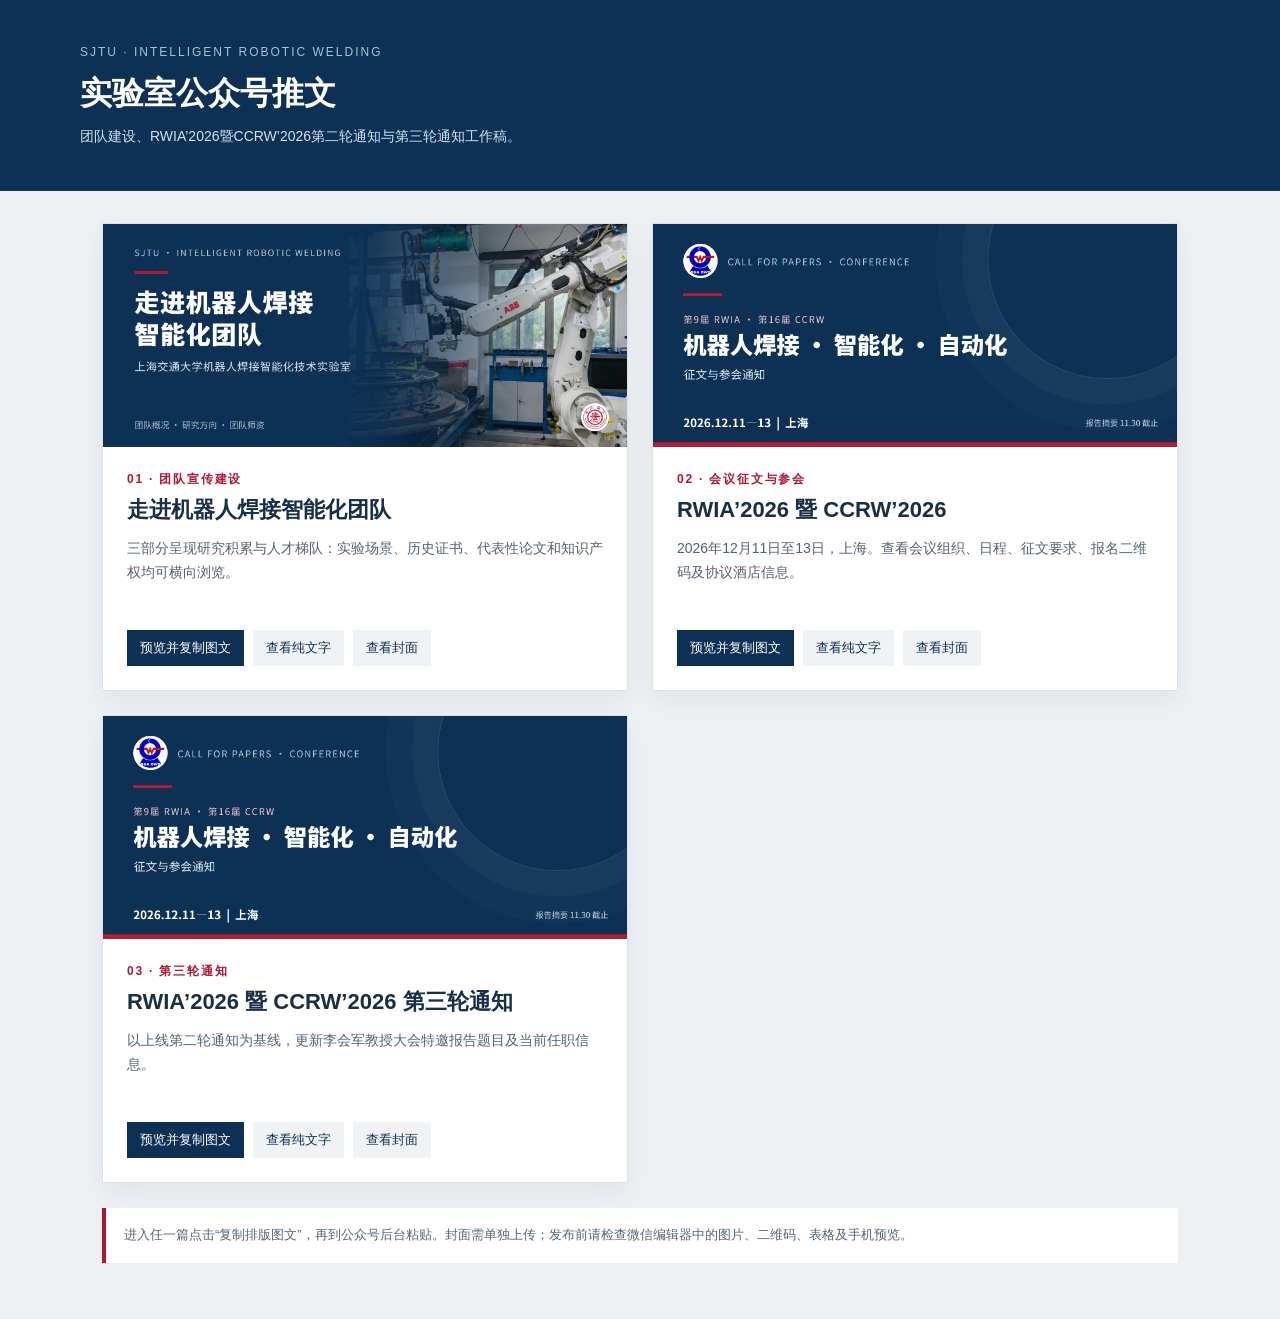
<file: index.html>
<!doctype html>
<html lang="zh-CN"><head><meta charset="utf-8"><meta name="viewport" content="width=device-width,initial-scale=1"><title>实验室公众号推文预览</title><style>
*{box-sizing:border-box}body{margin:0;background:#edf1f4;color:#182f47;font-family:'PingFang SC','Microsoft YaHei',Arial,sans-serif}header{padding:42px max(24px,calc((100vw - 1120px)/2));background:#0d3155;color:#fff}header .eyebrow{margin:0 0 11px;color:#a9c1d6;font-size:12px;letter-spacing:2px}h1{margin:0;font-size:32px;line-height:1.25}header p{margin:12px 0 0;color:#d3e1ed;font-size:14px;line-height:1.7}main{max-width:1120px;margin:32px auto 56px;padding:0 22px}.grid{display:grid;grid-template-columns:repeat(2,minmax(0,1fr));gap:24px}.card{background:#fff;border:1px solid #dbe3e9;box-shadow:0 10px 25px rgba(11,42,67,.06);overflow:hidden}.card img{display:block;width:100%;aspect-ratio:900/383;object-fit:cover}.inner{padding:24px}.tag{margin:0;color:#ad1933;font-size:12px;font-weight:700;letter-spacing:1.8px}h2{margin:7px 0 10px;font-size:22px;line-height:1.4}.desc{min-height:76px;margin:0;color:#506375;font-size:14px;line-height:1.75}.actions{display:flex;flex-wrap:wrap;gap:9px;margin-top:18px}.actions a{padding:9px 13px;background:#0d3155;color:white;text-decoration:none;font-size:13px}.actions a.alt{background:#eff3f6;color:#0d3155}.note{margin:25px 0 0;padding:16px 18px;background:#fff;border-left:4px solid #ad1933;color:#526678;font-size:13px;line-height:1.75}@media(max-width:720px){header{padding:34px 20px}h1{font-size:27px}main{margin-top:20px;padding:0 14px}.grid{grid-template-columns:1fr;gap:16px}.inner{padding:19px}.desc{min-height:0}}
</style></head><body><header><p class="eyebrow">SJTU · INTELLIGENT ROBOTIC WELDING</p><h1>实验室公众号推文</h1><p>团队建设、RWIA’2026暨CCRW’2026第二轮通知与第三轮通知工作稿。</p></header><main><div class="grid">
<section class="card"><img src="01_实验室团队/配图/团队封面.png" alt="实验室团队推文封面"><div class="inner"><p class="tag">01 · 团队宣传建设</p><h2>走进机器人焊接智能化团队</h2><p class="desc">三部分呈现研究积累与人才梯队：实验场景、历史证书、代表性论文和知识产权均可横向浏览。</p><div class="actions"><a href="01_实验室团队/公众号正文.html">预览并复制图文</a><a class="alt" href="01_实验室团队/正文可编辑.txt">查看纯文字</a><a class="alt" href="01_实验室团队/配图/团队封面.png">查看封面</a></div></div></section>
<section class="card"><img src="02_RWIA会议通知/配图/meeting-cover.png" alt="RWIA 2026会议推文封面"><div class="inner"><p class="tag">02 · 会议征文与参会</p><h2>RWIA’2026 暨 CCRW’2026</h2><p class="desc">2026年12月11日至13日，上海。查看会议组织、日程、征文要求、报名二维码及协议酒店信息。</p><div class="actions"><a href="02_RWIA会议通知/公众号正文.html">预览并复制图文</a><a class="alt" href="02_RWIA会议通知/正文可编辑.txt">查看纯文字</a><a class="alt" href="02_RWIA会议通知/配图/meeting-cover.png">查看封面</a></div></div></section>
<section class="card"><img src="03_RWIA会议通知_第三轮/配图/meeting-cover.png" alt="RWIA 2026第三轮通知封面"><div class="inner"><p class="tag">03 · 第三轮通知</p><h2>RWIA’2026 暨 CCRW’2026 第三轮通知</h2><p class="desc">以上线第二轮通知为基线，更新李会军教授大会特邀报告题目及当前任职信息。</p><div class="actions"><a href="03_RWIA会议通知_第三轮/公众号正文.html">预览并复制图文</a><a class="alt" href="03_RWIA会议通知_第三轮/正文可编辑.txt">查看纯文字</a><a class="alt" href="03_RWIA会议通知_第三轮/配图/meeting-cover.png">查看封面</a></div></div></section>
</div><p class="note">进入任一篇点击“复制排版图文”，再到公众号后台粘贴。封面需单独上传；发布前请检查微信编辑器中的图片、二维码、表格及手机预览。</p></main></body></html>
</file>
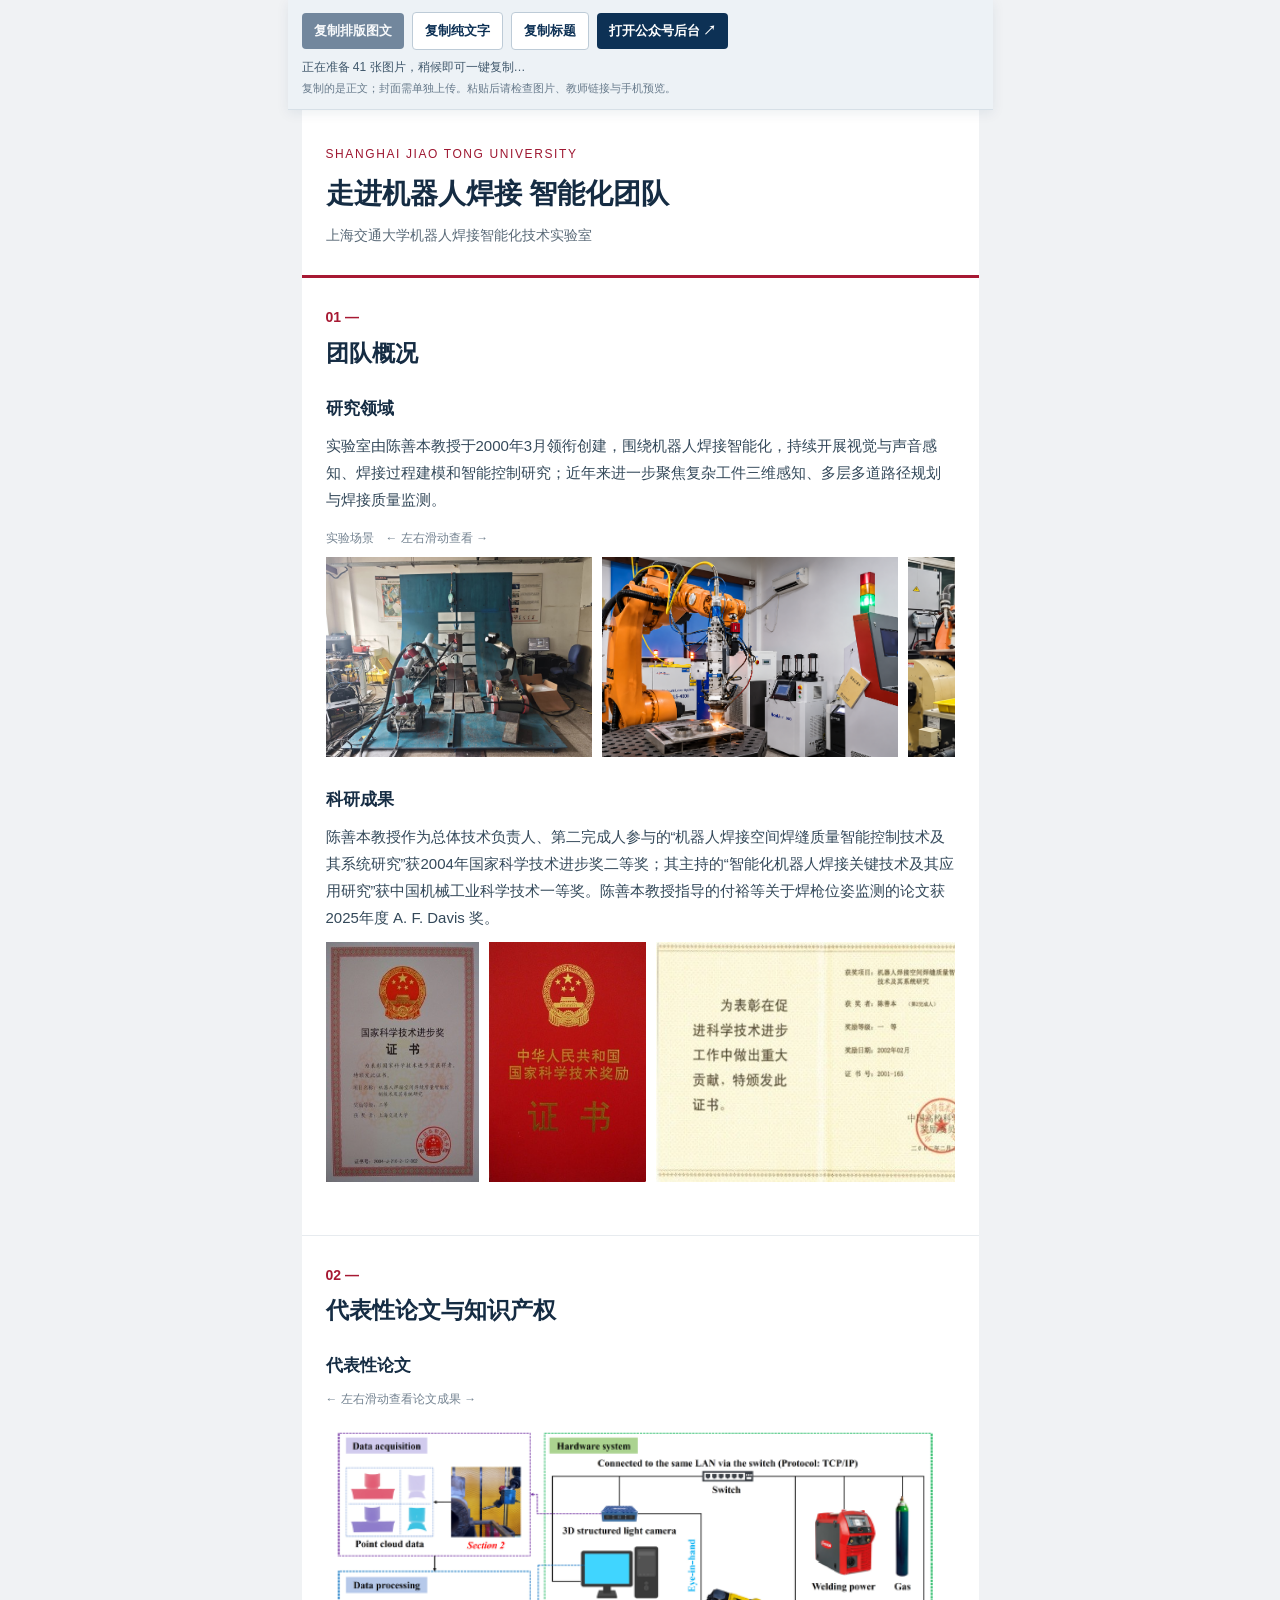
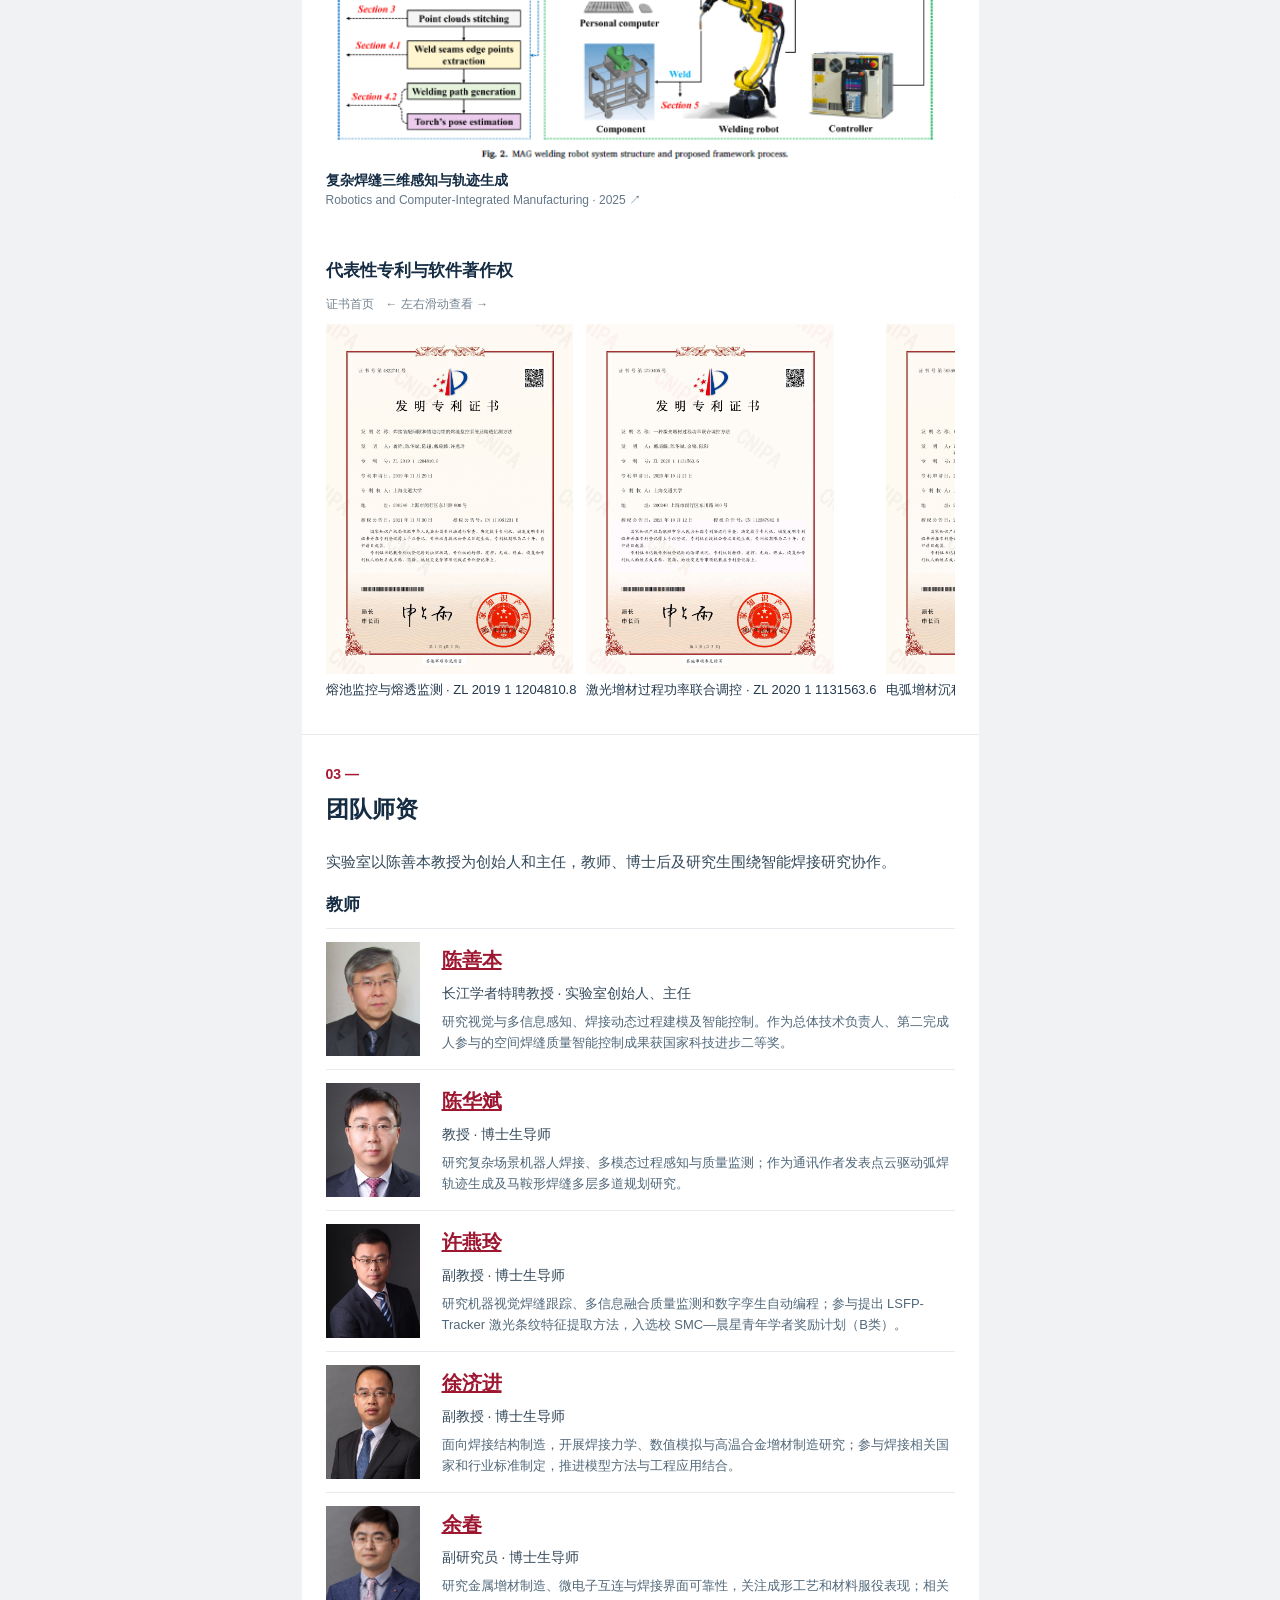
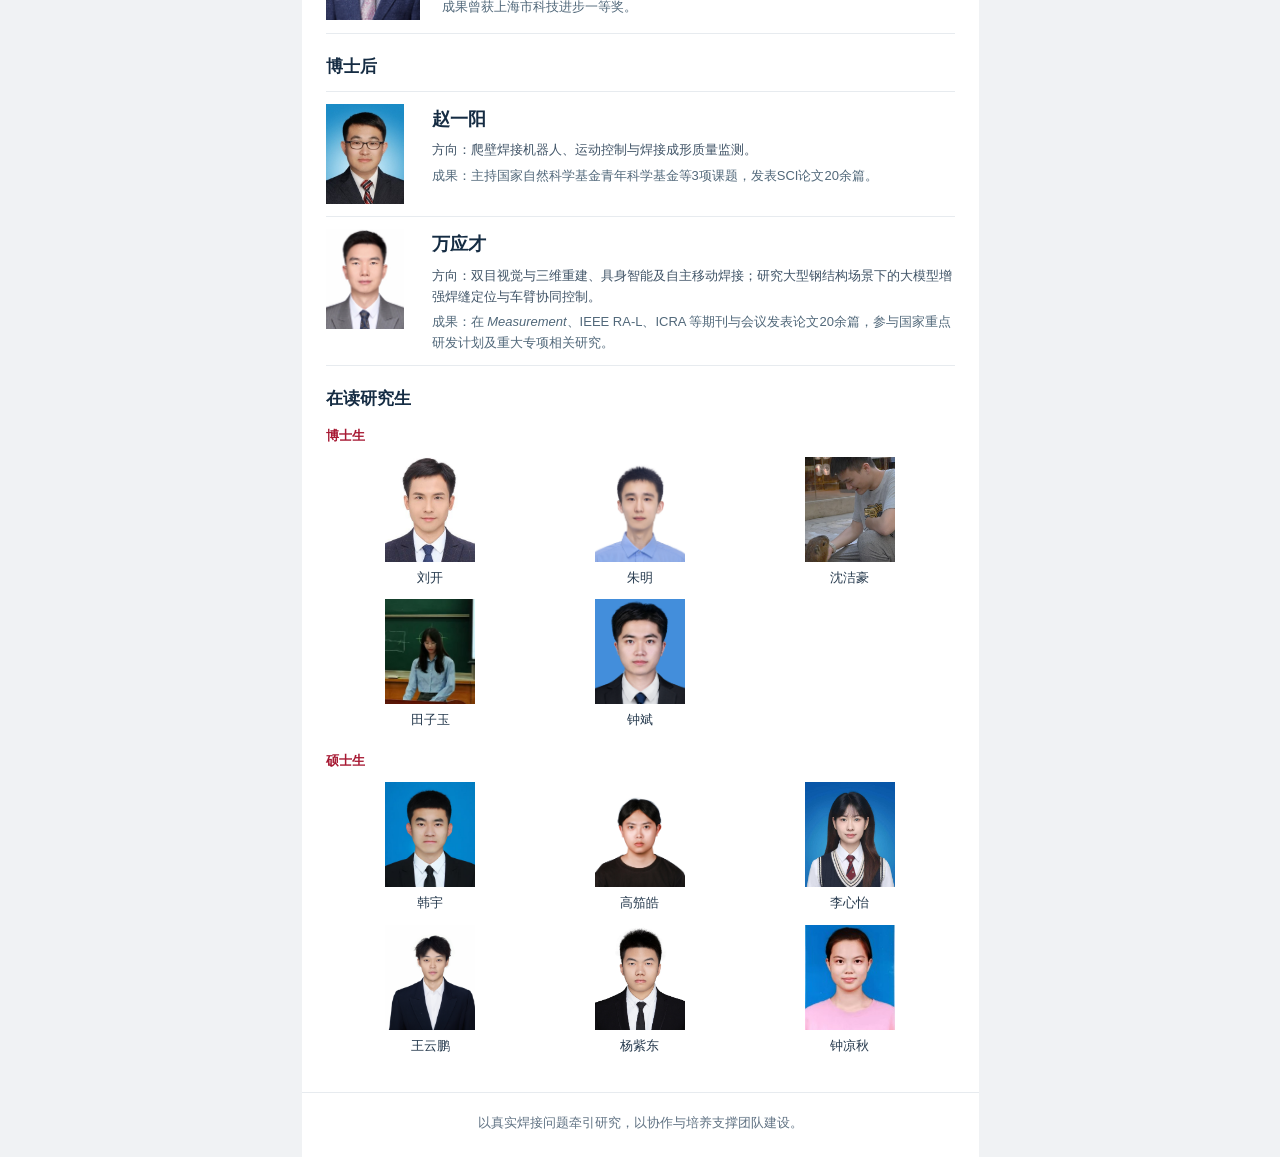
<file: 01_实验室团队/公众号正文.html>
<!doctype html>
<html lang="zh-CN">
<head>
  <meta charset="utf-8">
  <meta name="viewport" content="width=device-width,initial-scale=1">
  <title>走进上海交大机器人焊接智能化团队</title>
  <link rel="stylesheet" href="../publish-helper.css">
</head>
<body style="margin:0;background:#f0f2f4;color:#273746;font-family:'PingFang SC','Microsoft YaHei',Arial,sans-serif;">
<div class="publish-toolbar" data-publish-toolbar><div class="publish-actions"><button type="button" data-copy-rich disabled>复制排版图文</button><button type="button" class="publish-secondary" data-copy-text>复制纯文字</button><button type="button" class="publish-secondary" data-copy-title>复制标题</button><a href="https://mp.weixin.qq.com/" target="_blank" rel="noopener noreferrer">打开公众号后台 ↗</a></div><p class="publish-status" data-copy-status role="status" aria-live="polite">正在准备图文…</p><p class="publish-note">复制的是正文；封面需单独上传。粘贴后请检查图片、教师链接与手机预览。</p></div>
<article id="wechat-article" style="max-width:677px;margin:0 auto;background:#fff;line-height:1.8;overflow:hidden;">
  <header style="padding:34px 24px 27px;border-bottom:3px solid #a71933;">
    <p style="margin:0 0 9px;color:#9e1731;font-size:12px;letter-spacing:1.6px;">SHANGHAI JIAO TONG UNIVERSITY</p>
    <h1 style="margin:0;color:#152c43;font-size:20px;font-size:clamp(20px,6.4vw,28px);line-height:1.4;white-space:nowrap;">走进机器人焊接 智能化团队</h1>
    <p style="margin:10px 0 0;color:#5a6a78;font-size:14px;">上海交通大学机器人焊接智能化技术实验室</p>
  </header>

  <section style="padding:27px 24px 27px;" data-section="overview">
    <p style="margin:0;color:#a71933;font-size:14px;font-weight:700;">01 —</p>
    <h2 style="margin:2px 0 20px;color:#152c43;font-size:23px;">团队概况</h2>
    <h3 style="margin:0 0 7px;color:#152c43;font-size:17px;">研究领域</h3>
    <p style="margin:0 0 15px;color:#34495a;font-size:15px;">实验室由陈善本教授于2000年3月领衔创建，围绕机器人焊接智能化，持续开展视觉与声音感知、焊接过程建模和智能控制研究；近年来进一步聚焦复杂工件三维感知、多层多道路径规划与焊接质量监测。</p>
    <p style="margin:0 0 8px;color:#748391;font-size:12px;">实验场景　← 左右滑动查看 →</p>
    <div data-carousel="lab" style="width:100%;overflow-x:auto;overflow-y:hidden;white-space:nowrap;-webkit-overflow-scrolling:touch;scroll-snap-type:x proximity;margin:0 0 22px;padding:0 0 6px;">
      <section style="display:inline-block;vertical-align:top;width:83%;max-width:355px;margin-right:10px;white-space:normal;scroll-snap-align:start;"><img src="配图/dual-robot-workcell.jpg" alt="双机器人焊接实验平台" style="display:block;width:100%;height:200px;object-fit:contain;background:#f8fafb;"></section>
      <section style="display:inline-block;vertical-align:top;width:83%;max-width:355px;margin-right:10px;white-space:normal;scroll-snap-align:start;"><img src="配图/kuka-laser-workstation.png" alt="KUKA 激光焊接工作站" style="display:block;width:100%;height:200px;object-fit:contain;background:#f8fafb;"></section>
      <section style="display:inline-block;vertical-align:top;width:83%;max-width:355px;margin-right:10px;white-space:normal;scroll-snap-align:start;"><img src="配图/industrial-lab-2.png" alt="工业机器人焊接实验设备" style="display:block;width:100%;height:200px;object-fit:contain;background:#f8fafb;"></section>
      <section style="display:inline-block;vertical-align:top;width:83%;max-width:355px;margin-right:10px;white-space:normal;scroll-snap-align:start;"><img src="配图/industrial-lab-3.png" alt="机器人焊接研究平台" style="display:block;width:100%;height:200px;object-fit:contain;background:#f8fafb;"></section>
      <section style="display:inline-block;vertical-align:top;width:83%;max-width:355px;margin-right:10px;white-space:normal;scroll-snap-align:start;"><img src="配图/industrial-lab-1.png" alt="机器人焊接实验室" style="display:block;width:100%;height:200px;object-fit:contain;background:#f8fafb;"></section>
      <section style="display:inline-block;vertical-align:top;width:83%;max-width:355px;white-space:normal;scroll-snap-align:start;"><img src="配图/lab-workspace.jpg" alt="团队科研办公空间" style="display:block;width:100%;height:200px;object-fit:contain;background:#f8fafb;"></section>
    </div>
    <h3 style="margin:0 0 7px;color:#152c43;font-size:17px;">科研成果</h3>
    <p style="margin:0 0 11px;color:#34495a;font-size:15px;">陈善本教授作为总体技术负责人、第二完成人参与的“机器人焊接空间焊缝质量智能控制技术及其系统研究”获2004年国家科学技术进步奖二等奖；其主持的“智能化机器人焊接关键技术及其应用研究”获中国机械工业科学技术一等奖。陈善本教授指导的付裕等关于焊枪位姿监测的论文获2025年度 A. F. Davis 奖。</p>
    <div data-carousel="awards" style="width:100%;overflow-x:auto;overflow-y:hidden;white-space:nowrap;-webkit-overflow-scrolling:touch;scroll-snap-type:x proximity;margin:0 0 20px;padding:0 0 6px;">
      <section style="display:inline-block;vertical-align:top;width:75%;max-width:260px;margin-right:10px;white-space:normal;scroll-snap-align:start;"><img src="配图/award-2004-institution.jpg" alt="国家科学技术进步奖二等奖上海交通大学获奖证书" style="display:block;width:100%;height:240px;object-fit:contain;background:#f8f8f8;"></section>
      <section style="display:inline-block;vertical-align:top;width:75%;max-width:260px;margin-right:10px;white-space:normal;scroll-snap-align:start;"><img src="配图/award-archive-2.jpg" alt="国家科学技术奖励证书封面" style="display:block;width:100%;height:240px;object-fit:contain;background:#f8f8f8;"></section>
      <section style="display:inline-block;vertical-align:top;width:75%;max-width:260px;margin-right:10px;white-space:normal;scroll-snap-align:start;"><img src="配图/award-archive-4.jpg" alt="科学技术进步贡献证书" style="display:block;width:100%;height:240px;object-fit:contain;background:#f8f8f8;"></section>
      <section style="display:inline-block;vertical-align:top;width:75%;max-width:260px;margin-right:10px;white-space:normal;scroll-snap-align:start;"><img src="配图/award-archive-5.jpg" alt="国防科学技术奖证书" style="display:block;width:100%;height:240px;object-fit:contain;background:#f8f8f8;"></section>
      <section style="display:inline-block;vertical-align:top;width:75%;max-width:260px;margin-right:10px;white-space:normal;scroll-snap-align:start;"><img src="配图/award-automation-welding.jpg" alt="自动化焊接技术研究相关国防科学技术奖证书" style="display:block;width:100%;height:240px;object-fit:contain;background:#f8f8f8;"></section>
      <section style="display:inline-block;vertical-align:top;width:75%;max-width:260px;margin-right:10px;white-space:normal;scroll-snap-align:start;"><img src="配图/award-archive-8.jpg" alt="上海市发明创造专利奖证书" style="display:block;width:100%;height:240px;object-fit:contain;background:#f8f8f8;"></section>
      <section style="display:inline-block;vertical-align:top;width:75%;max-width:260px;margin-right:10px;white-space:normal;scroll-snap-align:start;"><img src="配图/award-archive-9.jpg" alt="国家科学技术进步奖证书" style="display:block;width:100%;height:240px;object-fit:contain;background:#f8f8f8;"></section>
      <section style="display:inline-block;vertical-align:top;width:75%;max-width:260px;white-space:normal;scroll-snap-align:start;"><img src="配图/award-archive-10.jpg" alt="上海市科学技术进步奖证书" style="display:block;width:100%;height:240px;object-fit:contain;background:#f8f8f8;"></section>
    </div>
  </section>

  <section style="padding:27px 24px;border-top:1px solid #e7ebef;" data-section="research">
    <p style="margin:0;color:#a71933;font-size:14px;font-weight:700;">02 —</p>
    <h2 style="margin:2px 0 20px;color:#152c43;font-size:23px;">代表性论文与知识产权</h2>
    <h3 style="margin:0 0 7px;color:#152c43;font-size:17px;">代表性论文</h3>
    <p style="margin:0 0 9px;color:#748391;font-size:12px;">← 左右滑动查看论文成果 →</p>
    <div data-carousel="papers" style="width:100%;overflow-x:auto;overflow-y:hidden;white-space:nowrap;-webkit-overflow-scrolling:touch;scroll-snap-type:x proximity;margin:0 0 26px;padding:0 0 7px;">
      <section style="display:inline-block;vertical-align:top;box-sizing:border-box;width:86%;max-width:390px;margin-right:10px;white-space:normal;scroll-snap-align:start;"><img src="配图/paper-selected-rcim.png" alt="复杂相贯接头点云采集、路径生成与机器人弧焊系统图" style="display:block;width:100%;height:205px;object-fit:contain;background:#f8fafb;"><a href="https://doi.org/10.1016/j.rcim.2025.103022" target="_blank" rel="noopener noreferrer" style="display:block;margin-top:7px;color:#152c43;text-decoration:none;"><strong style="display:block;font-size:14px;line-height:1.5;">复杂焊缝三维感知与轨迹生成</strong><span style="display:block;color:#647789;font-size:12px;line-height:1.5;">Robotics and Computer-Integrated Manufacturing · 2025 ↗</span></a></section>
      <section style="display:inline-block;vertical-align:top;box-sizing:border-box;width:86%;max-width:390px;margin-right:10px;white-space:normal;scroll-snap-align:start;"><img src="配图/paper-selected-jmp.png" alt="马鞍形焊缝多层多道路径规划示意图" style="display:block;width:100%;height:205px;object-fit:contain;background:#f8fafb;"><a href="https://doi.org/10.1016/j.jmapro.2025.03.071" target="_blank" rel="noopener noreferrer" style="display:block;margin-top:7px;color:#152c43;text-decoration:none;"><strong style="display:block;font-size:14px;line-height:1.5;">马鞍形焊缝多层多道规划</strong><span style="display:block;color:#647789;font-size:12px;line-height:1.5;">Journal of Manufacturing Processes · 2025 ↗</span></a></section>
      <section style="display:inline-block;vertical-align:top;box-sizing:border-box;width:86%;max-width:390px;margin-right:10px;white-space:normal;scroll-snap-align:start;"><img src="配图/paper-selected-ieee.png" alt="激光视觉焊缝跟踪系统示意图" style="display:block;width:100%;height:205px;object-fit:contain;background:#f8fafb;"><a href="https://doi.org/10.1109/TIE.2023.3243265" target="_blank" rel="noopener noreferrer" style="display:block;margin-top:7px;color:#152c43;text-decoration:none;"><strong style="display:block;font-size:14px;line-height:1.5;">激光视觉焊缝跟踪</strong><span style="display:block;color:#647789;font-size:12px;line-height:1.5;">IEEE Transactions on Industrial Electronics · 2024 ↗</span></a></section>
      <section style="display:inline-block;vertical-align:top;box-sizing:border-box;width:86%;max-width:390px;margin-right:10px;white-space:normal;scroll-snap-align:start;"><img src="配图/paper-selected-mssp.png" alt="MAG 焊接典型熔池形态与缺陷示意图" style="display:block;width:100%;height:205px;object-fit:contain;background:#f8fafb;"><a href="https://doi.org/10.1016/j.ymssp.2024.112056" target="_blank" rel="noopener noreferrer" style="display:block;margin-top:7px;color:#152c43;text-decoration:none;"><strong style="display:block;font-size:14px;line-height:1.5;">MAG 焊接缺陷与质量评估</strong><span style="display:block;color:#647789;font-size:12px;line-height:1.5;">Mechanical Systems and Signal Processing · 2025 ↗</span></a></section>
      <section style="display:inline-block;vertical-align:top;box-sizing:border-box;width:86%;max-width:390px;white-space:normal;scroll-snap-align:start;"><img src="配图/paper-selected-welding-journal.png" alt="移动焊接机器人双目视觉、语义与几何融合及 TCP 位姿生成图" style="display:block;width:100%;height:205px;object-fit:contain;background:#f8fafb;"><a href="https://link.cnki.net/urlid/23.1178.TG.20260914.1025.002" target="_blank" rel="noopener noreferrer" style="display:block;margin-top:7px;color:#152c43;text-decoration:none;"><strong style="display:block;font-size:14px;line-height:1.5;">具身智能焊前感知与 TCP 位姿生成</strong><span style="display:block;color:#647789;font-size:12px;line-height:1.5;">《焊接学报》· 2026 网络首发 ↗</span></a></section>
    </div>
    <h3 style="margin:0 0 7px;color:#152c43;font-size:17px;">代表性专利与软件著作权</h3>
    <p style="margin:0 0 9px;color:#748391;font-size:12px;">证书首页　← 左右滑动查看 →</p>
    <div data-carousel="ip" style="width:100%;overflow-x:auto;overflow-y:hidden;white-space:nowrap;-webkit-overflow-scrolling:touch;scroll-snap-type:x proximity;margin:0;padding:0 0 7px;">
      <section style="display:inline-block;vertical-align:top;box-sizing:border-box;width:83%;max-width:320px;margin-right:10px;white-space:normal;scroll-snap-align:start;"><img src="配图/patent-pool-monitor.png" alt="熔池监控与熔透监测发明专利证书首页" style="display:block;width:100%;height:350px;object-fit:contain;background:#f8fafb;"><span style="display:block;margin-top:6px;color:#24394e;font-size:13px;line-height:1.5;">熔池监控与熔透监测 · ZL 2019 1 1204810.8</span></section>
      <section style="display:inline-block;vertical-align:top;box-sizing:border-box;width:83%;max-width:320px;margin-right:10px;white-space:normal;scroll-snap-align:start;"><img src="配图/patent-laser-power.png" alt="激光增材过程功率联合调控发明专利证书首页" style="display:block;width:100%;height:350px;object-fit:contain;background:#f8fafb;"><span style="display:block;margin-top:6px;color:#24394e;font-size:13px;line-height:1.5;">激光增材过程功率联合调控 · ZL 2020 1 1131563.6</span></section>
      <section style="display:inline-block;vertical-align:top;box-sizing:border-box;width:83%;max-width:320px;margin-right:10px;white-space:normal;scroll-snap-align:start;"><img src="配图/patent-deposition.png" alt="电弧增材沉积质量判断发明专利证书首页" style="display:block;width:100%;height:350px;object-fit:contain;background:#f8fafb;"><span style="display:block;margin-top:6px;color:#24394e;font-size:13px;line-height:1.5;">电弧增材沉积质量判断 · ZL 2021 1 1481554.4</span></section>
      <section style="display:inline-block;vertical-align:top;box-sizing:border-box;width:83%;max-width:320px;white-space:normal;scroll-snap-align:start;"><img src="配图/copyright-weld-quality.png" alt="焊接在线质量评估软件著作权登记证书" style="display:block;width:100%;height:350px;object-fit:contain;background:#f8fafb;"><span style="display:block;margin-top:6px;color:#24394e;font-size:13px;line-height:1.5;">焊接在线质量评估软件 · 2025SR0851789</span></section>
    </div>
  </section>

  <section style="padding:27px 24px 30px;border-top:1px solid #e7ebef;" data-section="people">
    <p style="margin:0;color:#a71933;font-size:14px;font-weight:700;">03 —</p>
    <h2 style="margin:2px 0 18px;color:#152c43;font-size:23px;">团队师资</h2>
    <p style="margin:0 0 15px;color:#34495a;font-size:15px;">实验室以陈善本教授为创始人和主任，教师、博士后及研究生围绕智能焊接研究协作。</p>
    <h3 style="margin:0 0 7px;color:#152c43;font-size:17px;">教师</h3>
    <table role="presentation" style="width:100%;border-collapse:collapse;border-top:1px solid #e7ebef;"><tr><td style="width:105px;padding:13px 11px 13px 0;vertical-align:top;"><img src="配图/chen-shanben.jpg" alt="陈善本教授肖像" style="display:block;width:94px;height:114px;object-fit:cover;object-position:50% 25%;"></td><td style="padding:13px 0;vertical-align:top;"><a data-faculty="陈善本" href="https://smse.sjtu.edu.cn/people/detail_new/20305" target="_blank" rel="noopener noreferrer" style="display:inline-block;color:#9e1731;font-size:20px;font-weight:700;text-decoration:underline;">陈善本</a><span style="display:block;margin-top:3px;color:#34495a;font-size:14px;">长江学者特聘教授 · 实验室创始人、主任</span><span style="display:block;margin-top:6px;color:#51687a;font-size:13px;line-height:1.6;">研究视觉与多信息感知、焊接动态过程建模及智能控制。作为总体技术负责人、第二完成人参与的空间焊缝质量智能控制成果获国家科技进步二等奖。</span></td></tr></table>
    <table role="presentation" style="width:100%;border-collapse:collapse;border-top:1px solid #e7ebef;"><tr><td style="width:105px;padding:13px 11px 13px 0;vertical-align:top;"><img src="配图/chen-huabin.jpg" alt="陈华斌教授肖像" style="display:block;width:94px;height:114px;object-fit:cover;object-position:50% 20%;"></td><td style="padding:13px 0;vertical-align:top;"><a data-faculty="陈华斌" href="https://smse.sjtu.edu.cn/people/detail_new/20310" target="_blank" rel="noopener noreferrer" style="display:inline-block;color:#9e1731;font-size:20px;font-weight:700;text-decoration:underline;">陈华斌</a><span style="display:block;margin-top:3px;color:#34495a;font-size:14px;">教授 · 博士生导师</span><span style="display:block;margin-top:6px;color:#51687a;font-size:13px;line-height:1.6;">研究复杂场景机器人焊接、多模态过程感知与质量监测；作为通讯作者发表点云驱动弧焊轨迹生成及马鞍形焊缝多层多道规划研究。</span></td></tr></table>
    <table role="presentation" style="width:100%;border-collapse:collapse;border-top:1px solid #e7ebef;"><tr><td style="width:105px;padding:13px 11px 13px 0;vertical-align:top;"><img src="配图/xu-yanling.jpg" alt="许燕玲副教授肖像" style="display:block;width:94px;height:114px;object-fit:cover;object-position:50% 25%;"></td><td style="padding:13px 0;vertical-align:top;"><a data-faculty="许燕玲" href="https://smse.sjtu.edu.cn/people/detail_new/20308" target="_blank" rel="noopener noreferrer" style="display:inline-block;color:#9e1731;font-size:20px;font-weight:700;text-decoration:underline;">许燕玲</a><span style="display:block;margin-top:3px;color:#34495a;font-size:14px;">副教授 · 博士生导师</span><span style="display:block;margin-top:6px;color:#51687a;font-size:13px;line-height:1.6;">研究机器视觉焊缝跟踪、多信息融合质量监测和数字孪生自动编程；参与提出 LSFP-Tracker 激光条纹特征提取方法，入选校 SMC—晨星青年学者奖励计划（B类）。</span></td></tr></table>
    <table role="presentation" style="width:100%;border-collapse:collapse;border-top:1px solid #e7ebef;"><tr><td style="width:105px;padding:13px 11px 13px 0;vertical-align:top;"><img src="配图/xu-jijin.jpg" alt="徐济进副教授肖像" style="display:block;width:94px;height:114px;object-fit:cover;object-position:50% 25%;"></td><td style="padding:13px 0;vertical-align:top;"><a data-faculty="徐济进" href="https://smse.sjtu.edu.cn/people/detail_new/20307" target="_blank" rel="noopener noreferrer" style="display:inline-block;color:#9e1731;font-size:20px;font-weight:700;text-decoration:underline;">徐济进</a><span style="display:block;margin-top:3px;color:#34495a;font-size:14px;">副教授 · 博士生导师</span><span style="display:block;margin-top:6px;color:#51687a;font-size:13px;line-height:1.6;">面向焊接结构制造，开展焊接力学、数值模拟与高温合金增材制造研究；参与焊接相关国家和行业标准制定，推进模型方法与工程应用结合。</span></td></tr></table>
    <table role="presentation" style="width:100%;margin:0 0 18px;border-collapse:collapse;border-top:1px solid #e7ebef;border-bottom:1px solid #e7ebef;"><tr><td style="width:105px;padding:13px 11px 13px 0;vertical-align:top;"><img src="配图/yu-chun.jpg" alt="余春副研究员肖像" style="display:block;width:94px;height:114px;object-fit:cover;object-position:50% 25%;"></td><td style="padding:13px 0;vertical-align:top;"><a data-faculty="余春" href="https://smse.sjtu.edu.cn/people/detail_new/20309" target="_blank" rel="noopener noreferrer" style="display:inline-block;color:#9e1731;font-size:20px;font-weight:700;text-decoration:underline;">余春</a><span style="display:block;margin-top:3px;color:#34495a;font-size:14px;">副研究员 · 博士生导师</span><span style="display:block;margin-top:6px;color:#51687a;font-size:13px;line-height:1.6;">研究金属增材制造、微电子互连与焊接界面可靠性，关注成形工艺和材料服役表现；相关成果曾获上海市科技进步一等奖。</span></td></tr></table>
    <h3 style="margin:0 0 9px;color:#152c43;font-size:17px;">博士后</h3>
    <table role="presentation" style="width:100%;border-collapse:collapse;border-top:1px solid #e7ebef;"><tr><td style="width:94px;padding:12px 12px 12px 0;vertical-align:top;"><img src="配图/zhao-yiyang.jpg" alt="赵一阳博士后" style="display:block;width:78px;height:100px;object-fit:cover;"></td><td style="padding:11px 0;vertical-align:top;"><strong style="display:block;color:#152c43;font-size:18px;">赵一阳</strong><span style="display:block;margin-top:4px;color:#405467;font-size:13px;line-height:1.6;">方向：爬壁焊接机器人、运动控制与焊接成形质量监测。</span><span style="display:block;margin-top:5px;color:#51687a;font-size:13px;line-height:1.6;">成果：主持国家自然科学基金青年科学基金等3项课题，发表SCI论文20余篇。</span></td></tr></table>
    <table role="presentation" style="width:100%;margin:0 0 18px;border-collapse:collapse;border-top:1px solid #e7ebef;border-bottom:1px solid #e7ebef;"><tr><td style="width:94px;padding:12px 12px 12px 0;vertical-align:top;"><img src="配图/wan-yingcai.jpg" alt="万应才" style="display:block;width:78px;height:100px;object-fit:cover;"></td><td style="padding:11px 0;vertical-align:top;"><strong style="display:block;color:#152c43;font-size:18px;">万应才</strong><span style="display:block;margin-top:5px;color:#405467;font-size:13px;line-height:1.6;">方向：双目视觉与三维重建、具身智能及自主移动焊接；研究大型钢结构场景下的大模型增强焊缝定位与车臂协同控制。</span><span style="display:block;margin-top:5px;color:#51687a;font-size:13px;line-height:1.6;">成果：在 <em>Measurement</em>、IEEE RA-L、ICRA 等期刊与会议发表论文20余篇，参与国家重点研发计划及重大专项相关研究。</span></td></tr></table>
    <h3 style="margin:0 0 9px;color:#152c43;font-size:17px;">在读研究生</h3>
    <h4 style="margin:0 0 5px;color:#a71933;font-size:13px;">博士生</h4>
    <table role="presentation" style="width:100%;margin:0 0 12px;border-collapse:collapse;table-layout:fixed;" data-student-group="doctoral">
      <tr>
        <td style="width:33.33%;padding:5px 3px;text-align:center;vertical-align:top;"><img src="配图/liu-kai.png" alt="刘开" style="display:block;width:100%;max-width:90px;height:105px;object-fit:cover;object-position:50% 30%;margin:0 auto;"><span style="display:block;margin-top:4px;color:#24384c;font-size:13px;">刘开</span></td>
        <td style="width:33.33%;padding:5px 3px;text-align:center;vertical-align:top;"><img src="配图/zhu-ming.jpg" alt="朱明" style="display:block;width:100%;max-width:90px;height:105px;object-fit:cover;object-position:50% 30%;margin:0 auto;"><span style="display:block;margin-top:4px;color:#24384c;font-size:13px;">朱明</span></td>
        <td style="width:33.33%;padding:5px 3px;text-align:center;vertical-align:top;"><img src="配图/shen-jiehao.png" alt="沈洁豪" style="display:block;width:100%;max-width:90px;height:105px;object-fit:cover;object-position:50% 20%;margin:0 auto;"><span style="display:block;margin-top:4px;color:#24384c;font-size:13px;">沈洁豪</span></td>
      </tr>
      <tr>
        <td style="padding:5px 3px;text-align:center;vertical-align:top;"><img src="配图/tian-ziyu.jpg" alt="田子玉" style="display:block;width:100%;max-width:90px;height:105px;object-fit:cover;object-position:50% 30%;margin:0 auto;"><span style="display:block;margin-top:4px;color:#24384c;font-size:13px;">田子玉</span></td>
        <td style="padding:5px 3px;text-align:center;vertical-align:top;"><img src="配图/zhong-bin.png" alt="钟斌" style="display:block;width:100%;max-width:90px;height:105px;object-fit:cover;object-position:50% 30%;margin:0 auto;"><span style="display:block;margin-top:4px;color:#24384c;font-size:13px;">钟斌</span></td>
        <td style="padding:5px 3px;"></td>
      </tr>
    </table>
    <h4 style="margin:0 0 5px;color:#a71933;font-size:13px;">硕士生</h4>
    <table role="presentation" style="width:100%;margin:0;border-collapse:collapse;table-layout:fixed;" data-student-group="masters">
      <tr>
        <td style="width:33.33%;padding:5px 3px;text-align:center;vertical-align:top;"><img src="配图/han-yu.jpg" alt="韩宇" style="display:block;width:100%;max-width:90px;height:105px;object-fit:cover;object-position:50% 30%;margin:0 auto;"><span style="display:block;margin-top:4px;color:#24384c;font-size:13px;">韩宇</span></td>
        <td style="width:33.33%;padding:5px 3px;text-align:center;vertical-align:top;"><img src="配图/gao-jiahao.jpg" alt="高笳皓" style="display:block;width:100%;max-width:90px;height:105px;object-fit:cover;object-position:50% 40%;margin:0 auto;"><span style="display:block;margin-top:4px;color:#24384c;font-size:13px;">高笳皓</span></td>
        <td style="width:33.33%;padding:5px 3px;text-align:center;vertical-align:top;"><img src="配图/li-xinyi.jpg" alt="李心怡" style="display:block;width:100%;max-width:90px;height:105px;object-fit:cover;object-position:50% 30%;margin:0 auto;"><span style="display:block;margin-top:4px;color:#24384c;font-size:13px;">李心怡</span></td>
      </tr>
      <tr>
        <td style="padding:5px 3px;text-align:center;vertical-align:top;"><img src="配图/wang-yunpeng.png" alt="王云鹏" style="display:block;width:100%;max-width:90px;height:105px;object-fit:cover;object-position:50% 30%;margin:0 auto;"><span style="display:block;margin-top:4px;color:#24384c;font-size:13px;">王云鹏</span></td>
        <td style="padding:5px 3px;text-align:center;vertical-align:top;"><img src="配图/yang-zidong.jpg" alt="杨紫东" style="display:block;width:100%;max-width:90px;height:105px;object-fit:cover;object-position:50% 30%;margin:0 auto;"><span style="display:block;margin-top:4px;color:#24384c;font-size:13px;">杨紫东</span></td>
        <td style="padding:5px 3px;text-align:center;vertical-align:top;"><img src="配图/zhong-liangqiu.jpg" alt="钟凉秋" style="display:block;width:100%;max-width:90px;height:105px;object-fit:cover;object-position:50% 30%;margin:0 auto;"><span style="display:block;margin-top:4px;color:#24384c;font-size:13px;">钟凉秋</span></td>
      </tr>
    </table>
  </section>
  <footer style="padding:18px 24px 23px;border-top:1px solid #e7ebef;color:#607283;font-size:13px;text-align:center;">以真实焊接问题牵引研究，以协作与培养支撑团队建设。</footer>
</article>
<script src="../publish-helper.js" defer></script>
</body>
</html>
</file>
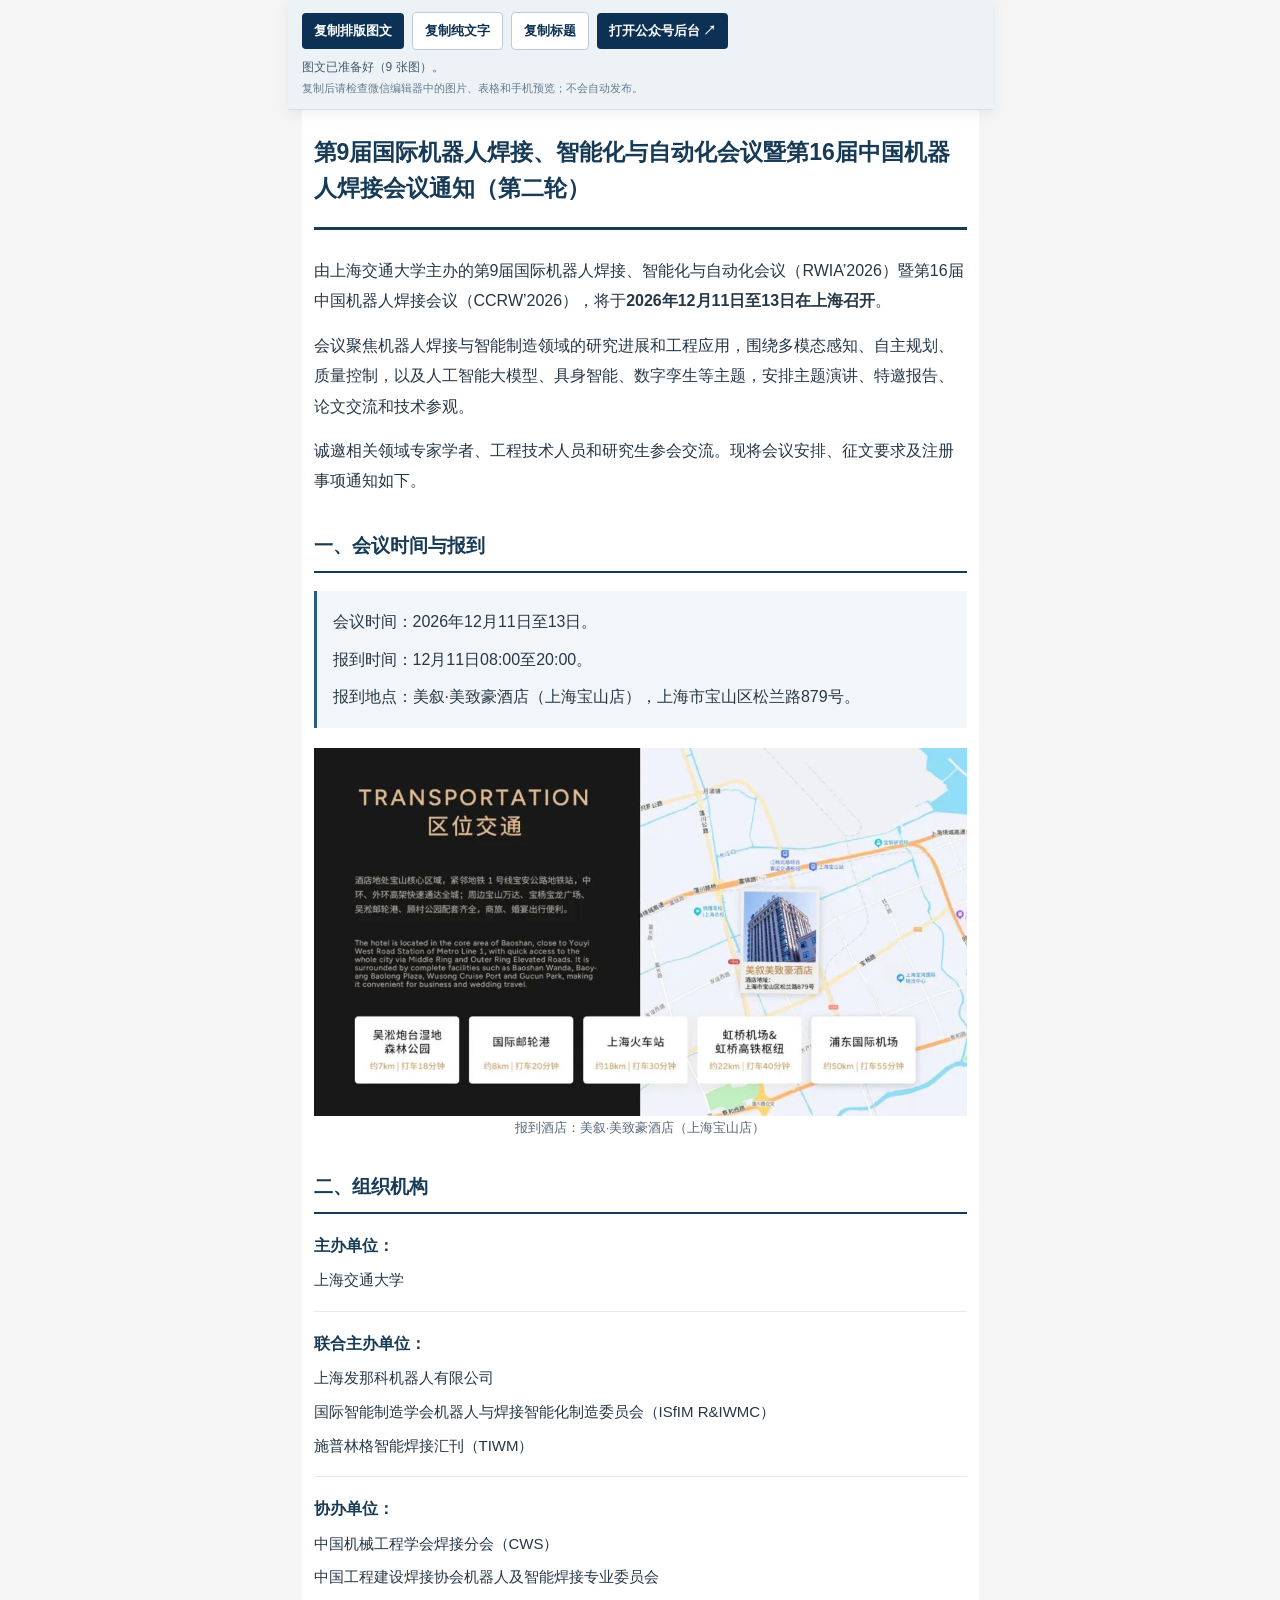
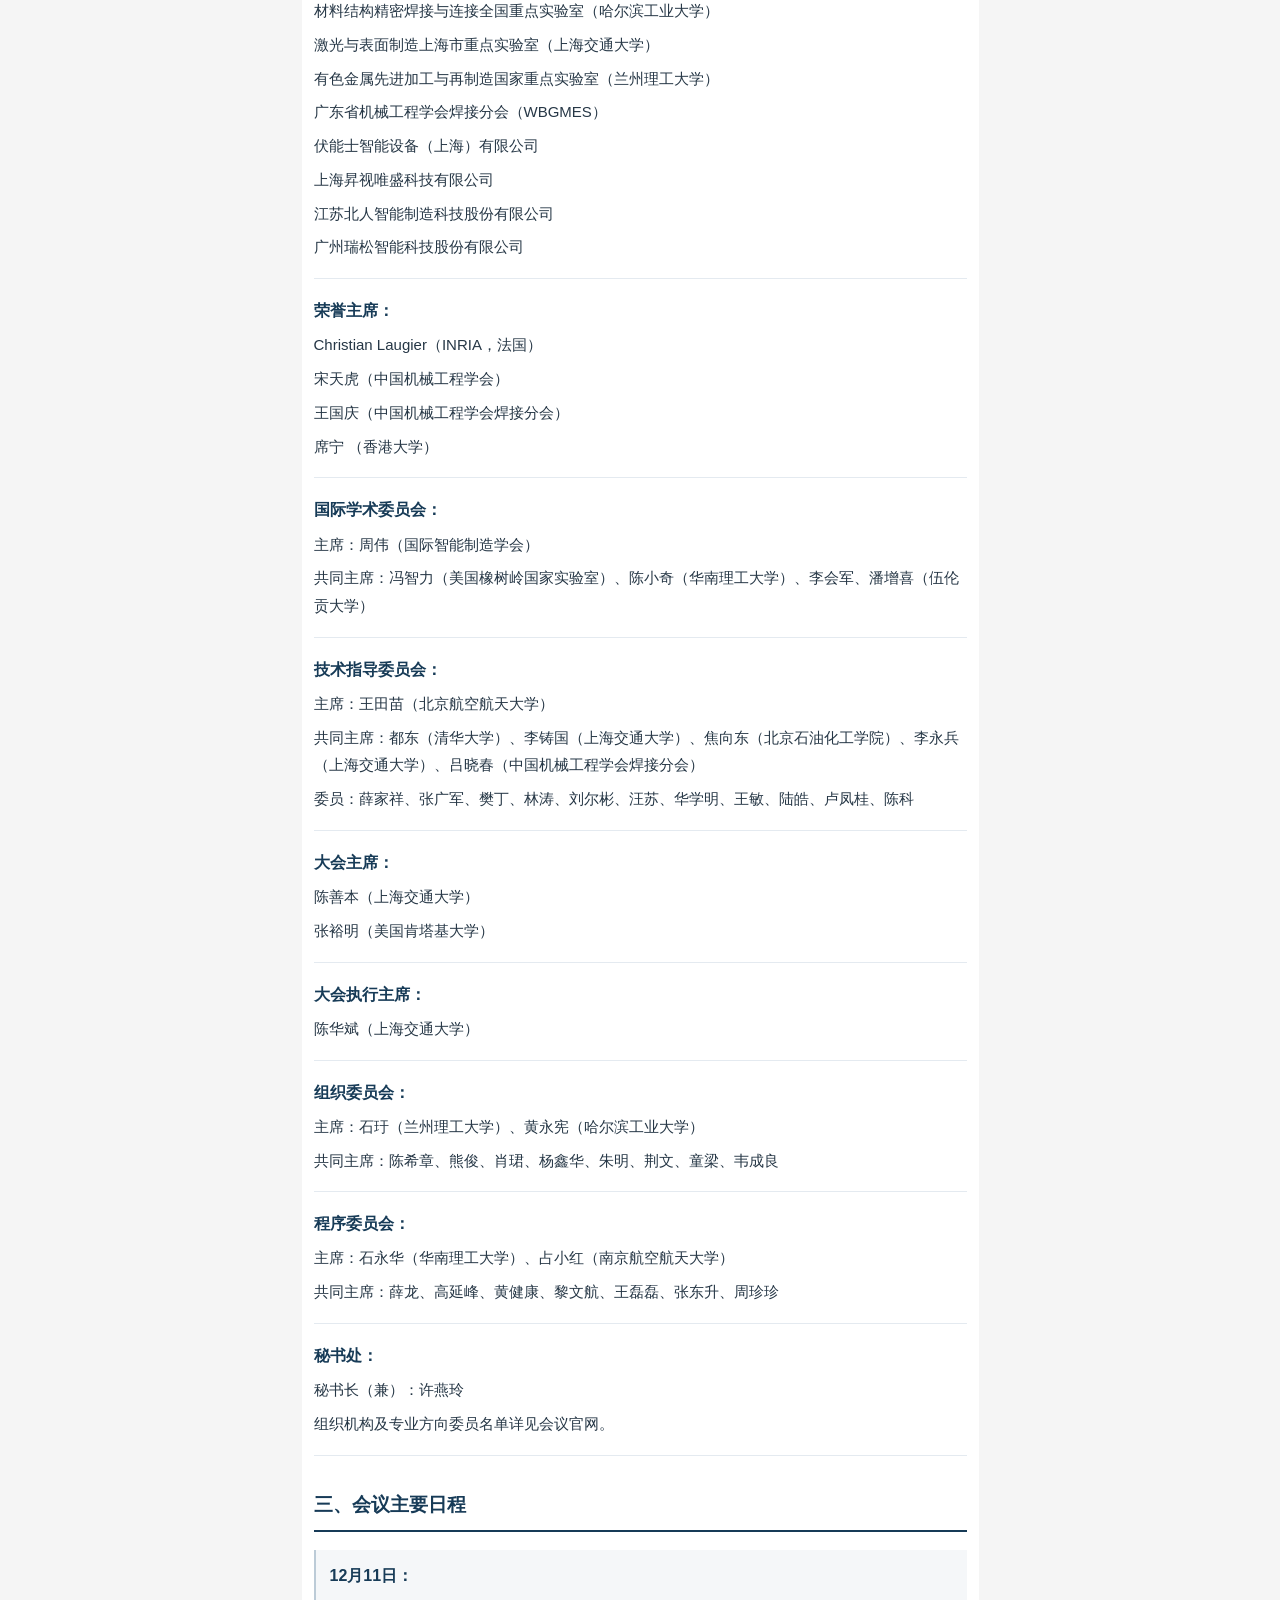
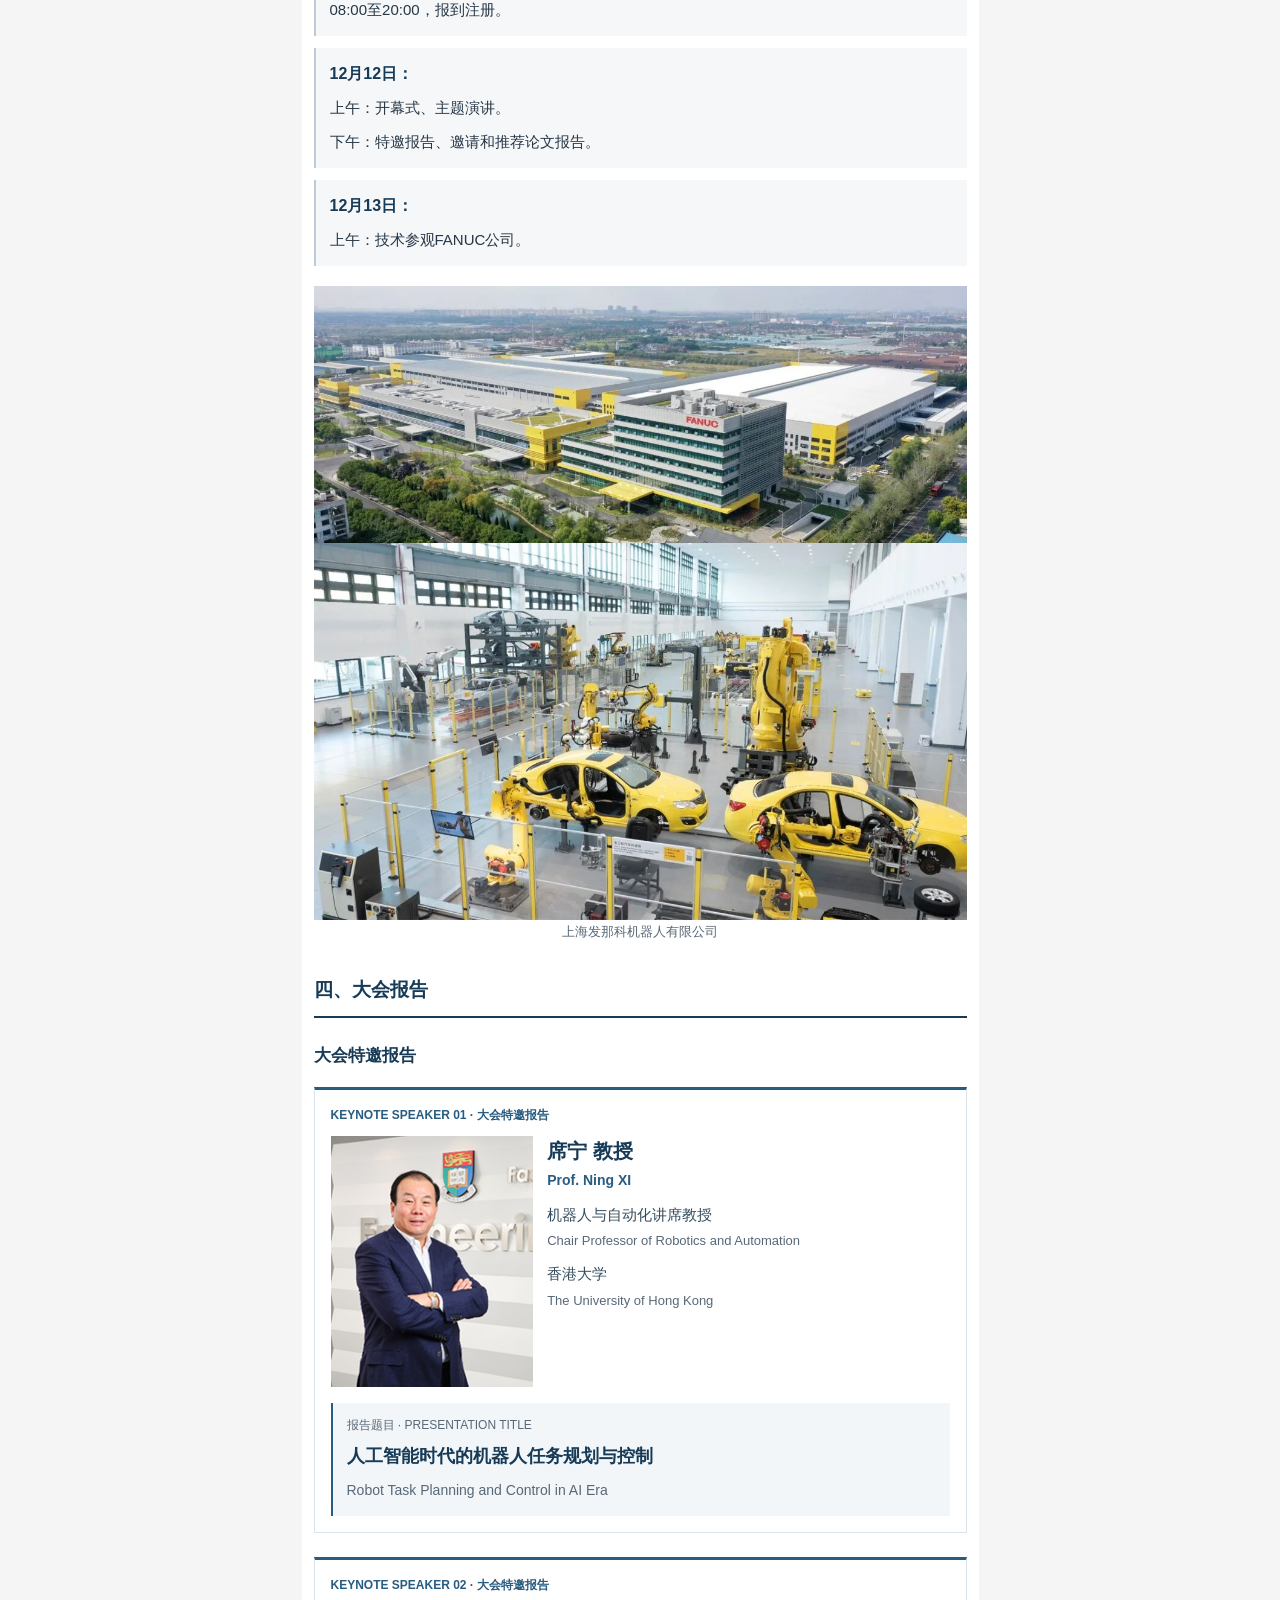
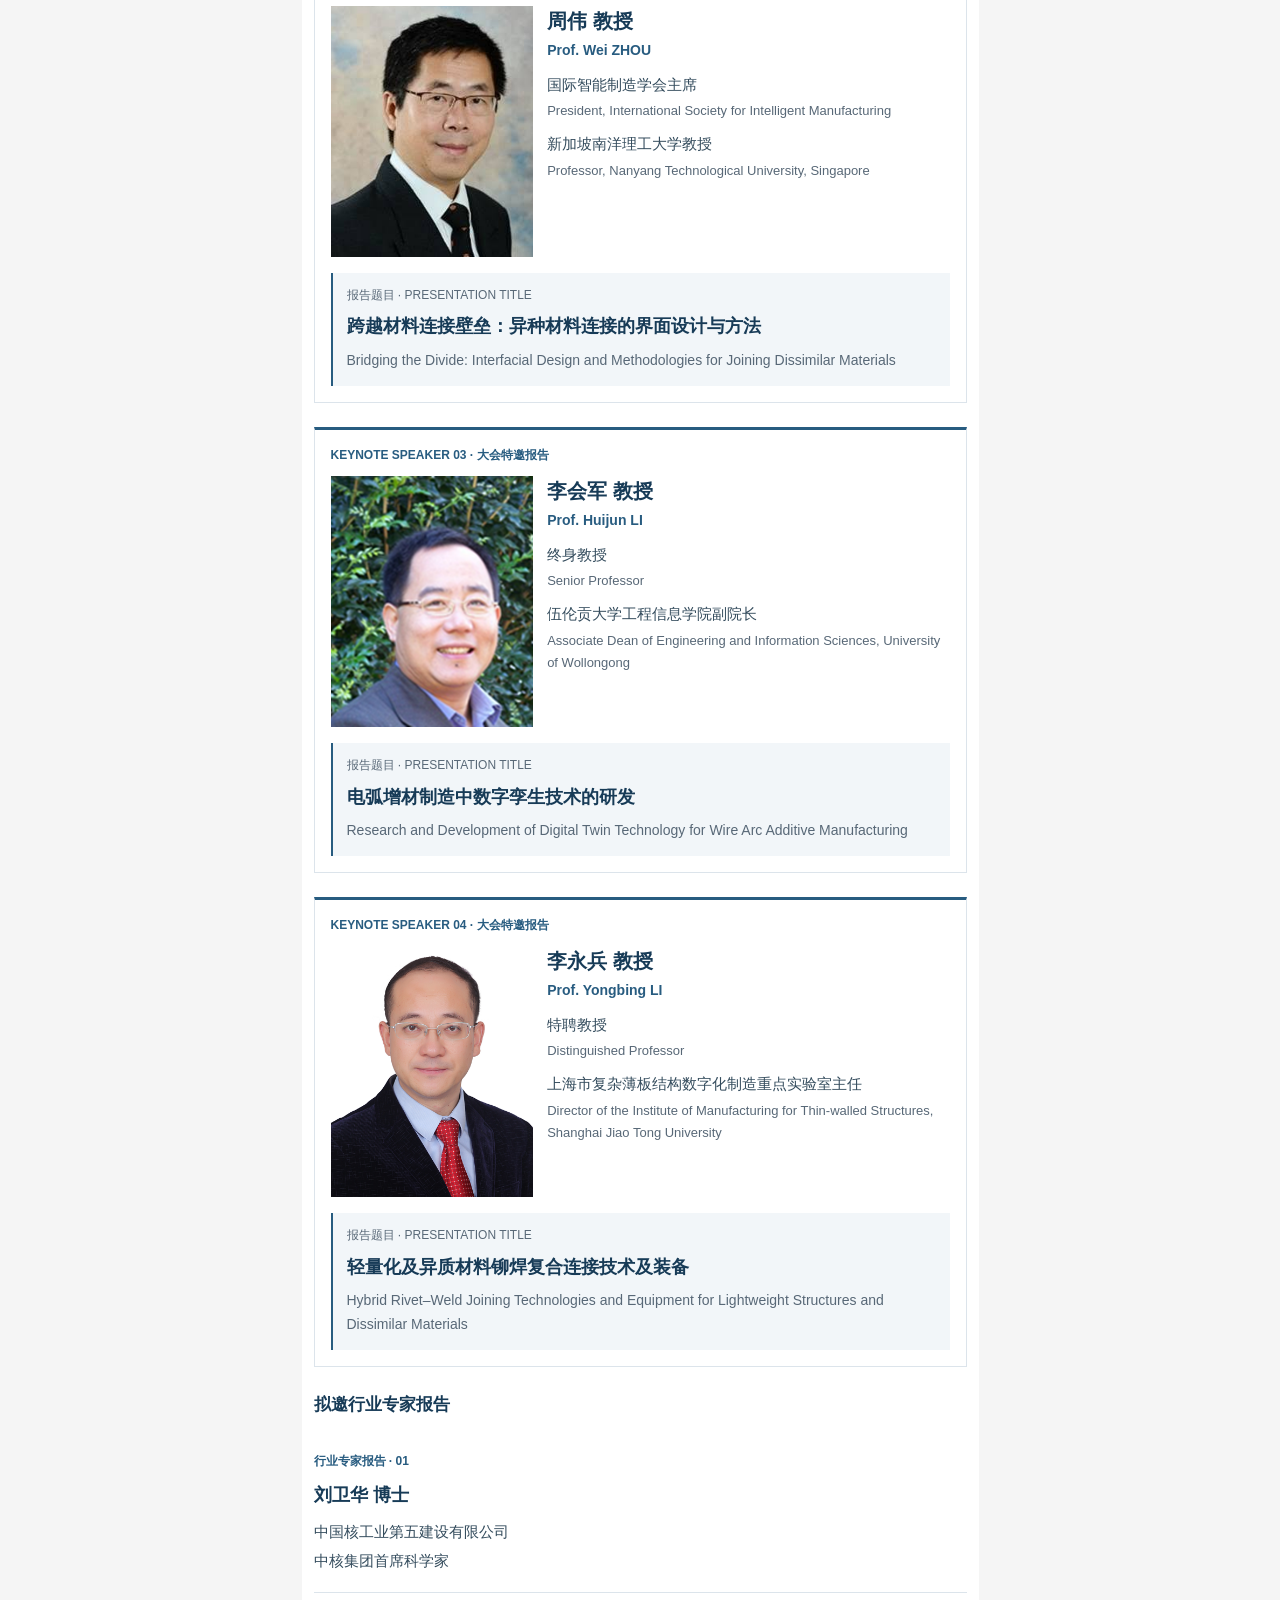
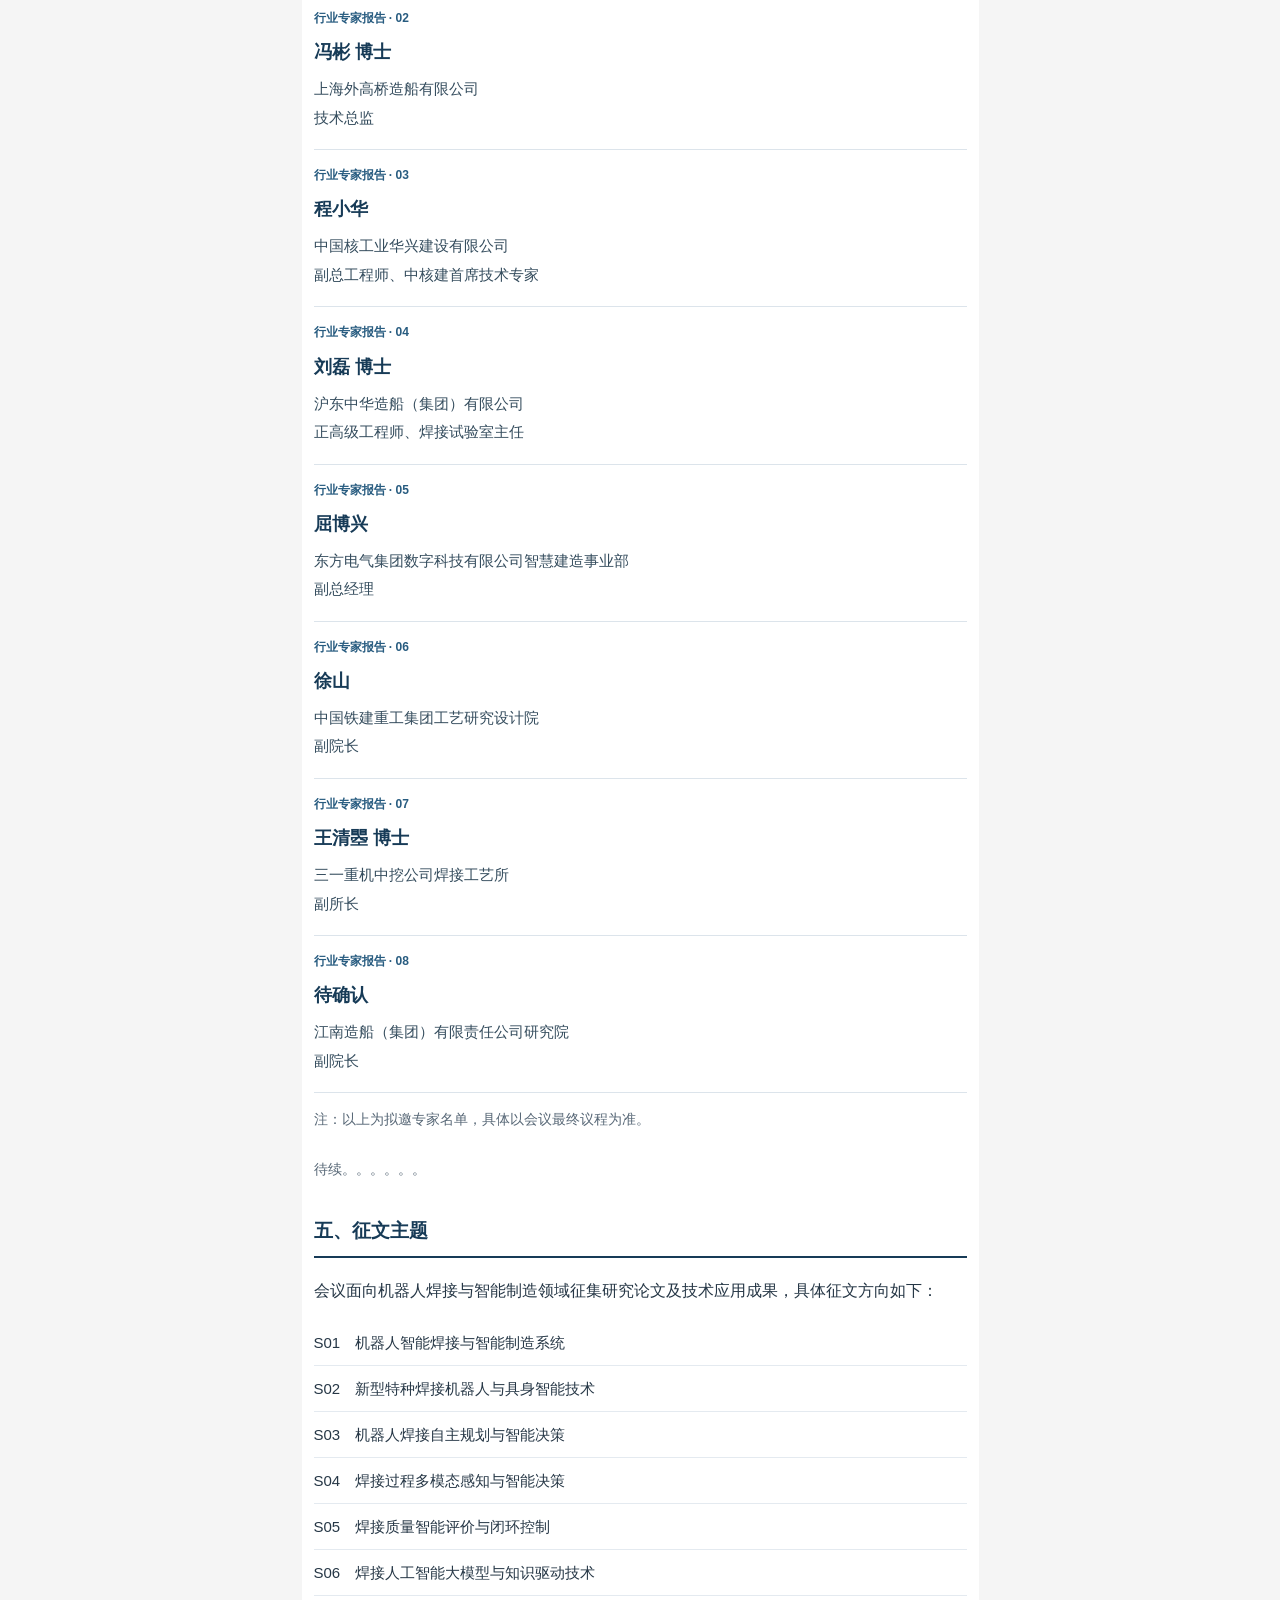
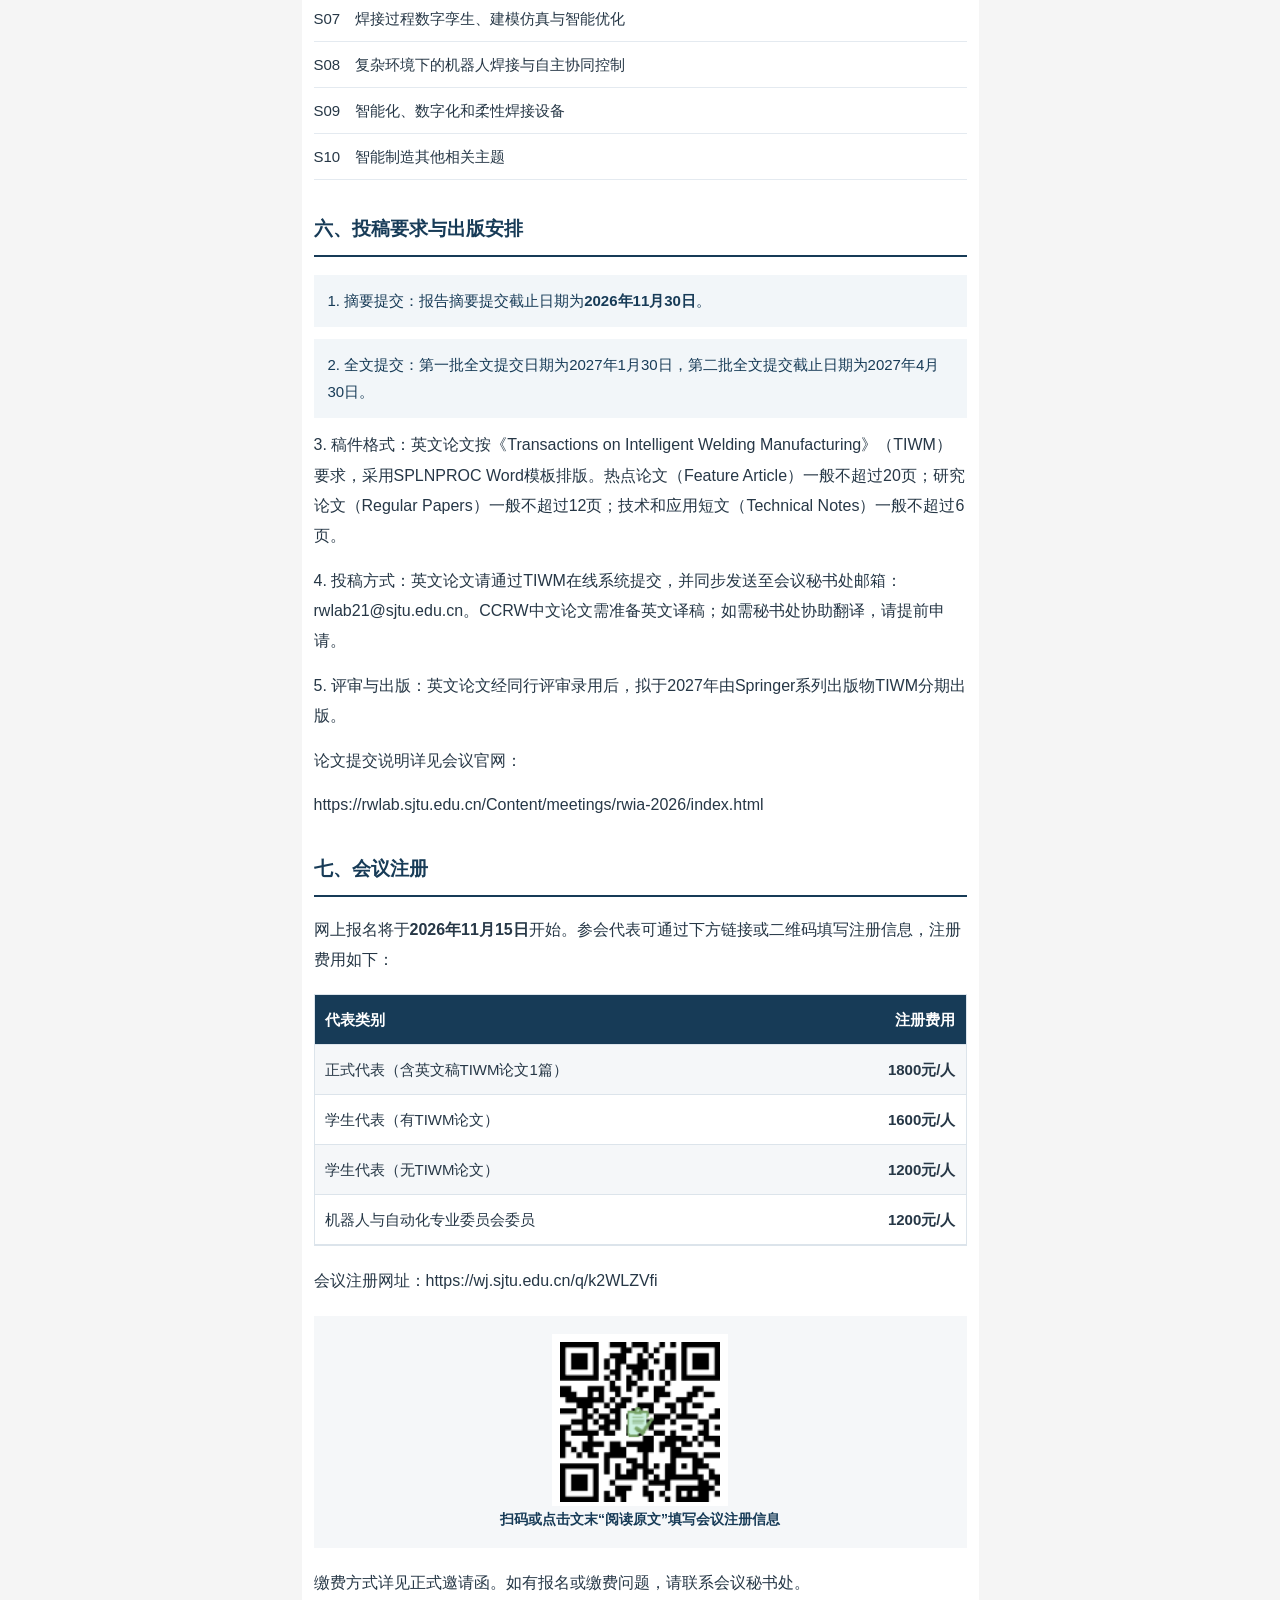
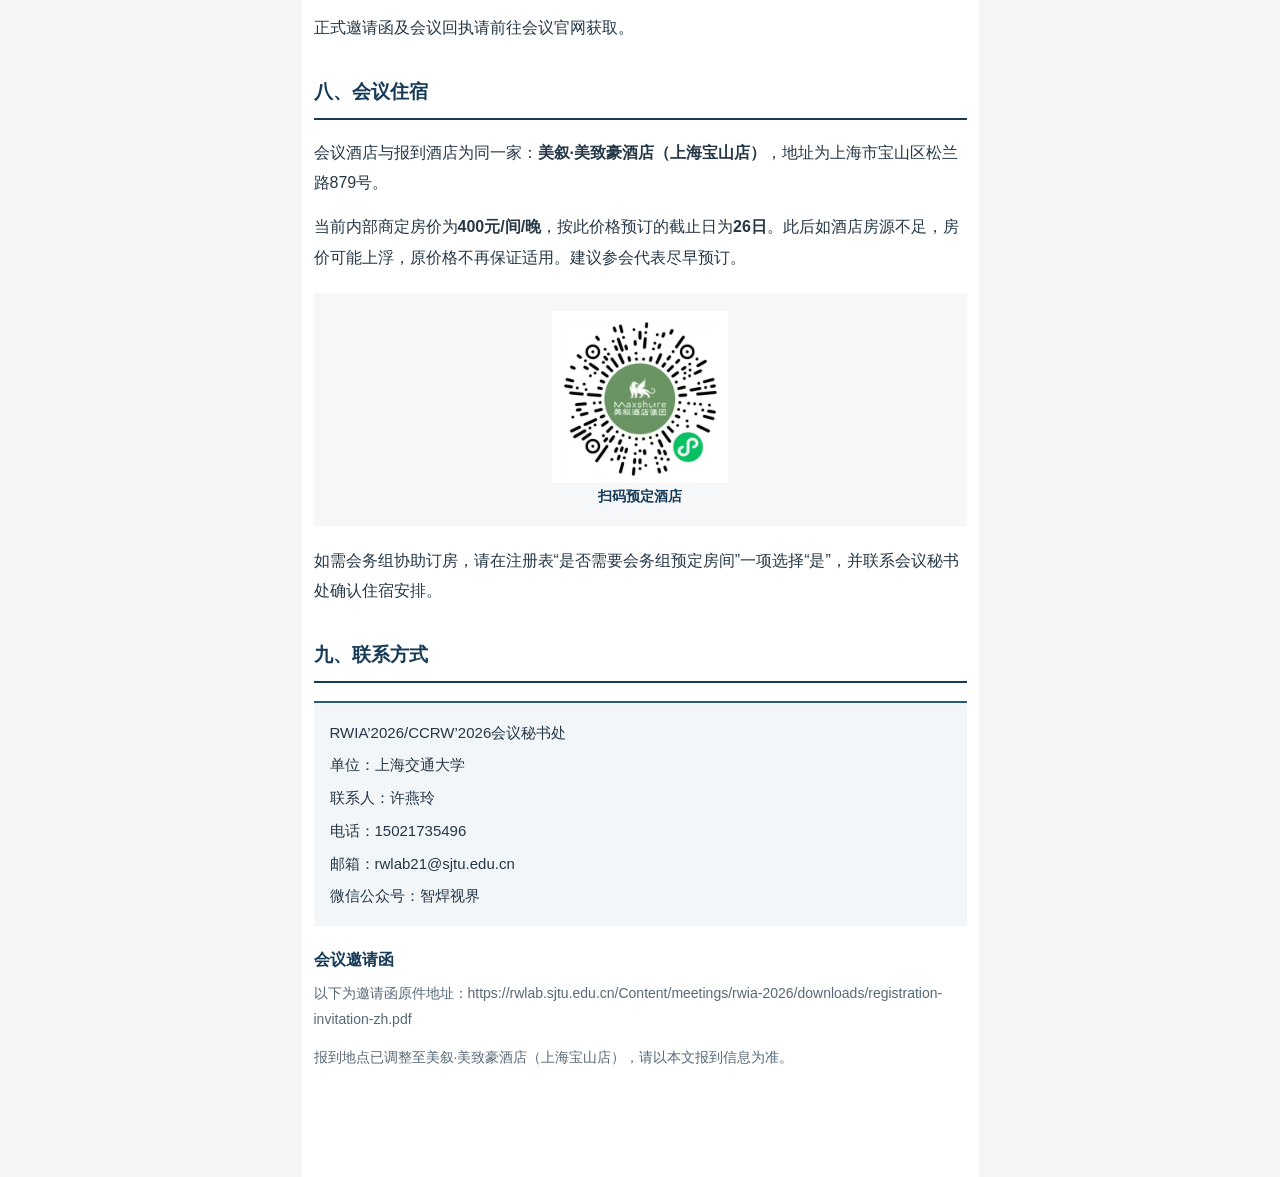
<file: 02_RWIA会议通知/公众号正文.html>
<!doctype html>
<html lang="zh-CN">
<head>
  <meta charset="utf-8">
  <meta name="viewport" content="width=device-width,initial-scale=1">
  <meta name="robots" content="noindex,nofollow">
  <title>第9届国际机器人焊接、智能化与自动化会议暨第16届中国机器人焊接会议通知（第二轮）</title>
  <link rel="stylesheet" href="../publish-helper.css">
</head>
<body style="margin:0;background:#f5f5f5;font-family:-apple-system,BlinkMacSystemFont,'PingFang SC','Microsoft YaHei',Arial,sans-serif;color:#1a1a1a;">
<div class="publish-toolbar" data-publish-toolbar>
  <div class="publish-actions"><button type="button" data-copy-rich disabled>复制排版图文</button><button type="button" class="publish-secondary" data-copy-text>复制纯文字</button><button type="button" class="publish-secondary" data-copy-title>复制标题</button><a href="https://mp.weixin.qq.com/" target="_blank" rel="noopener noreferrer">打开公众号后台 ↗</a></div>
  <p class="publish-status" data-copy-status role="status" aria-live="polite">正在准备图文…</p>
  <p class="publish-note">复制后请检查微信编辑器中的图片、表格和手机预览；不会自动发布。</p>
</div>
<article style='box-sizing:border-box;max-width:677px;margin:0 auto;padding:24px 12px 32px;background:#fff;color:#263746;font-family:Arial,"PingFang SC","Microsoft YaHei",sans-serif;font-size:16px;line-height:1.9;letter-spacing:0;text-align:left;overflow-wrap:break-word;' id="wechat-article" data-published-source="https://mp.weixin.qq.com/s/r1rxMgoMuOnozjlcRJaH3Q" data-notice-design="academic-20261116"><h1 style="margin:0 0 26px;padding:0 0 20px;border-bottom:3px solid #173b57;font-size:23px;line-height:1.6;font-weight:700;color:#173b57;text-align:left;">第9届国际机器人焊接、智能化与自动化会议暨第16届中国机器人焊接会议通知（第二轮）</h1>

    <p style="margin:0 0 14px;text-indent:0;font-size:16px;line-height:1.9;text-align:left;"><span leaf="">由上海交通大学主办的第9届国际机器人焊接、智能化与自动化会议（RWIA’2026）暨第16届中国机器人焊接会议（CCRW’2026），将于</span><strong><span leaf="">2026年12月11日至13日在上海召开</span></strong><span leaf="">。</span></p><p style="margin:0 0 14px;text-indent:0;font-size:16px;line-height:1.9;text-align:left;"><span leaf="">会议聚焦机器人焊接与智能制造领域的研究进展和工程应用，围绕多模态感知、自主规划、质量控制，以及人工智能大模型、具身智能、数字孪生等主题，安排主题演讲、特邀报告、论文交流和技术参观。</span></p><p style="margin:0 0 14px;text-indent:0;font-size:16px;line-height:1.9;text-align:left;"><span leaf="">诚邀相关领域专家学者、工程技术人员和研究生参会交流。现将会议安排、征文要求及注册事项通知如下。</span></p><h2 style="margin:34px 0 18px;padding:0 0 10px;border-bottom:2px solid #173b57;font-size:19px;line-height:1.6;font-weight:700;color:#173b57;text-align:left;text-indent:0;"><span leaf="">一、会议时间与报到</span></h2><section data-notice-block="checkin" style="box-sizing:border-box;margin:0 0 20px;padding:16px 16px 8px;background:#f2f6f9;border-left:3px solid #285c80;"><p style="margin:0 0 8px;font-size:16px;line-height:1.85;"><span leaf="">会议时间：2026年12月11日至13日。</span></p><p style="margin:0 0 8px;font-size:16px;line-height:1.85;"><span leaf="">报到时间：12月11日08:00至20:00。</span></p><p style="margin:0 0 8px;font-size:16px;line-height:1.85;"><span leaf="">报到地点：美叙·美致豪酒店（上海宝山店），上海市宝山区松兰路879号。</span></p></section><figure data-checkin-photo="" style="box-sizing:border-box;margin:20px 0 22px;padding:0;font-size:0;line-height:0;" data-photo-caption=""><span leaf="" style="display:block;margin:0;padding:0;font-size:0;line-height:0;"><img alt="报到酒店：美叙·美致豪酒店（上海宝山店）位置及交通示意图" style="display:block;width:100%;max-width:100%;height:auto;margin:0;padding:0;border:0;" src="%E9%85%8D%E5%9B%BE/published-20261115-01.jpg"></span><figcaption style="display:block;margin:2px 0 0;padding:0;text-align:center;font-size:13px;line-height:1.5;color:#586877;"><span leaf="">报到酒店：美叙·美致豪酒店（上海宝山店）</span></figcaption></figure><h2 style="margin:34px 0 18px;padding:0 0 10px;border-bottom:2px solid #173b57;font-size:19px;line-height:1.6;font-weight:700;color:#173b57;text-align:left;text-indent:0;"><span leaf="">二、组织机构</span></h2><section data-notice-block="二-0" style="margin:0 0 18px;padding:0 0 11px;border-bottom:1px solid #e4eaf0;"><h3 style="margin:0 0 7px;font-size:16px;line-height:1.7;font-weight:700;color:#173b57;"><span leaf="">主办单位：</span></h3><p style="margin:0 0 6px;font-size:15px;line-height:1.85;text-indent:0;"><span leaf="">上海交通大学</span></p></section><section data-notice-block="二-1" style="margin:0 0 18px;padding:0 0 11px;border-bottom:1px solid #e4eaf0;"><h3 style="margin:0 0 7px;font-size:16px;line-height:1.7;font-weight:700;color:#173b57;"><span leaf="">联合主办单位：</span></h3><p style="margin:0 0 6px;font-size:15px;line-height:1.85;text-indent:0;"><span leaf="">上海发那科机器人有限公司</span></p><p style="margin:0 0 6px;font-size:15px;line-height:1.85;text-indent:0;"><span leaf="">国际智能制造学会机器人与焊接智能化制造委员会（ISfIM R&amp;IWMC）</span></p><p style="margin:0 0 6px;font-size:15px;line-height:1.85;text-indent:0;"><span leaf="">施普林格智能焊接汇刊（TIWM）</span></p></section><section data-notice-block="二-2" style="margin:0 0 18px;padding:0 0 11px;border-bottom:1px solid #e4eaf0;"><h3 style="margin:0 0 7px;font-size:16px;line-height:1.7;font-weight:700;color:#173b57;"><span leaf="">协办单位：</span></h3><p style="margin:0 0 6px;font-size:15px;line-height:1.85;text-indent:0;"><span leaf="">中国机械工程学会焊接分会（CWS）</span></p><p style="margin:0 0 6px;font-size:15px;line-height:1.85;text-indent:0;">中国工程建设焊接协会机器人及智能焊接专业委员会</p><p style="margin:0 0 6px;font-size:15px;line-height:1.85;text-indent:0;"><span leaf="">材料结构精密焊接与连接全国重点实验室（哈尔滨工业大学）</span></p><p style="margin:0 0 6px;font-size:15px;line-height:1.85;text-indent:0;"><span leaf="">激光与表面制造上海市重点实验室（上海交通大学）</span></p><p style="margin:0 0 6px;font-size:15px;line-height:1.85;text-indent:0;"><span leaf="">有色金属先进加工与再制造国家重点实验室（兰州理工大学）</span></p><p style="margin:0 0 6px;font-size:15px;line-height:1.85;text-indent:0;"><span leaf="">广东省机械工程学会焊接分会（WBGMES）</span></p><p style="margin:0 0 6px;font-size:15px;line-height:1.85;text-indent:0;"><span leaf="">伏能士智能设备（上海）有限公司</span></p><p style="margin:0 0 6px;font-size:15px;line-height:1.85;text-indent:0;"><span leaf="">上海昇视唯盛科技有限公司</span></p><p style="margin:0 0 6px;font-size:15px;line-height:1.85;text-indent:0;"><span leaf="">江苏北人智能制造科技股份有限公司</span></p><p style="margin:0 0 6px;font-size:15px;line-height:1.85;text-indent:0;"><span leaf="">广州瑞松智能科技股份有限公司</span></p></section><section data-notice-block="二-3" style="margin:0 0 18px;padding:0 0 11px;border-bottom:1px solid #e4eaf0;"><h3 style="margin:0 0 7px;font-size:16px;line-height:1.7;font-weight:700;color:#173b57;"><span leaf="">荣誉主席：</span></h3><p style="margin:0 0 6px;font-size:15px;line-height:1.85;text-indent:0;"><span leaf="">Christian Laugier（INRIA，法国）</span></p><p style="margin:0 0 6px;font-size:15px;line-height:1.85;text-indent:0;"><span leaf="">宋天虎（中国机械工程学会）</span></p><p style="margin:0 0 6px;font-size:15px;line-height:1.85;text-indent:0;"><span leaf="">王国庆（中国机械工程学会焊接分会）</span><span leaf=""><br></span></p><p style="margin:0 0 6px;font-size:15px;line-height:1.85;text-indent:0;"><span leaf="">席宁</span><span leaf=""> （</span><span leaf="">香港大学</span><span leaf="">）</span></p></section><section data-notice-block="二-4" style="margin:0 0 18px;padding:0 0 11px;border-bottom:1px solid #e4eaf0;"><h3 style="margin:0 0 7px;font-size:16px;line-height:1.7;font-weight:700;color:#173b57;"><span leaf="">国际学术委员会：</span></h3><p style="margin:0 0 6px;font-size:15px;line-height:1.85;text-indent:0;"><span leaf="">主席：</span><span leaf="">周伟（国际智能制造学会）</span></p><p style="margin:0 0 6px;font-size:15px;line-height:1.85;text-indent:0;"><span leaf="">共同主席：冯智力（美国橡树岭国家实验室）、陈小奇（华南理工大学）、李会军、潘增喜（伍伦贡大学）</span></p></section><section data-notice-block="二-5" style="margin:0 0 18px;padding:0 0 11px;border-bottom:1px solid #e4eaf0;"><h3 style="margin:0 0 7px;font-size:16px;line-height:1.7;font-weight:700;color:#173b57;"><span leaf="">技术指导委员会：</span></h3><p style="margin:0 0 6px;font-size:15px;line-height:1.85;text-indent:0;"><span leaf="">主席：王田苗（北京航空航天大学）</span></p><p style="margin:0 0 6px;font-size:15px;line-height:1.85;text-indent:0;"><span leaf="">共同主席：都东（清华大学）、李铸国（上海交通大学）、焦向东（北京石油化工学院）、李永兵（上海交通大学）、吕晓春（中国机械工程学会焊接分会）</span></p><p style="margin:0 0 6px;font-size:15px;line-height:1.85;text-indent:0;"><span leaf="">委员：薛家祥、张广军、樊丁、林涛、</span><span leaf="">刘尔彬、汪苏、华学明、王敏、陆皓、卢凤桂、陈科</span></p></section><section data-notice-block="二-6" style="margin:0 0 18px;padding:0 0 11px;border-bottom:1px solid #e4eaf0;"><h3 style="margin:0 0 7px;font-size:16px;line-height:1.7;font-weight:700;color:#173b57;"><span leaf="">大会主席：</span></h3><p style="margin:0 0 6px;font-size:15px;line-height:1.85;text-indent:0;"><span leaf="">陈善本（上海交通大学）</span></p><p style="margin:0 0 6px;font-size:15px;line-height:1.85;text-indent:0;"><span leaf="">张裕明（美国肯塔基大学）</span></p></section><section data-notice-block="二-7" style="margin:0 0 18px;padding:0 0 11px;border-bottom:1px solid #e4eaf0;"><h3 style="margin:0 0 7px;font-size:16px;line-height:1.7;font-weight:700;color:#173b57;"><span leaf="">大会执行主席：</span></h3><p style="margin:0 0 6px;font-size:15px;line-height:1.85;text-indent:0;"><span leaf="">陈华斌（上海交通大学）</span></p></section><section data-notice-block="二-8" style="margin:0 0 18px;padding:0 0 11px;border-bottom:1px solid #e4eaf0;"><h3 style="margin:0 0 7px;font-size:16px;line-height:1.7;font-weight:700;color:#173b57;"><span leaf="">组织委员会：</span></h3><p style="margin:0 0 6px;font-size:15px;line-height:1.85;text-indent:0;"><span leaf="">主席：石玗（兰州理工大学）、黄永宪（哈尔滨工业大学）</span></p><p style="margin:0 0 6px;font-size:15px;line-height:1.85;text-indent:0;"><span leaf="">共同主席：陈希章、熊俊、肖珺、杨鑫华、朱明、荆文、</span><span leaf="">童梁、韦成良</span></p></section><section data-notice-block="二-9" style="margin:0 0 18px;padding:0 0 11px;border-bottom:1px solid #e4eaf0;"><h3 style="margin:0 0 7px;font-size:16px;line-height:1.7;font-weight:700;color:#173b57;"><span leaf="">程序委员会：</span></h3><p style="margin:0 0 6px;font-size:15px;line-height:1.85;text-indent:0;"><span leaf="">主席：石永华（华南理工大学）、占小红（南京航空航天大学）</span></p><p style="margin:0 0 6px;font-size:15px;line-height:1.85;text-indent:0;"><span leaf="">共同主席：薛龙、高延峰、黄健康、黎文航、王磊磊、张东升、</span><span leaf="">周珍珍</span></p></section><section data-notice-block="二-10" style="margin:0 0 18px;padding:0 0 11px;border-bottom:1px solid #e4eaf0;"><h3 style="margin:0 0 7px;font-size:16px;line-height:1.7;font-weight:700;color:#173b57;"><span leaf="">秘书处：</span></h3><p style="margin:0 0 6px;font-size:15px;line-height:1.85;text-indent:0;"><span leaf="">秘书长（兼）：许燕玲</span></p><p style="margin:0 0 6px;font-size:15px;line-height:1.85;text-indent:0;"><span leaf="">组织机构及专业方向委员名单详见会议官网。</span></p></section><h2 style="margin:34px 0 18px;padding:0 0 10px;border-bottom:2px solid #173b57;font-size:19px;line-height:1.6;font-weight:700;color:#173b57;text-align:left;text-indent:0;"><span leaf="">三、会议主要日程</span></h2><section data-notice-block="三-0" style="margin:0 0 12px;padding:12px 14px 6px;background:#f5f7f9;border-left:2px solid #bccbd7;"><h3 style="margin:0 0 7px;font-size:16px;line-height:1.7;font-weight:700;color:#173b57;"><span leaf="">12月11日：</span></h3><p style="margin:0 0 6px;font-size:15px;line-height:1.85;text-indent:0;"><span leaf="">08:00至20:00，报到注册。</span></p></section><section data-notice-block="三-1" style="margin:0 0 12px;padding:12px 14px 6px;background:#f5f7f9;border-left:2px solid #bccbd7;"><h3 style="margin:0 0 7px;font-size:16px;line-height:1.7;font-weight:700;color:#173b57;"><span leaf="">12月12日：</span></h3><p style="margin:0 0 6px;font-size:15px;line-height:1.85;text-indent:0;"><span leaf="">上午：开幕式、主题演讲。</span></p><p style="margin:0 0 6px;font-size:15px;line-height:1.85;text-indent:0;"><span leaf="">下午：特邀报告、邀请和推荐论文报告。</span></p></section><section data-notice-block="三-2" style="margin:0 0 12px;padding:12px 14px 6px;background:#f5f7f9;border-left:2px solid #bccbd7;"><h3 style="margin:0 0 7px;font-size:16px;line-height:1.7;font-weight:700;color:#173b57;"><span leaf="">12月13日：</span></h3><p style="margin:0 0 6px;font-size:15px;line-height:1.85;text-indent:0;"><span leaf="">上午：技术参观FANUC公司。</span></p></section><figure style="box-sizing:border-box;margin:20px 0 22px;padding:0;font-size:0;line-height:0;" data-photo-caption=""><span leaf="" style="display:block;margin:0;padding:0;font-size:0;line-height:0;"><img alt="上海发那科机器人有限公司园区" style="display:block;width:100%;max-width:100%;height:auto;margin:0;padding:0;border:0;" src="%E9%85%8D%E5%9B%BE/published-20261115-02.jpg"><img style="display:block;width:100%;max-width:100%;height:auto;margin:0;padding:0;border:0;" src="%E9%85%8D%E5%9B%BE/published-20261115-03.jpg"></span><figcaption style="display:block;margin:2px 0 0;padding:0;text-align:center;font-size:13px;line-height:1.5;color:#586877;"><span leaf="">上海发那科机器人有限公司</span></figcaption></figure><h2 style="margin:34px 0 18px;padding:0 0 10px;border-bottom:2px solid #173b57;font-size:19px;line-height:1.6;font-weight:700;color:#173b57;text-align:left;text-indent:0;"><span leaf="">四、大会报告</span></h2><section data-report-group="keynotes" style="margin:0 0 24px;"><h3 style="margin:24px 0 16px;font-size:17px;line-height:1.7;font-weight:700;color:#173b57;">大会特邀报告</h3><section data-speaker-card="席宁" style="box-sizing:border-box;margin:0 0 24px;padding:16px;background:#fff;border:1px solid #dce4eb;border-top:3px solid #285c80;border-radius:0;text-align:left;"><p style="margin:0;padding:0 0 11px;text-indent:0;font-size:12px;line-height:1.6;font-weight:600;color:#285c80;letter-spacing:0;">KEYNOTE SPEAKER 01 · 大会特邀报告</p><section style="box-sizing:border-box;margin:0;font-size:0;line-height:0;white-space:normal;text-align:left;"><section style="box-sizing:border-box;display:inline-block;width:35%;vertical-align:top;padding:0 14px 0 0;"><img src="%E9%85%8D%E5%9B%BE/speaker-word-ning-xi.png" alt="席宁" style="display:block;width:100%;max-width:100%;height:auto;border:0;border-radius:0;"></section><section style="box-sizing:border-box;display:inline-block;width:65%;vertical-align:top;text-align:left;line-height:1.75;font-size:15px;overflow-wrap:break-word;"><p style="margin:0;text-indent:0;font-size:20px;line-height:1.5;font-weight:700;color:#173b57;">席宁  教授</p><p style="margin:4px 0 0;text-indent:0;font-size:14px;line-height:1.55;font-weight:600;color:#285c80;">Prof. Ning XI</p><section style="margin:10px 0 0;padding:0;border:0;"><p style="margin:0 0 3px;text-indent:0;font-size:15px;line-height:1.7;color:#344c5d;">机器人与自动化讲席教授</p><p style="margin:0 0 9px;text-indent:0;font-size:13px;line-height:1.7;color:#586877;">Chair Professor of Robotics and Automation</p><p style="margin:0 0 3px;text-indent:0;font-size:15px;line-height:1.7;color:#344c5d;">香港大学</p><p style="margin:0 0 9px;text-indent:0;font-size:13px;line-height:1.7;color:#586877;">The University of Hong Kong</p></section></section></section><section data-talk-title="" style="box-sizing:border-box;margin:16px 0 0;padding:13px 14px;background:#f2f6f9;border:0;border-left:2px solid #285c80;border-radius:0;text-align:left;"><p style="margin:0 0 7px;text-indent:0;font-size:12px;line-height:1.6;color:#586877;">报告题目 · PRESENTATION TITLE</p><p style="margin:0;text-indent:0;font-size:18px;line-height:1.65;font-weight:700;color:#173b57;"><span style="display:inline-block;">人工智能时代的</span><span style="display:inline-block;">机器人任务规划与控制</span></p><p style="margin:7px 0 0;text-indent:0;font-size:14px;line-height:1.7;color:#586877;">Robot Task Planning and Control in AI Era</p></section></section><section data-speaker-card="周伟" style="box-sizing:border-box;margin:0 0 24px;padding:16px;background:#fff;border:1px solid #dce4eb;border-top:3px solid #285c80;border-radius:0;text-align:left;"><p style="margin:0;padding:0 0 11px;text-indent:0;font-size:12px;line-height:1.6;font-weight:600;color:#285c80;letter-spacing:0;">KEYNOTE SPEAKER 02 · 大会特邀报告</p><section style="box-sizing:border-box;margin:0;font-size:0;line-height:0;white-space:normal;text-align:left;"><section style="box-sizing:border-box;display:inline-block;width:35%;vertical-align:top;padding:0 14px 0 0;"><img src="%E9%85%8D%E5%9B%BE/speaker-word-wei-zhou.png" alt="周伟" style="display:block;width:100%;max-width:100%;height:auto;border:0;border-radius:0;"></section><section style="box-sizing:border-box;display:inline-block;width:65%;vertical-align:top;text-align:left;line-height:1.75;font-size:15px;overflow-wrap:break-word;"><p style="margin:0;text-indent:0;font-size:20px;line-height:1.5;font-weight:700;color:#173b57;">周伟  教授</p><p style="margin:4px 0 0;text-indent:0;font-size:14px;line-height:1.55;font-weight:600;color:#285c80;">Prof. Wei ZHOU</p><section style="margin:10px 0 0;padding:0;border:0;"><p style="margin:0 0 3px;text-indent:0;font-size:15px;line-height:1.7;color:#344c5d;">国际智能制造学会主席</p><p style="margin:0 0 9px;text-indent:0;font-size:13px;line-height:1.7;color:#586877;">President, International Society for Intelligent Manufacturing</p><p style="margin:0 0 3px;text-indent:0;font-size:15px;line-height:1.7;color:#344c5d;">新加坡南洋理工大学教授</p><p style="margin:0 0 9px;text-indent:0;font-size:13px;line-height:1.7;color:#586877;">Professor, Nanyang Technological University, Singapore</p></section></section></section><section data-talk-title="" style="box-sizing:border-box;margin:16px 0 0;padding:13px 14px;background:#f2f6f9;border:0;border-left:2px solid #285c80;border-radius:0;text-align:left;"><p style="margin:0 0 7px;text-indent:0;font-size:12px;line-height:1.6;color:#586877;">报告题目 · PRESENTATION TITLE</p><p style="margin:0;text-indent:0;font-size:18px;line-height:1.65;font-weight:700;color:#173b57;">跨越材料连接壁垒：异种材料连接的界面设计与方法</p><p style="margin:7px 0 0;text-indent:0;font-size:14px;line-height:1.7;color:#586877;">Bridging the Divide: Interfacial Design and Methodologies for Joining Dissimilar Materials</p></section></section><section data-speaker-card="李会军" style="box-sizing:border-box;margin:0 0 24px;padding:16px;background:#fff;border:1px solid #dce4eb;border-top:3px solid #285c80;border-radius:0;text-align:left;"><p style="margin:0;padding:0 0 11px;text-indent:0;font-size:12px;line-height:1.6;font-weight:600;color:#285c80;letter-spacing:0;">KEYNOTE SPEAKER 03 · 大会特邀报告</p><section style="box-sizing:border-box;margin:0;font-size:0;line-height:0;white-space:normal;text-align:left;"><section style="box-sizing:border-box;display:inline-block;width:35%;vertical-align:top;padding:0 14px 0 0;"><img src="%E9%85%8D%E5%9B%BE/speaker-word-huijun-li.png" alt="李会军" style="display:block;width:100%;max-width:100%;height:auto;border:0;border-radius:0;"></section><section style="box-sizing:border-box;display:inline-block;width:65%;vertical-align:top;text-align:left;line-height:1.75;font-size:15px;overflow-wrap:break-word;"><p style="margin:0;text-indent:0;font-size:20px;line-height:1.5;font-weight:700;color:#173b57;">李会军  教授</p><p style="margin:4px 0 0;text-indent:0;font-size:14px;line-height:1.55;font-weight:600;color:#285c80;">Prof. Huijun LI</p><section style="margin:10px 0 0;padding:0;border:0;"><p style="margin:0 0 3px;text-indent:0;font-size:15px;line-height:1.7;color:#344c5d;">终身教授</p><p style="margin:0 0 9px;text-indent:0;font-size:13px;line-height:1.7;color:#586877;">Senior Professor</p><p style="margin:0 0 3px;text-indent:0;font-size:15px;line-height:1.7;color:#344c5d;">伍伦贡大学工程信息学院副院长</p><p style="margin:0 0 9px;text-indent:0;font-size:13px;line-height:1.7;color:#586877;">Associate Dean of Engineering and Information Sciences, University of Wollongong</p></section></section></section><section data-talk-title="" style="box-sizing:border-box;margin:16px 0 0;padding:13px 14px;background:#f2f6f9;border:0;border-left:2px solid #285c80;border-radius:0;text-align:left;"><p style="margin:0 0 7px;text-indent:0;font-size:12px;line-height:1.6;color:#586877;">报告题目 · PRESENTATION TITLE</p><p style="margin:0;text-indent:0;font-size:18px;line-height:1.65;font-weight:700;color:#173b57;">电弧增材制造中数字孪生技术的研发</p><p style="margin:7px 0 0;text-indent:0;font-size:14px;line-height:1.7;color:#586877;">Research and Development of Digital Twin Technology for Wire Arc Additive Manufacturing</p></section></section><section data-speaker-card="李永兵" style="box-sizing:border-box;margin:0 0 24px;padding:16px;background:#fff;border:1px solid #dce4eb;border-top:3px solid #285c80;border-radius:0;text-align:left;"><p style="margin:0;padding:0 0 11px;text-indent:0;font-size:12px;line-height:1.6;font-weight:600;color:#285c80;letter-spacing:0;">KEYNOTE SPEAKER 04 · 大会特邀报告</p><section style="box-sizing:border-box;margin:0;font-size:0;line-height:0;white-space:normal;text-align:left;"><section style="box-sizing:border-box;display:inline-block;width:35%;vertical-align:top;padding:0 14px 0 0;"><img src="%E9%85%8D%E5%9B%BE/speaker-word-yongbing-li.png" alt="李永兵" style="display:block;width:100%;max-width:100%;height:auto;border:0;border-radius:0;"></section><section style="box-sizing:border-box;display:inline-block;width:65%;vertical-align:top;text-align:left;line-height:1.75;font-size:15px;overflow-wrap:break-word;"><p style="margin:0;text-indent:0;font-size:20px;line-height:1.5;font-weight:700;color:#173b57;">李永兵  教授</p><p style="margin:4px 0 0;text-indent:0;font-size:14px;line-height:1.55;font-weight:600;color:#285c80;">Prof. Yongbing LI</p><section style="margin:10px 0 0;padding:0;border:0;"><p style="margin:0 0 3px;text-indent:0;font-size:15px;line-height:1.7;color:#344c5d;">特聘教授</p><p style="margin:0 0 9px;text-indent:0;font-size:13px;line-height:1.7;color:#586877;">Distinguished Professor</p><p style="margin:0 0 3px;text-indent:0;font-size:15px;line-height:1.7;color:#344c5d;">上海市复杂薄板结构数字化制造重点实验室主任</p><p style="margin:0 0 9px;text-indent:0;font-size:13px;line-height:1.7;color:#586877;">Director of the Institute of Manufacturing for Thin-walled Structures, Shanghai Jiao Tong University</p></section></section></section><section data-talk-title="" style="box-sizing:border-box;margin:16px 0 0;padding:13px 14px;background:#f2f6f9;border:0;border-left:2px solid #285c80;border-radius:0;text-align:left;"><p style="margin:0 0 7px;text-indent:0;font-size:12px;line-height:1.6;color:#586877;">报告题目 · PRESENTATION TITLE</p><p style="margin:0;text-indent:0;font-size:18px;line-height:1.65;font-weight:700;color:#173b57;">轻量化及异质材料铆焊复合连接技术及装备</p><p style="margin:7px 0 0;text-indent:0;font-size:14px;line-height:1.7;color:#586877;">Hybrid Rivet–Weld Joining Technologies and Equipment for Lightweight Structures and Dissimilar Materials</p></section></section></section><section data-report-group="industry" style="margin:0 0 24px;"><h3 style="margin:24px 0 16px;font-size:17px;line-height:1.7;font-weight:700;color:#173b57;">拟邀行业专家报告</h3><section data-speaker-card="刘卫华" style="box-sizing:border-box;margin:0;padding:16px 0;background:#fff;border:0;border-bottom:1px solid #dce4eb;border-radius:0;text-align:left;"><p style="margin:0;padding:0 0 11px;text-indent:0;font-size:12px;line-height:1.6;font-weight:600;color:#285c80;letter-spacing:0;">行业专家报告 · 01</p><section style="box-sizing:border-box;margin:0;font-size:0;line-height:0;white-space:normal;text-align:left;"><section style="box-sizing:border-box;display:inline-block;width:100%;vertical-align:top;text-align:left;line-height:1.75;font-size:15px;overflow-wrap:break-word;"><p style="margin:0;text-indent:0;font-size:18px;line-height:1.5;font-weight:700;color:#173b57;">刘卫华  博士</p><section style="margin:10px 0 0;padding:0;border:0;"><p style="margin:0 0 3px;text-indent:0;font-size:15px;line-height:1.7;color:#344c5d;">中国核工业第五建设有限公司</p><p style="margin:0 0 3px;text-indent:0;font-size:15px;line-height:1.7;color:#344c5d;">中核集团首席科学家</p></section></section></section></section><section data-speaker-card="冯彬" style="box-sizing:border-box;margin:0;padding:16px 0;background:#fff;border:0;border-bottom:1px solid #dce4eb;border-radius:0;text-align:left;"><p style="margin:0;padding:0 0 11px;text-indent:0;font-size:12px;line-height:1.6;font-weight:600;color:#285c80;letter-spacing:0;">行业专家报告 · 02</p><section style="box-sizing:border-box;margin:0;font-size:0;line-height:0;white-space:normal;text-align:left;"><section style="box-sizing:border-box;display:inline-block;width:100%;vertical-align:top;text-align:left;line-height:1.75;font-size:15px;overflow-wrap:break-word;"><p style="margin:0;text-indent:0;font-size:18px;line-height:1.5;font-weight:700;color:#173b57;">冯彬  博士</p><section style="margin:10px 0 0;padding:0;border:0;"><p style="margin:0 0 3px;text-indent:0;font-size:15px;line-height:1.7;color:#344c5d;">上海外高桥造船有限公司</p><p style="margin:0 0 3px;text-indent:0;font-size:15px;line-height:1.7;color:#344c5d;">技术总监</p></section></section></section></section><section data-speaker-card="程小华" style="box-sizing:border-box;margin:0;padding:16px 0;background:#fff;border:0;border-bottom:1px solid #dce4eb;border-radius:0;text-align:left;"><p style="margin:0;padding:0 0 11px;text-indent:0;font-size:12px;line-height:1.6;font-weight:600;color:#285c80;letter-spacing:0;">行业专家报告 · 03</p><section style="box-sizing:border-box;margin:0;font-size:0;line-height:0;white-space:normal;text-align:left;"><section style="box-sizing:border-box;display:inline-block;width:100%;vertical-align:top;text-align:left;line-height:1.75;font-size:15px;overflow-wrap:break-word;"><p style="margin:0;text-indent:0;font-size:18px;line-height:1.5;font-weight:700;color:#173b57;">程小华</p><section style="margin:10px 0 0;padding:0;border:0;"><p style="margin:0 0 3px;text-indent:0;font-size:15px;line-height:1.7;color:#344c5d;">中国核工业华兴建设有限公司</p><p style="margin:0 0 3px;text-indent:0;font-size:15px;line-height:1.7;color:#344c5d;">副总工程师、中核建首席技术专家</p></section></section></section></section><section data-speaker-card="刘磊" style="box-sizing:border-box;margin:0;padding:16px 0;background:#fff;border:0;border-bottom:1px solid #dce4eb;border-radius:0;text-align:left;"><p style="margin:0;padding:0 0 11px;text-indent:0;font-size:12px;line-height:1.6;font-weight:600;color:#285c80;letter-spacing:0;">行业专家报告 · 04</p><section style="box-sizing:border-box;margin:0;font-size:0;line-height:0;white-space:normal;text-align:left;"><section style="box-sizing:border-box;display:inline-block;width:100%;vertical-align:top;text-align:left;line-height:1.75;font-size:15px;overflow-wrap:break-word;"><p style="margin:0;text-indent:0;font-size:18px;line-height:1.5;font-weight:700;color:#173b57;">刘磊  博士</p><section style="margin:10px 0 0;padding:0;border:0;"><p style="margin:0 0 3px;text-indent:0;font-size:15px;line-height:1.7;color:#344c5d;">沪东中华造船（集团）有限公司</p><p style="margin:0 0 3px;text-indent:0;font-size:15px;line-height:1.7;color:#344c5d;">正高级工程师、焊接试验室主任</p></section></section></section></section><section data-speaker-card="屈博兴" style="box-sizing:border-box;margin:0;padding:16px 0;background:#fff;border:0;border-bottom:1px solid #dce4eb;border-radius:0;text-align:left;"><p style="margin:0;padding:0 0 11px;text-indent:0;font-size:12px;line-height:1.6;font-weight:600;color:#285c80;letter-spacing:0;">行业专家报告 · 05</p><section style="box-sizing:border-box;margin:0;font-size:0;line-height:0;white-space:normal;text-align:left;"><section style="box-sizing:border-box;display:inline-block;width:100%;vertical-align:top;text-align:left;line-height:1.75;font-size:15px;overflow-wrap:break-word;"><p style="margin:0;text-indent:0;font-size:18px;line-height:1.5;font-weight:700;color:#173b57;">屈博兴</p><section style="margin:10px 0 0;padding:0;border:0;"><p style="margin:0 0 3px;text-indent:0;font-size:15px;line-height:1.7;color:#344c5d;">东方电气集团数字科技有限公司智慧建造事业部</p><p style="margin:0 0 3px;text-indent:0;font-size:15px;line-height:1.7;color:#344c5d;">副总经理</p></section></section></section></section><section data-speaker-card="徐山" style="box-sizing:border-box;margin:0;padding:16px 0;background:#fff;border:0;border-bottom:1px solid #dce4eb;border-radius:0;text-align:left;"><p style="margin:0;padding:0 0 11px;text-indent:0;font-size:12px;line-height:1.6;font-weight:600;color:#285c80;letter-spacing:0;">行业专家报告 · 06</p><section style="box-sizing:border-box;margin:0;font-size:0;line-height:0;white-space:normal;text-align:left;"><section style="box-sizing:border-box;display:inline-block;width:100%;vertical-align:top;text-align:left;line-height:1.75;font-size:15px;overflow-wrap:break-word;"><p style="margin:0;text-indent:0;font-size:18px;line-height:1.5;font-weight:700;color:#173b57;">徐山</p><section style="margin:10px 0 0;padding:0;border:0;"><p style="margin:0 0 3px;text-indent:0;font-size:15px;line-height:1.7;color:#344c5d;">中国铁建重工集团工艺研究设计院</p><p style="margin:0 0 3px;text-indent:0;font-size:15px;line-height:1.7;color:#344c5d;">副院长</p></section></section></section></section><section data-speaker-card="王清瞾" style="box-sizing:border-box;margin:0;padding:16px 0;background:#fff;border:0;border-bottom:1px solid #dce4eb;border-radius:0;text-align:left;"><p style="margin:0;padding:0 0 11px;text-indent:0;font-size:12px;line-height:1.6;font-weight:600;color:#285c80;letter-spacing:0;">行业专家报告 · 07</p><section style="box-sizing:border-box;margin:0;font-size:0;line-height:0;white-space:normal;text-align:left;"><section style="box-sizing:border-box;display:inline-block;width:100%;vertical-align:top;text-align:left;line-height:1.75;font-size:15px;overflow-wrap:break-word;"><p style="margin:0;text-indent:0;font-size:18px;line-height:1.5;font-weight:700;color:#173b57;">王清瞾  博士</p><section style="margin:10px 0 0;padding:0;border:0;"><p style="margin:0 0 3px;text-indent:0;font-size:15px;line-height:1.7;color:#344c5d;">三一重机中挖公司焊接工艺所</p><p style="margin:0 0 3px;text-indent:0;font-size:15px;line-height:1.7;color:#344c5d;">副所长</p></section></section></section></section><section data-speaker-card="待确认" style="box-sizing:border-box;margin:0;padding:16px 0;background:#fff;border:0;border-bottom:1px solid #dce4eb;border-radius:0;text-align:left;"><p style="margin:0;padding:0 0 11px;text-indent:0;font-size:12px;line-height:1.6;font-weight:600;color:#285c80;letter-spacing:0;">行业专家报告 · 08</p><section style="box-sizing:border-box;margin:0;font-size:0;line-height:0;white-space:normal;text-align:left;"><section style="box-sizing:border-box;display:inline-block;width:100%;vertical-align:top;text-align:left;line-height:1.75;font-size:15px;overflow-wrap:break-word;"><p style="margin:0;text-indent:0;font-size:18px;line-height:1.5;font-weight:700;color:#173b57;">待确认</p><section style="margin:10px 0 0;padding:0;border:0;"><p style="margin:0 0 3px;text-indent:0;font-size:15px;line-height:1.7;color:#344c5d;">江南造船（集团）有限责任公司研究院</p><p style="margin:0 0 3px;text-indent:0;font-size:15px;line-height:1.7;color:#344c5d;">副院长</p></section></section></section></section><p style="margin:14px 0 0;text-indent:0;font-size:14px;line-height:1.8;color:#586877;">注：以上为拟邀专家名单，具体以会议最终议程为准。</p></section><p data-report-continuation="" style="margin:0 0 22px;font-size:14px;line-height:1.8;color:#586877;"><span leaf="">待续。。。。。。</span></p><h2 style="margin:34px 0 18px;padding:0 0 10px;border-bottom:2px solid #173b57;font-size:19px;line-height:1.6;font-weight:700;color:#173b57;text-align:left;text-indent:0;"><span leaf="">五、征文主题</span></h2><p style="margin:0 0 14px;text-indent:0;font-size:16px;line-height:1.9;text-align:left;"><span leaf="">会议面向机器人焊接与智能制造领域征集研究论文及技术应用成果，具体征文方向如下：</span></p><p style="margin:0;padding:9px 0;border-bottom:1px solid #e4eaf0;font-size:15px;line-height:1.8;"><span leaf="">S01　机器人智能焊接与智能制造系统</span></p><p style="margin:0;padding:9px 0;border-bottom:1px solid #e4eaf0;font-size:15px;line-height:1.8;"><span leaf="">S02　新型特种焊接机器人与具身智能技术</span></p><p style="margin:0;padding:9px 0;border-bottom:1px solid #e4eaf0;font-size:15px;line-height:1.8;"><span leaf="">S03　机器人焊接自主规划与智能决策</span></p><p style="margin:0;padding:9px 0;border-bottom:1px solid #e4eaf0;font-size:15px;line-height:1.8;"><span leaf="">S04　焊接过程多模态感知与智能决策</span></p><p style="margin:0;padding:9px 0;border-bottom:1px solid #e4eaf0;font-size:15px;line-height:1.8;"><span leaf="">S05　焊接质量智能评价与闭环控制</span></p><p style="margin:0;padding:9px 0;border-bottom:1px solid #e4eaf0;font-size:15px;line-height:1.8;"><span leaf="">S06　焊接人工智能大模型与知识驱动技术</span></p><p style="margin:0;padding:9px 0;border-bottom:1px solid #e4eaf0;font-size:15px;line-height:1.8;"><span leaf="">S07　焊接过程数字孪生、建模仿真与智能优化</span></p><p style="margin:0;padding:9px 0;border-bottom:1px solid #e4eaf0;font-size:15px;line-height:1.8;"><span leaf="">S08　复杂环境下的机器人焊接与自主协同控制</span></p><p style="margin:0;padding:9px 0;border-bottom:1px solid #e4eaf0;font-size:15px;line-height:1.8;"><span leaf="">S09　智能化、数字化和柔性焊接设备</span></p><p style="margin:0;padding:9px 0;border-bottom:1px solid #e4eaf0;font-size:15px;line-height:1.8;"><span leaf="">S10　智能制造其他相关主题</span></p><h2 style="margin:34px 0 18px;padding:0 0 10px;border-bottom:2px solid #173b57;font-size:19px;line-height:1.6;font-weight:700;color:#173b57;text-align:left;text-indent:0;"><span leaf="">六、投稿要求与出版安排</span></h2><p style="margin:0 0 12px;padding:12px 14px;background:#f2f6f9;font-size:15px;line-height:1.85;color:#173b57;"><span leaf="">1. 摘要提交：报告摘要提交截止日期为</span><strong><span leaf="">2026年11月30日</span></strong><span leaf="">。</span></p><p style="margin:0 0 12px;padding:12px 14px;background:#f2f6f9;font-size:15px;line-height:1.85;color:#173b57;"><span leaf="">2. 全文提交：第一批全文提交日期为2027年1月30日，第二批全文提交截止日期为2027年4月30日。</span></p><p style="margin:0 0 14px;text-indent:0;font-size:16px;line-height:1.9;text-align:left;"><span leaf="">3. 稿件格式：英文论文按《Transactions on Intelligent Welding Manufacturing》（TIWM）要求，采用SPLNPROC Word模板排版。热点论文（Feature Article）一般不超过20页；研究论文（Regular Papers）一般不超过12页；技术和应用短文（Technical Notes）一般不超过6页。</span></p><p style="margin:0 0 14px;text-indent:0;font-size:16px;line-height:1.9;text-align:left;"><span leaf="">4. 投稿方式：英文论文请通过TIWM在线系统提交，并同步发送至会议秘书处邮箱：rwlab21@sjtu.edu.cn。CCRW中文论文需准备英文译稿；如需秘书处协助翻译，请提前申请。</span></p><p style="margin:0 0 14px;text-indent:0;font-size:16px;line-height:1.9;text-align:left;"><span leaf="">5. 评审与出版：英文论文经同行评审录用后，拟于2027年由Springer系列出版物TIWM分期出版。</span></p><p style="margin:0 0 14px;text-indent:0;font-size:16px;line-height:1.9;text-align:left;"><span leaf="">论文提交说明详见会议官网：</span><span leaf=""><br></span></p><p style="margin:0 0 14px;text-indent:0;font-size:16px;line-height:1.9;text-align:left;"><span leaf="">https://rwlab.sjtu.edu.cn/Content/meetings/rwia-2026/index.html</span></p><h2 style="margin:34px 0 18px;padding:0 0 10px;border-bottom:2px solid #173b57;font-size:19px;line-height:1.6;font-weight:700;color:#173b57;text-align:left;text-indent:0;"><span leaf="">七、会议注册</span></h2><p style="margin:0 0 14px;text-indent:0;font-size:16px;line-height:1.9;text-align:left;"><span leaf="">网上报名将于</span><strong><span leaf="">2026年11月15日</span></strong><span leaf="">开始。参会代表可通过下方链接或二维码填写注册信息，注册费用如下：</span></p><section data-registration-fees="" role="table" aria-label="会议注册费用" style="box-sizing:border-box;width:100%;max-width:100%;margin:18px 0 20px;border:1px solid #dce4eb;"><section data-fee-row="0" role="row" style="box-sizing:border-box;width:100%;margin:0;padding:0;background:#173b57;font-size:0;line-height:0;white-space:normal;border-bottom:1px solid #dce4eb;"><section role="columnheader" style="box-sizing:border-box;display:inline-block;width:66%;margin:0;padding:11px 10px;text-align:left;vertical-align:middle;font-size:15px;line-height:1.8;color:#fff;font-weight:600;overflow-wrap:break-word;"><section><span leaf="">代表类别</span></section></section><section role="columnheader" style="box-sizing:border-box;display:inline-block;width:34%;margin:0;padding:11px 10px;text-align:right;vertical-align:middle;font-size:15px;line-height:1.8;color:#fff;font-weight:600;overflow-wrap:break-word;"><section><span leaf="">注册费用</span></section></section></section><section data-fee-row="1" role="row" style="box-sizing:border-box;width:100%;margin:0;padding:0;background:#f5f7f9;font-size:0;line-height:0;white-space:normal;border-bottom:1px solid #dce4eb;"><section role="cell" style="box-sizing:border-box;display:inline-block;width:66%;margin:0;padding:11px 10px;text-align:left;vertical-align:middle;font-size:15px;line-height:1.8;color:#263746;font-weight:400;overflow-wrap:break-word;"><section><span leaf=""><span textstyle="" style="">正式代表（含英文稿TIWM论文1篇）</span></span></section></section><section role="cell" style="box-sizing:border-box;display:inline-block;width:34%;margin:0;padding:11px 10px;text-align:right;vertical-align:middle;font-size:15px;line-height:1.8;color:#263746;font-weight:600;overflow-wrap:break-word;"><section><span leaf=""><span textstyle="" style="">1800元/人</span></span></section></section></section><section data-fee-row="2" role="row" style="box-sizing:border-box;width:100%;margin:0;padding:0;background:#fff;font-size:0;line-height:0;white-space:normal;border-bottom:1px solid #dce4eb;"><section role="cell" style="box-sizing:border-box;display:inline-block;width:66%;margin:0;padding:11px 10px;text-align:left;vertical-align:middle;font-size:15px;line-height:1.8;color:#263746;font-weight:400;overflow-wrap:break-word;"><section><span leaf=""><span textstyle="" style="">学生代表（有TIWM论文）</span></span></section></section><section role="cell" style="box-sizing:border-box;display:inline-block;width:34%;margin:0;padding:11px 10px;text-align:right;vertical-align:middle;font-size:15px;line-height:1.8;color:#263746;font-weight:600;overflow-wrap:break-word;"><section><span leaf=""><span textstyle="" style="">1600元/人</span></span></section></section></section><section data-fee-row="3" role="row" style="box-sizing:border-box;width:100%;margin:0;padding:0;background:#f5f7f9;font-size:0;line-height:0;white-space:normal;border-bottom:1px solid #dce4eb;"><section role="cell" style="box-sizing:border-box;display:inline-block;width:66%;margin:0;padding:11px 10px;text-align:left;vertical-align:middle;font-size:15px;line-height:1.8;color:#263746;font-weight:400;overflow-wrap:break-word;"><section><span leaf=""><span textstyle="" style="">学生代表（无TIWM论文）</span></span></section></section><section role="cell" style="box-sizing:border-box;display:inline-block;width:34%;margin:0;padding:11px 10px;text-align:right;vertical-align:middle;font-size:15px;line-height:1.8;color:#263746;font-weight:600;overflow-wrap:break-word;"><section><span leaf=""><span textstyle="" style="">1200元/人</span></span></section></section></section><section data-fee-row="4" role="row" style="box-sizing:border-box;width:100%;margin:0;padding:0;background:#fff;font-size:0;line-height:0;white-space:normal;border-bottom:1px solid #dce4eb;"><section role="cell" style="box-sizing:border-box;display:inline-block;width:66%;margin:0;padding:11px 10px;text-align:left;vertical-align:middle;font-size:15px;line-height:1.8;color:#263746;font-weight:400;overflow-wrap:break-word;"><section><span leaf=""><span textstyle="" style="">机器人与自动化专业委员会委员</span></span></section></section><section role="cell" style="box-sizing:border-box;display:inline-block;width:34%;margin:0;padding:11px 10px;text-align:right;vertical-align:middle;font-size:15px;line-height:1.8;color:#263746;font-weight:600;overflow-wrap:break-word;"><section><span leaf=""><span textstyle="" style="">1200元/人</span></span></section></section></section></section><p style="margin:0 0 14px;text-indent:0;font-size:16px;line-height:1.9;text-align:left;"><span leaf="">会议注册网址：https://wj.sjtu.edu.cn/q/k2WLZVfi</span></p><section style="box-sizing:border-box;margin:20px 0;padding:18px 12px;background:#f5f7f9;text-align:center;"><section data-registration-qr="" style="box-sizing:border-box;width:176px;max-width:100%;padding:8px 8px 4px;background:#fff;margin:0 auto 2px;line-height:0;font-size:0;" nodeleaf=""><img alt="RWIA2026暨CCRW2026会议注册二维码" style="display: block;width: 100%;max-width: 100%;height: auto;object-fit: contain;background: transparent;" src="%E9%85%8D%E5%9B%BE/published-20261115-04.png"></section><p style="margin:0;padding:0;font-size:14px;line-height:1.6;font-weight:600;color:#173b57;text-align:center;"><span leaf="">扫码或点击文末“阅读原文”填写会议注册信息</span></p></section><p style="margin:0 0 14px;text-indent:0;font-size:16px;line-height:1.9;text-align:left;"><span leaf="">缴费方式详见正式邀请函。如有报名或缴费问题，请联系会议秘书处。</span></p><p style="margin:0 0 14px;text-indent:0;font-size:16px;line-height:1.9;text-align:left;"><span leaf="">正式邀请函及会议回执请前往会议官网获取。</span></p><h2 style="margin:34px 0 18px;padding:0 0 10px;border-bottom:2px solid #173b57;font-size:19px;line-height:1.6;font-weight:700;color:#173b57;text-align:left;text-indent:0;"><span leaf="">八、会议住宿</span></h2><p style="margin:0 0 14px;text-indent:0;font-size:16px;line-height:1.9;text-align:left;"><span leaf="">会议酒店与报到酒店为同一家：</span><strong><span leaf="">美叙·美致豪酒店（上海宝山店）</span></strong><span leaf="">，地址为上海市宝山区松兰路879号。</span></p><p data-hotel-price="" style="margin:0 0 14px;text-indent:0;font-size:16px;line-height:1.9;text-align:left;"><span leaf="">当前内部商定房价为</span><strong><span leaf="">400元/间/晚</span></strong><span leaf="">，按此价格预订的截止日为</span><strong><span leaf="">26日</span></strong><span leaf="">。此后如酒店房源不足，房价可能上浮，原价格不再保证适用。建议参会代表尽早预订。</span></p><section style="box-sizing:border-box;margin:20px 0;padding:18px 12px;background:#f5f7f9;text-align:center;"><section data-registration-qr="" style="box-sizing:border-box;width:176px;max-width:100%;padding:8px 8px 4px;background:#fff;margin:0 auto 2px;line-height:0;font-size:0;" nodeleaf=""><img style="display: block;width: 100%;max-width: 100%;height: auto;object-fit: contain;background: transparent;" src="%E9%85%8D%E5%9B%BE/published-20261115-05.jpg"></section><p style="margin:0;padding:0;font-size:14px;line-height:1.6;font-weight:600;color:#173b57;text-align:center;"><span leaf="">扫码预定酒店</span></p></section><p data-hotel-price="" style="margin:0 0 14px;text-indent:0;font-size:16px;line-height:1.9;text-align:left;"><span leaf="">如需会务组协助订房，请在注册表“是否需要会务组预定房间”一项选择“是”，并联系会议秘书处确认住宿安排。</span></p><h2 style="margin:34px 0 18px;padding:0 0 10px;border-bottom:2px solid #173b57;font-size:19px;line-height:1.6;font-weight:700;color:#173b57;text-align:left;text-indent:0;"><span leaf="">九、联系方式</span></h2><section data-notice-block="contact" style="margin:0 0 20px;padding:16px 16px 11px;background:#f2f6f9;border-top:2px solid #285c80;"><p style="margin:0 0 5px;font-size:15px;line-height:1.85;"><span leaf="">RWIA’2026/CCRW’2026会议秘书处</span></p><p style="margin:0 0 5px;font-size:15px;line-height:1.85;"><span leaf="">单位：上海交通大学</span></p><p style="margin:0 0 5px;font-size:15px;line-height:1.85;"><span leaf="">联系人：许燕玲</span></p><p style="margin:0 0 5px;font-size:15px;line-height:1.85;"><span leaf="">电话：15021735496</span></p><p style="margin:0 0 5px;font-size:15px;line-height:1.85;"><span leaf="">邮箱：rwlab21@sjtu.edu.cn</span></p><p style="margin:0 0 5px;font-size:15px;line-height:1.85;"><span leaf="">微信公众号：智焊视界</span></p></section><h3 style="margin:20px 0 8px;font-size:16px;line-height:1.7;font-weight:700;color:#173b57;text-indent:0;"><span leaf="">会议邀请函</span></h3><p data-invitation-notice="" style="margin:0 0 12px;font-size:14px;line-height:1.85;color:#586877;overflow-wrap:anywhere;"><span leaf="">以下为邀请函原件地址：</span><span leaf="">https://rwlab.sjtu.edu.cn/Content/meetings/rwia-2026/downloads/registration-invitation-zh.pdf</span></p><p data-invitation-notice="" style="margin:0 0 12px;font-size:14px;line-height:1.85;color:#586877;overflow-wrap:anywhere;"><span leaf="">报到地点已调整至美叙·美致豪酒店（上海宝山店），请以本文报到信息为准。</span></p><figure data-invitation-photo="" style="margin:20px 0 24px;padding:0;"><span leaf=""><br></span></figure></article><script src="../publish-helper.js" defer></script>
</body>
</html>
</file>
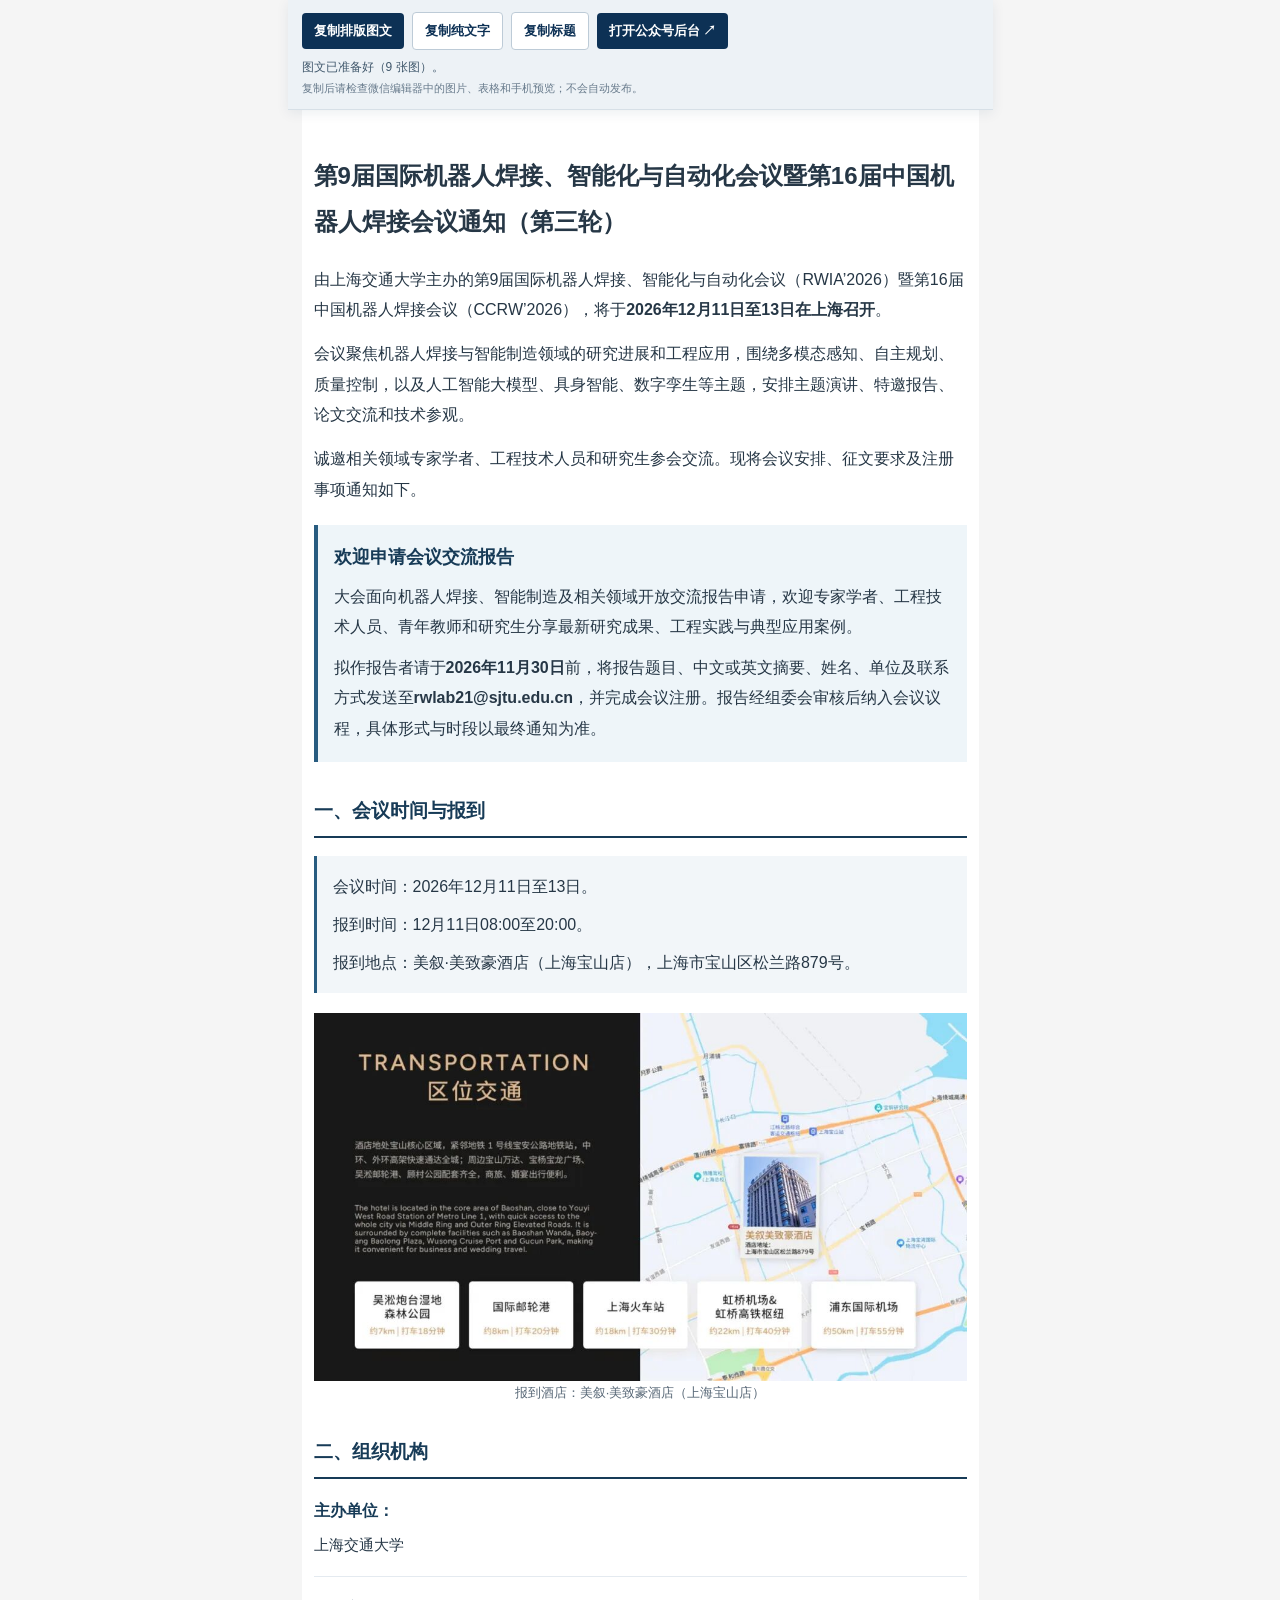
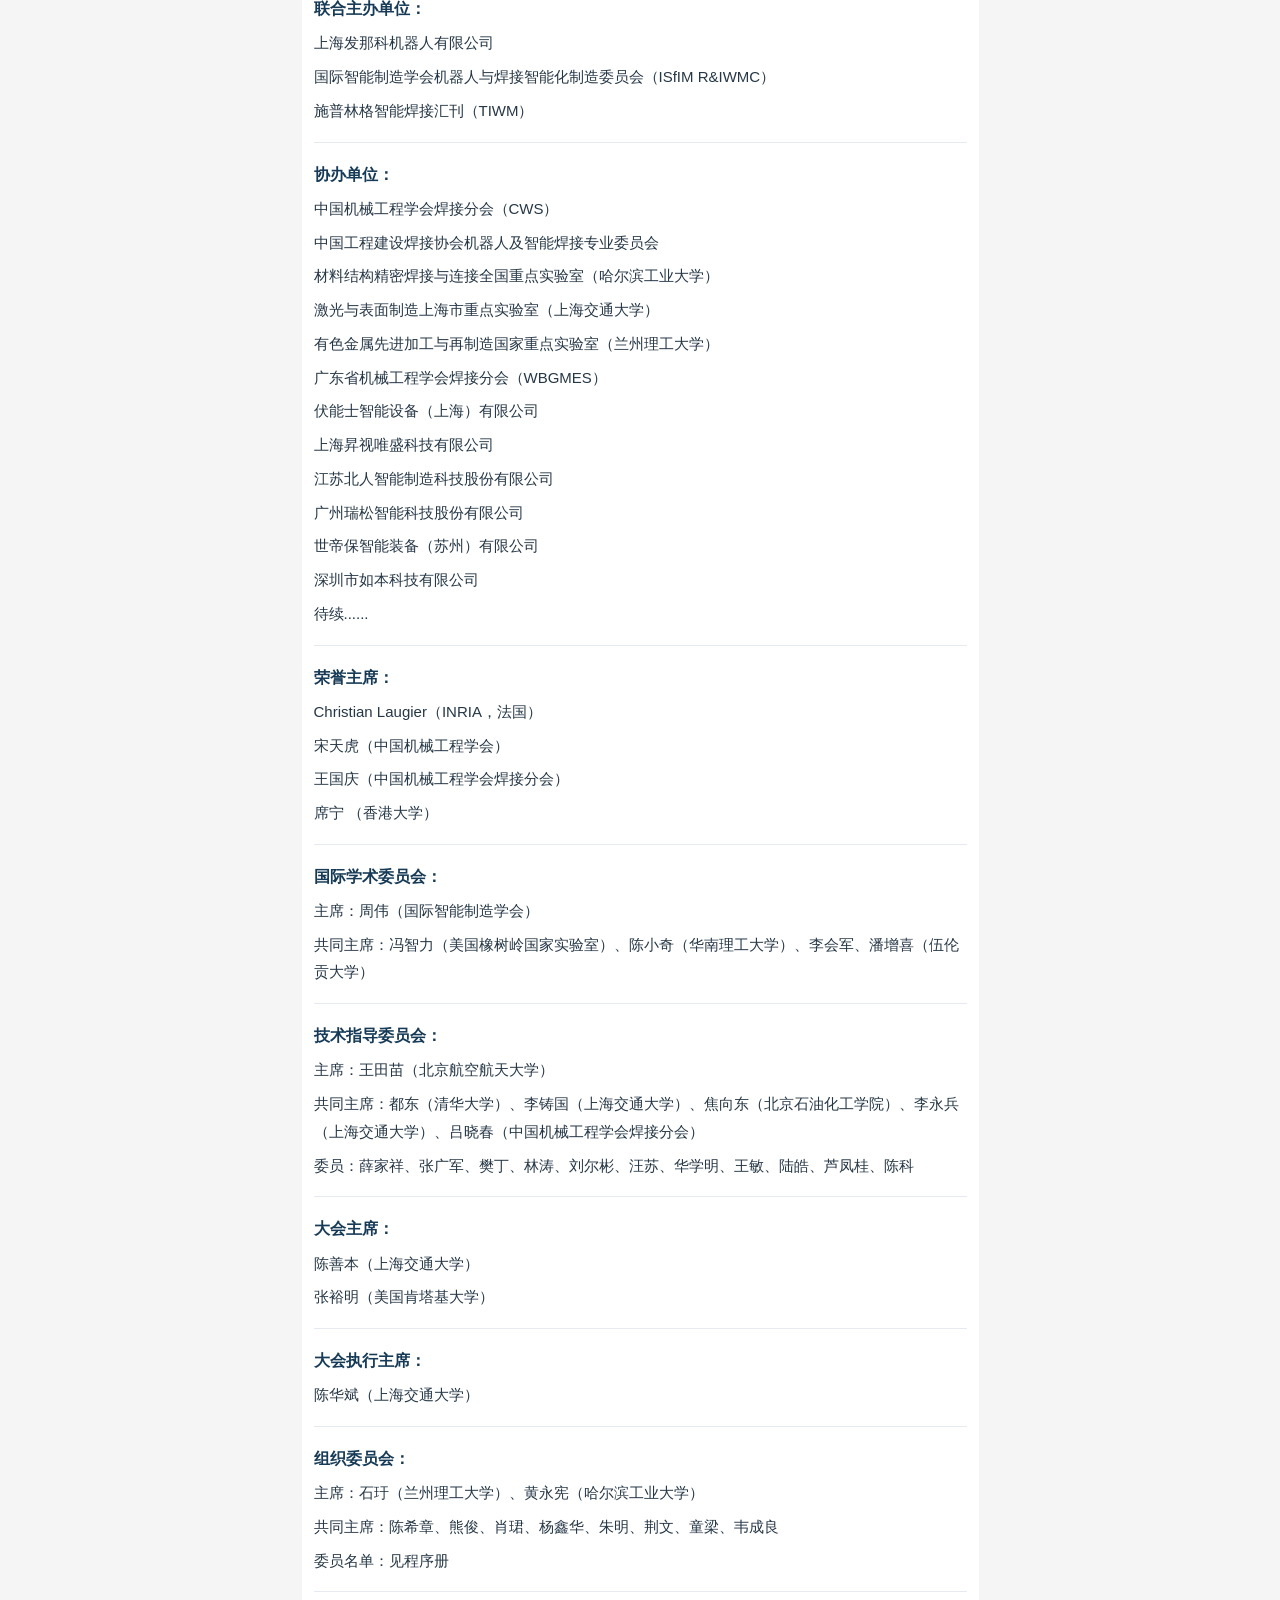
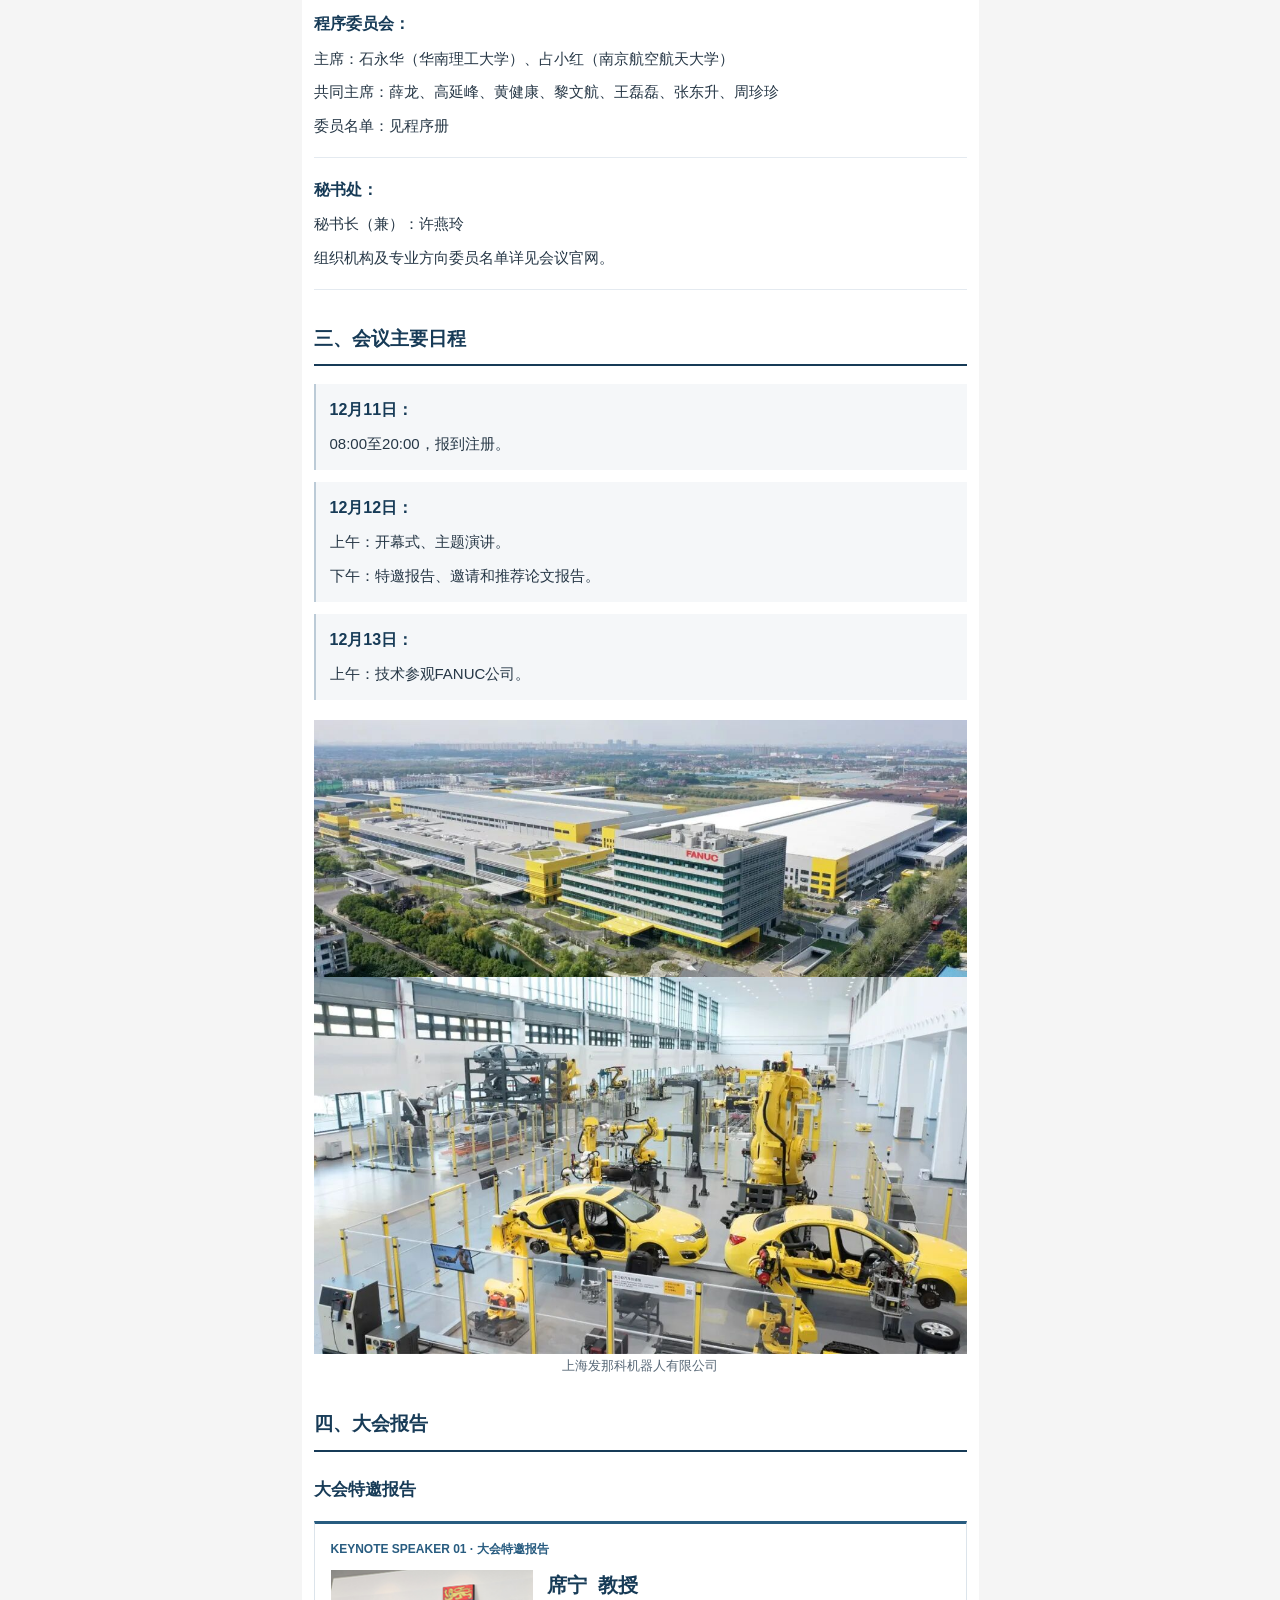
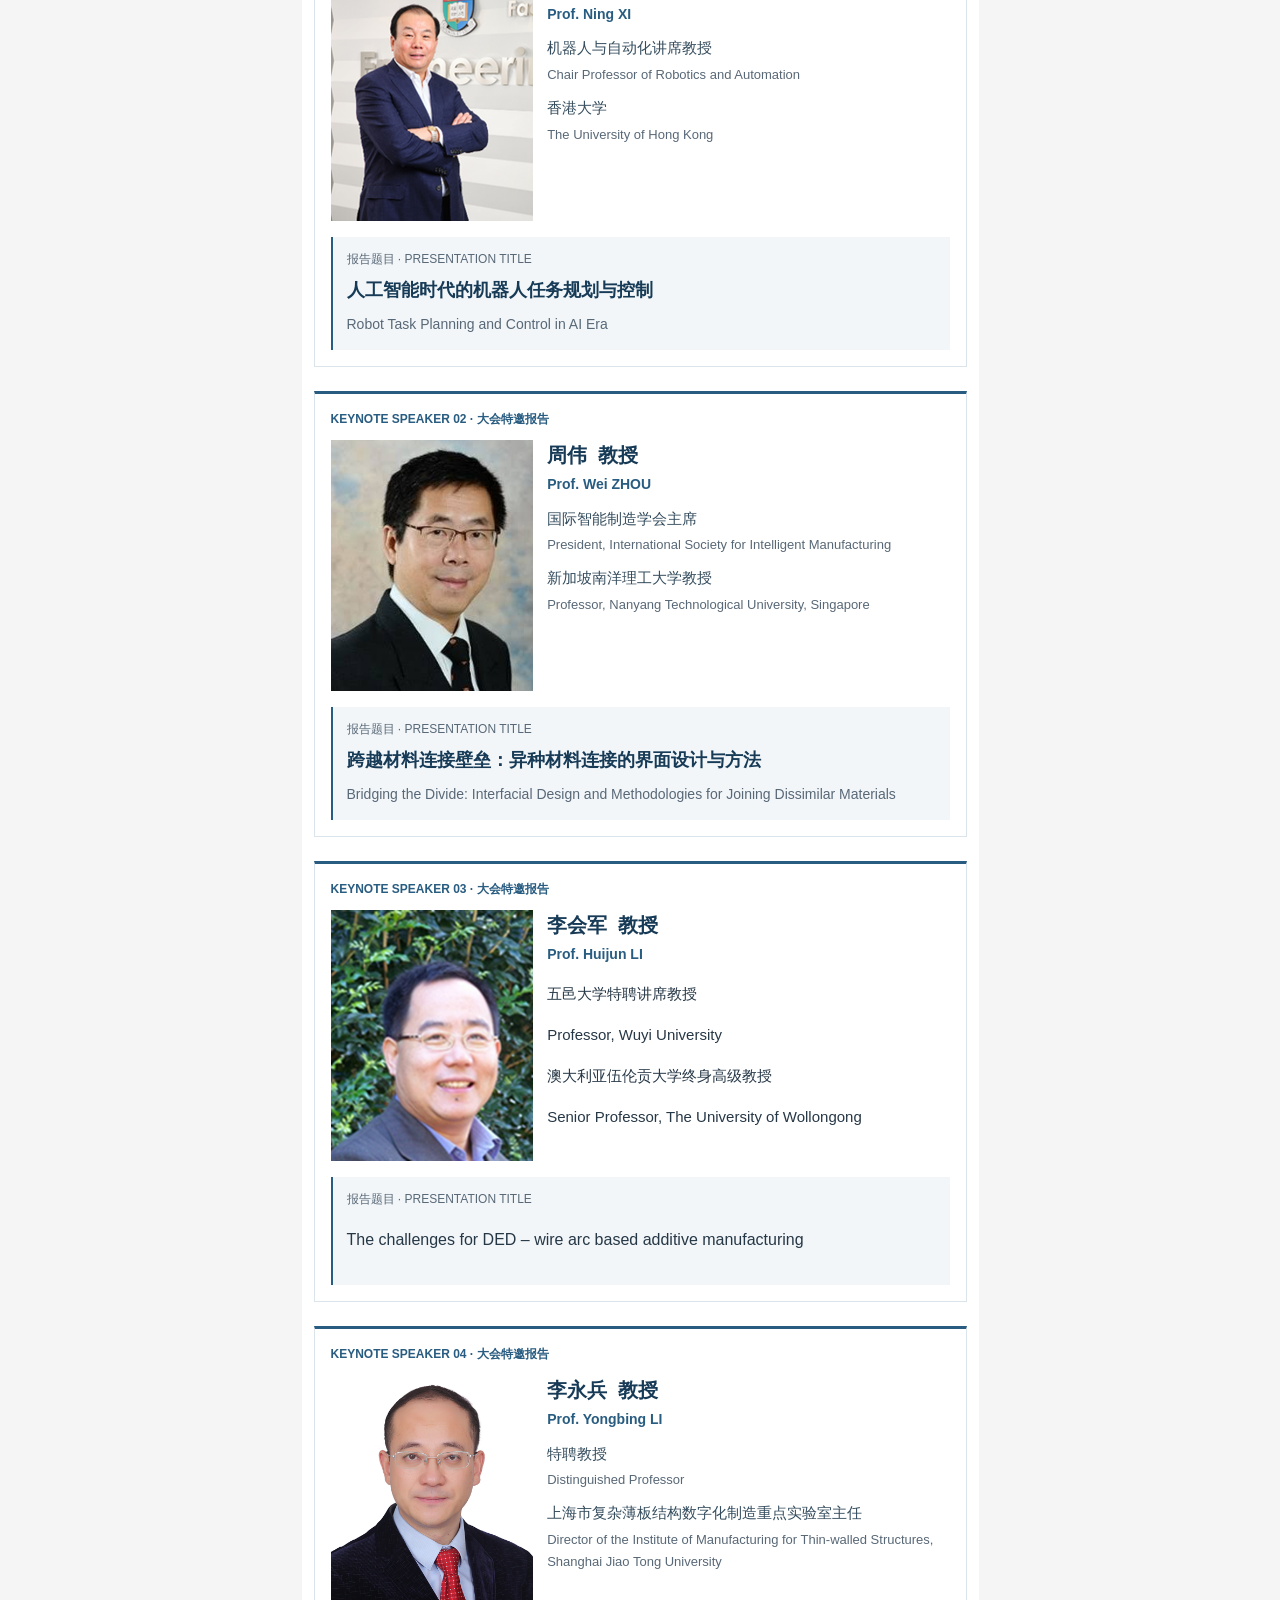
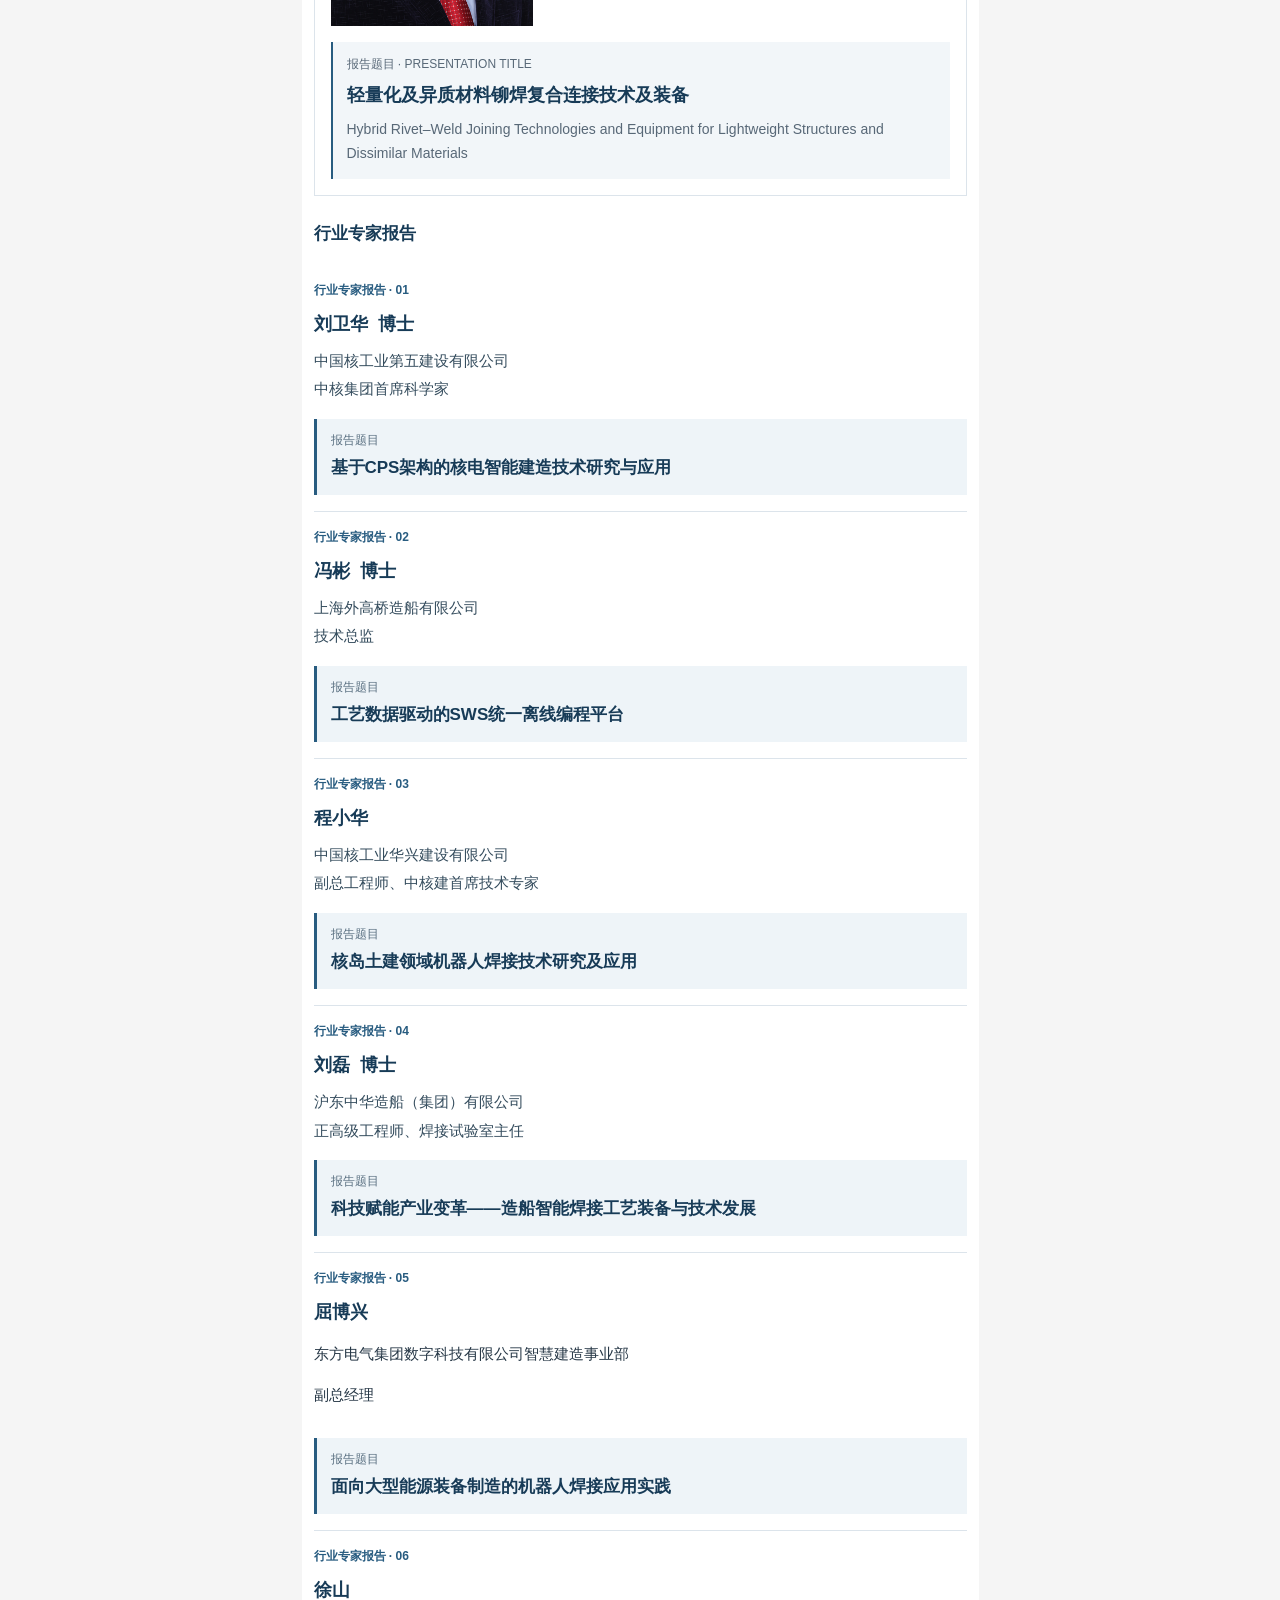
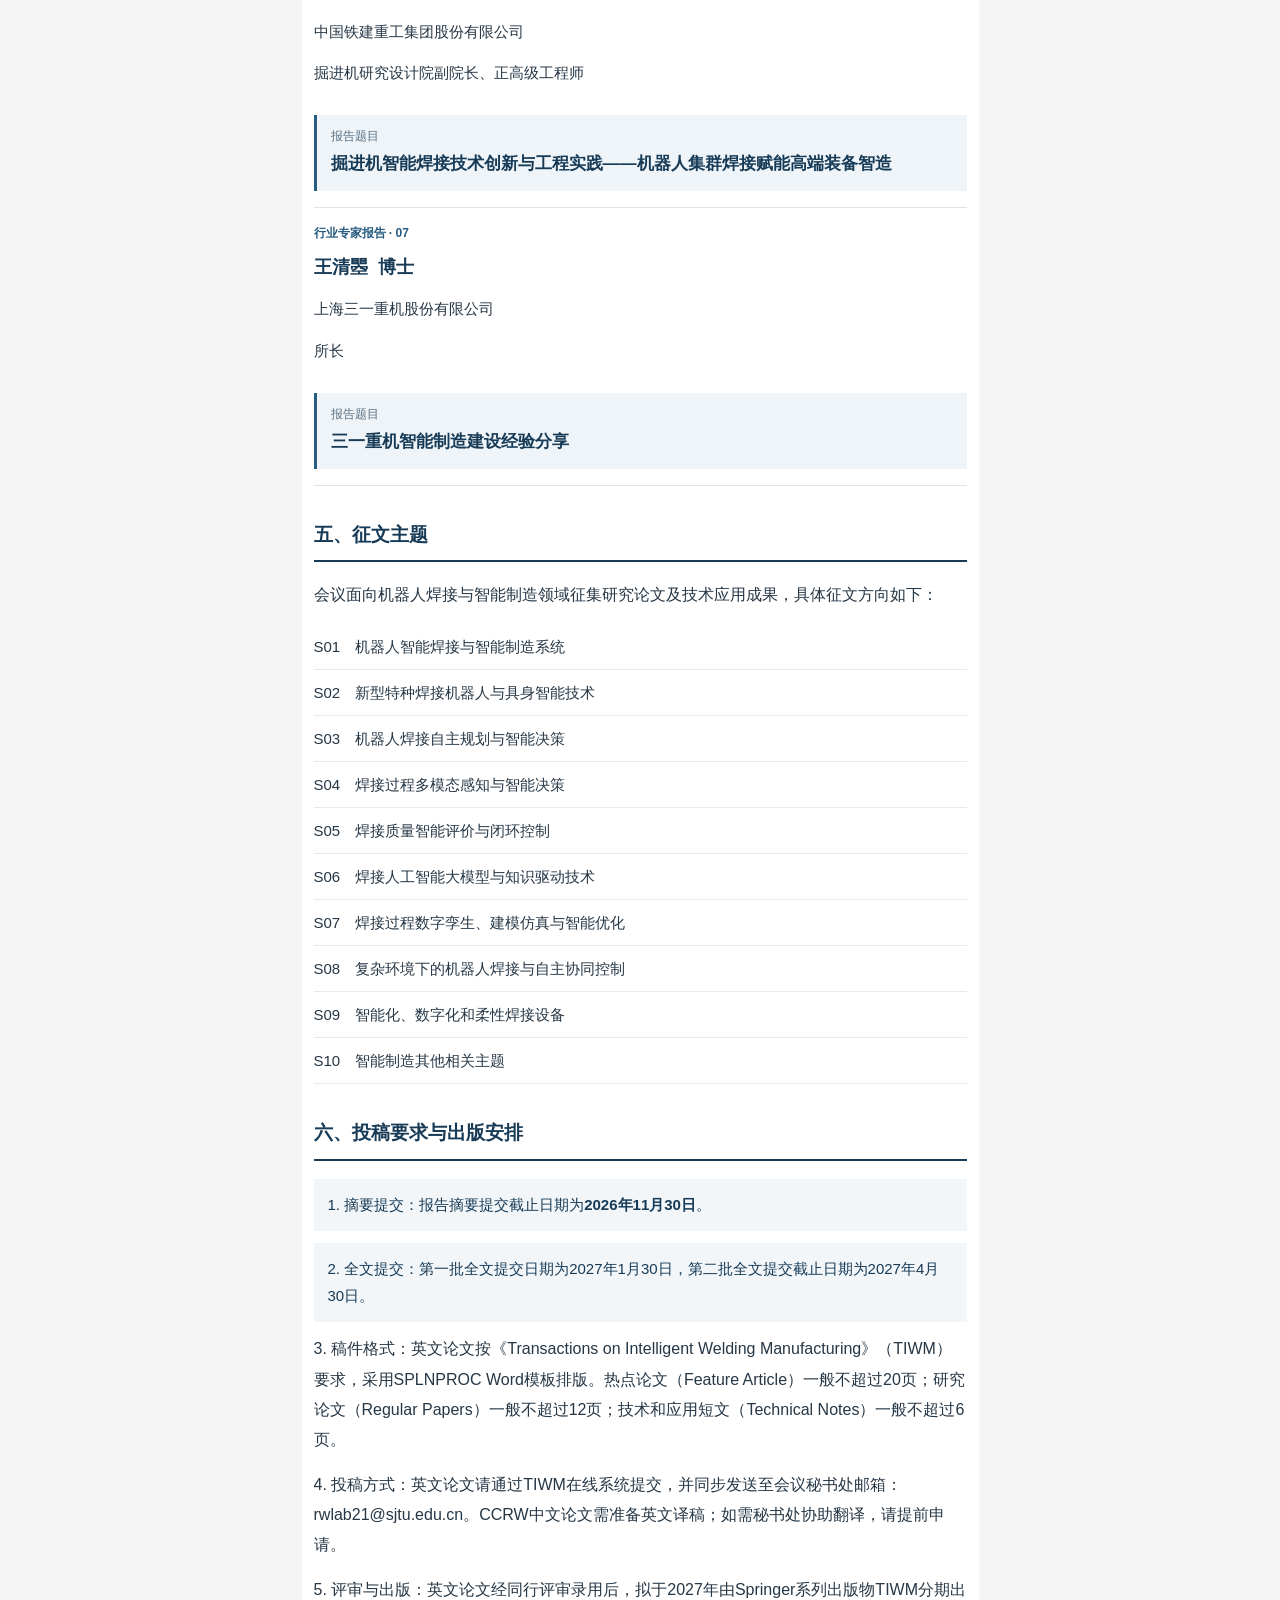
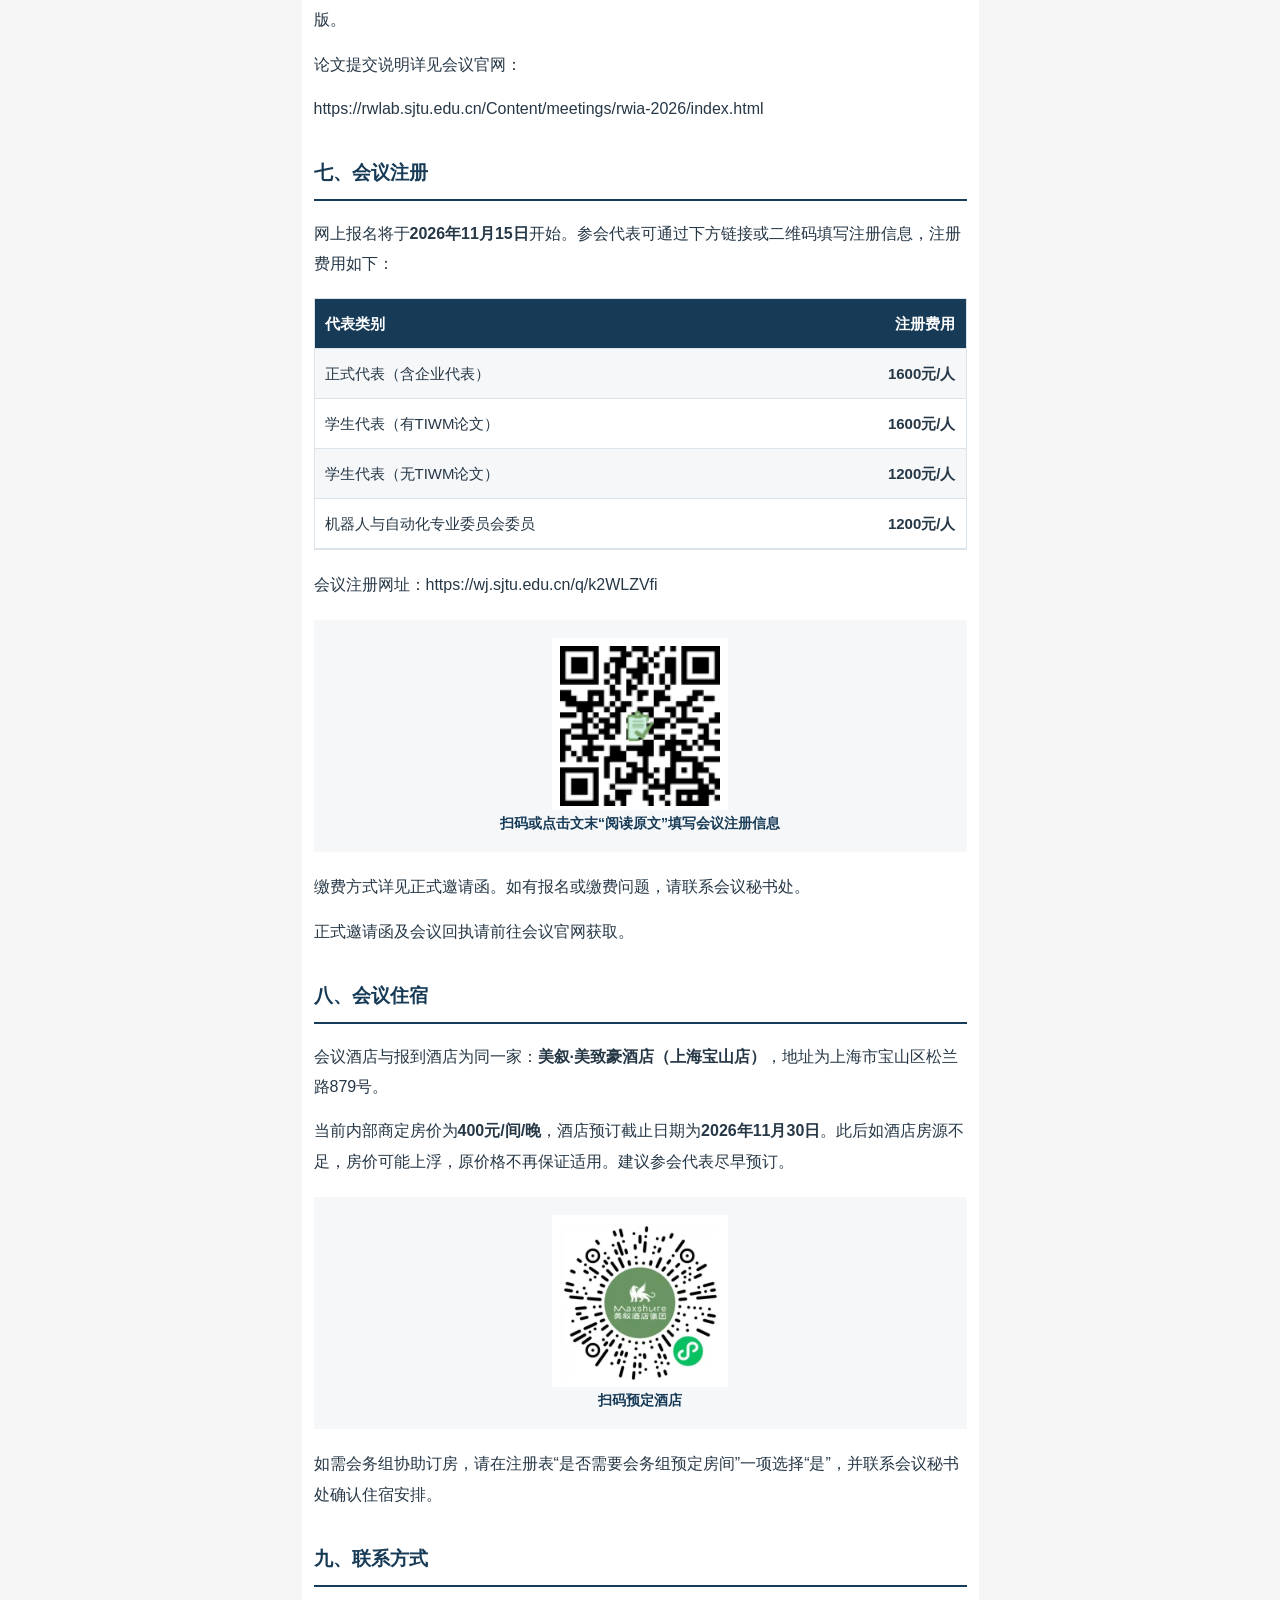
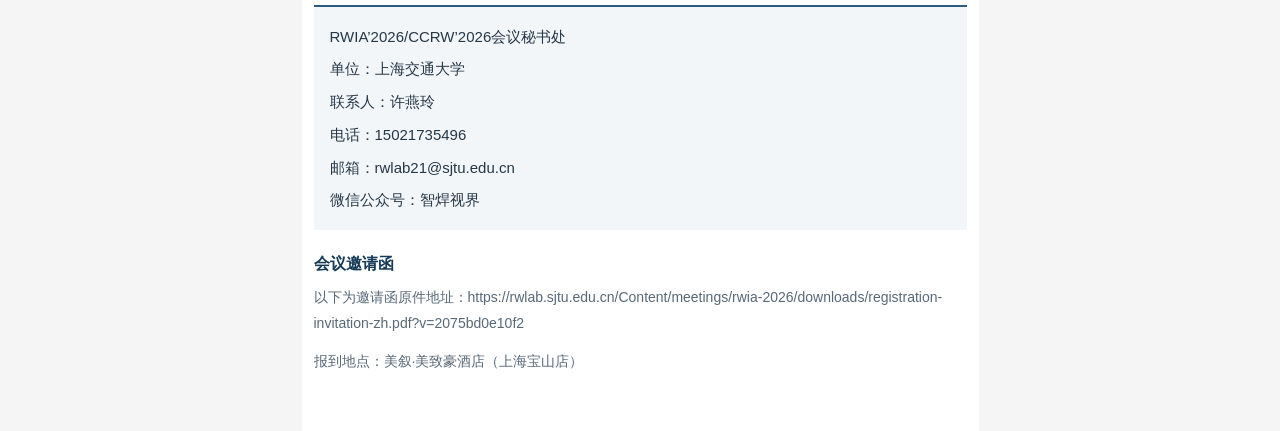
<file: 03_RWIA会议通知_第三轮/公众号正文.html>
<!doctype html>
<html lang="zh-CN">
<head>
  <meta charset="utf-8">
  <meta name="viewport" content="width=device-width,initial-scale=1">
  <meta name="robots" content="noindex,nofollow">
  <title>第9届国际机器人焊接、智能化与自动化会议暨第16届中国机器人焊接会议通知（第三轮）</title>
  <link rel="stylesheet" href="../publish-helper.css">
</head>
<body style="margin:0;background:#f5f5f5;font-family:-apple-system,BlinkMacSystemFont,'PingFang SC','Microsoft YaHei',Arial,sans-serif;color:#1a1a1a;">
<div class="publish-toolbar" data-publish-toolbar>
  <div class="publish-actions"><button type="button" data-copy-rich disabled>复制排版图文</button><button type="button" class="publish-secondary" data-copy-text>复制纯文字</button><button type="button" class="publish-secondary" data-copy-title>复制标题</button><a href="https://mp.weixin.qq.com/" target="_blank" rel="noopener noreferrer">打开公众号后台 ↗</a></div>
  <p class="publish-status" data-copy-status role="status" aria-live="polite">正在准备图文…</p>
  <p class="publish-note">复制后请检查微信编辑器中的图片、表格和手机预览；不会自动发布。</p>
</div>
<article style='box-sizing:border-box;max-width:677px;margin:0 auto;padding:24px 12px 32px;background:#fff;color:#263746;font-family:Arial,"PingFang SC","Microsoft YaHei",sans-serif;font-size:16px;line-height:1.9;letter-spacing:0;text-align:left;overflow-wrap:break-word;' data-notice-design="academic-20261116" id="wechat-article" data-published-source="https://mp.weixin.qq.com/s/Pp9fWuSsInaAmr_mj6e6VA" data-notice-round="third" data-invitation-revision="2026-11-26" data-report-call-revision="2026-11-26" data-industry-report-revision="2026-11-27"><h1>第9届国际机器人焊接、智能化与自动化会议暨第16届中国机器人焊接会议通知（第三轮）</h1><p style="margin:0 0 14px;text-indent:0;font-size:16px;line-height:1.9;text-align:left;"><span leaf="">由上海交通大学主办的第9届国际机器人焊接、智能化与自动化会议（RWIA’2026）暨第16届中国机器人焊接会议（CCRW’2026），将于</span><strong><span leaf="">2026年12月11日至13日在上海召开</span></strong><span leaf="">。</span></p><p style="margin:0 0 14px;text-indent:0;font-size:16px;line-height:1.9;text-align:left;"><span leaf="">会议聚焦机器人焊接与智能制造领域的研究进展和工程应用，围绕多模态感知、自主规划、质量控制，以及人工智能大模型、具身智能、数字孪生等主题，安排主题演讲、特邀报告、论文交流和技术参观。</span></p><p style="margin:0 0 14px;text-indent:0;font-size:16px;line-height:1.9;text-align:left;"><span leaf="">诚邀相关领域专家学者、工程技术人员和研究生参会交流。现将会议安排、征文要求及注册事项通知如下。</span></p><section data-report-call="" style="box-sizing:border-box;margin:20px 0 26px;padding:18px 16px;background:#eef5f9;border-left:4px solid #285c80;">
  <h3 style="margin:0 0 10px;font-size:18px;line-height:1.6;font-weight:700;color:#173b57;text-indent:0;"><span leaf="">欢迎申请会议交流报告</span></h3>
  <p style="margin:0 0 10px;text-indent:0;font-size:16px;line-height:1.9;color:#263746;"><span leaf="">大会面向机器人焊接、智能制造及相关领域开放交流报告申请，欢迎专家学者、工程技术人员、青年教师和研究生分享最新研究成果、工程实践与典型应用案例。</span></p>
  <p style="margin:0;text-indent:0;font-size:16px;line-height:1.9;color:#263746;"><span leaf="">拟作报告者请于</span><strong><span leaf="">2026年11月30日</span></strong><span leaf="">前，将报告题目、中文或英文摘要、姓名、单位及联系方式发送至</span><strong><span leaf="">rwlab21@sjtu.edu.cn</span></strong><span leaf="">，并完成会议注册。报告经组委会审核后纳入会议议程，具体形式与时段以最终通知为准。</span></p>
</section><h2 style="margin:34px 0 18px;padding:0 0 10px;border-bottom:2px solid #173b57;font-size:19px;line-height:1.6;font-weight:700;color:#173b57;text-align:left;text-indent:0;"><span leaf="">一、会议时间与报到</span></h2><section data-notice-block="checkin" style="box-sizing:border-box;margin:0 0 20px;padding:16px 16px 8px;background:#f2f6f9;border-left:3px solid #285c80;"><p style="margin:0 0 8px;font-size:16px;line-height:1.85;"><span leaf="">会议时间：2026年12月11日至13日。</span></p><p style="margin:0 0 8px;font-size:16px;line-height:1.85;"><span leaf="">报到时间：12月11日08:00至20:00。</span></p><p style="margin:0 0 8px;font-size:16px;line-height:1.85;"><span leaf="">报到地点：美叙·美致豪酒店（上海宝山店），上海市宝山区松兰路879号。</span></p></section><figure data-checkin-photo="" style="box-sizing:border-box;margin:20px 0 22px;padding:0;font-size:0;line-height:0;" data-photo-caption=""><span leaf="" style="display:block;margin:0;padding:0;font-size:0;line-height:0;"><img alt="报到酒店：美叙·美致豪酒店（上海宝山店）位置及交通示意图" style="display:block;width:100%;max-width:100%;height:auto;margin:0;padding:0;border:0;" src="%E9%85%8D%E5%9B%BE/published-20261115-01.jpg"></span><figcaption style="display:block;margin:2px 0 0;padding:0;text-align:center;font-size:13px;line-height:1.5;color:#586877;"><span leaf="">报到酒店：美叙·美致豪酒店（上海宝山店）</span></figcaption></figure><h2 style="margin:34px 0 18px;padding:0 0 10px;border-bottom:2px solid #173b57;font-size:19px;line-height:1.6;font-weight:700;color:#173b57;text-align:left;text-indent:0;"><span leaf="">二、组织机构</span></h2><section data-notice-block="二-0" style="margin:0 0 18px;padding:0 0 11px;border-bottom:1px solid #e4eaf0;"><h3 style="margin:0 0 7px;font-size:16px;line-height:1.7;font-weight:700;color:#173b57;"><span leaf="">主办单位：</span></h3><p style="margin:0 0 6px;font-size:15px;line-height:1.85;text-indent:0;"><span leaf="">上海交通大学</span></p></section><section data-notice-block="二-1" style="margin:0 0 18px;padding:0 0 11px;border-bottom:1px solid #e4eaf0;"><h3 style="margin:0 0 7px;font-size:16px;line-height:1.7;font-weight:700;color:#173b57;"><span leaf="">联合主办单位：</span></h3><p style="margin:0 0 6px;font-size:15px;line-height:1.85;text-indent:0;"><span leaf="">上海发那科机器人有限公司</span></p><p style="margin:0 0 6px;font-size:15px;line-height:1.85;text-indent:0;"><span leaf="">国际智能制造学会机器人与焊接智能化制造委员会（ISfIM R&amp;IWMC）</span></p><p style="margin:0 0 6px;font-size:15px;line-height:1.85;text-indent:0;"><span leaf="">施普林格智能焊接汇刊（TIWM）</span></p></section><section data-notice-block="二-2" style="margin:0 0 18px;padding:0 0 11px;border-bottom:1px solid #e4eaf0;"><h3 style="margin:0 0 7px;font-size:16px;line-height:1.7;font-weight:700;color:#173b57;"><span leaf="">协办单位：</span></h3><p style="margin:0 0 6px;font-size:15px;line-height:1.85;text-indent:0;"><span leaf="">中国机械工程学会焊接分会（CWS）</span></p><p style="margin:0 0 6px;font-size:15px;line-height:1.85;text-indent:0;"><span leaf="">中国工程建设焊接协会机器人及智能焊接专业委员会</span></p><p style="margin:0 0 6px;font-size:15px;line-height:1.85;text-indent:0;"><span leaf="">材料结构精密焊接与连接全国重点实验室（哈尔滨工业大学）</span></p><p style="margin:0 0 6px;font-size:15px;line-height:1.85;text-indent:0;"><span leaf="">激光与表面制造上海市重点实验室（上海交通大学）</span></p><p style="margin:0 0 6px;font-size:15px;line-height:1.85;text-indent:0;"><span leaf="">有色金属先进加工与再制造国家重点实验室（兰州理工大学）</span></p><p style="margin:0 0 6px;font-size:15px;line-height:1.85;text-indent:0;"><span leaf="">广东省机械工程学会焊接分会（WBGMES）</span></p><p style="margin:0 0 6px;font-size:15px;line-height:1.85;text-indent:0;"><span leaf="">伏能士智能设备（上海）有限公司</span></p><p style="margin:0 0 6px;font-size:15px;line-height:1.85;text-indent:0;"><span leaf="">上海昇视唯盛科技有限公司</span></p><p style="margin:0 0 6px;font-size:15px;line-height:1.85;text-indent:0;"><span leaf="">江苏北人智能制造科技股份有限公司</span></p><p style="margin:0 0 6px;font-size:15px;line-height:1.85;text-indent:0;"><span leaf="">广州瑞松智能科技股份有限公司</span></p><p style="margin:0 0 6px;font-size:15px;line-height:1.85;text-indent:0;"><span leaf="">世帝保智能装备（苏州）有限公司</span></p><p style="margin:0 0 6px;font-size:15px;line-height:1.85;text-indent:0;"><span leaf="">深圳市如本科技有限公司</span></p><p style="margin:0 0 6px;font-size:15px;line-height:1.85;text-indent:0;"><span leaf="">待续......</span></p></section><section data-notice-block="二-3" style="margin:0 0 18px;padding:0 0 11px;border-bottom:1px solid #e4eaf0;"><h3 style="margin:0 0 7px;font-size:16px;line-height:1.7;font-weight:700;color:#173b57;"><span leaf="">荣誉主席：</span></h3><p style="margin:0 0 6px;font-size:15px;line-height:1.85;text-indent:0;"><span leaf="">Christian Laugier（INRIA，法国）</span></p><p style="margin:0 0 6px;font-size:15px;line-height:1.85;text-indent:0;"><span leaf="">宋天虎（中国机械工程学会）</span></p><p style="margin:0 0 6px;font-size:15px;line-height:1.85;text-indent:0;"><span leaf="">王国庆（中国机械工程学会焊接分会）</span></p><p style="margin:0 0 6px;font-size:15px;line-height:1.85;text-indent:0;"><span leaf="">席宁</span><span leaf=""> （</span><span leaf="">香港大学</span><span leaf="">）</span></p></section><section data-notice-block="二-4" style="margin:0 0 18px;padding:0 0 11px;border-bottom:1px solid #e4eaf0;"><h3 style="margin:0 0 7px;font-size:16px;line-height:1.7;font-weight:700;color:#173b57;"><span leaf="">国际学术委员会：</span></h3><p style="margin:0 0 6px;font-size:15px;line-height:1.85;text-indent:0;"><span leaf="">主席：</span><span leaf="">周伟（国际智能制造学会）</span></p><p style="margin:0 0 6px;font-size:15px;line-height:1.85;text-indent:0;"><span leaf="">共同主席：冯智力（美国橡树岭国家实验室）、陈小奇（华南理工大学）、李会军、潘增喜（伍伦贡大学）</span></p></section><section data-notice-block="二-5" style="margin:0 0 18px;padding:0 0 11px;border-bottom:1px solid #e4eaf0;"><h3 style="margin:0 0 7px;font-size:16px;line-height:1.7;font-weight:700;color:#173b57;"><span leaf="">技术指导委员会：</span></h3><p style="margin:0 0 6px;font-size:15px;line-height:1.85;text-indent:0;"><span leaf="">主席：王田苗（北京航空航天大学）</span></p><p style="margin:0 0 6px;font-size:15px;line-height:1.85;text-indent:0;"><span leaf="">共同主席：都东（清华大学）、李铸国（上海交通大学）、焦向东（北京石油化工学院）、李永兵（上海交通大学）、吕晓春（中国机械工程学会焊接分会）</span></p><p style="margin:0 0 6px;font-size:15px;line-height:1.85;text-indent:0;"><span leaf="">委员：薛家祥、张广军、樊丁、林涛、</span><span leaf="">刘尔彬、汪苏、华学明、王敏、</span><span leaf="">陆皓、芦凤桂、陈科</span></p></section><section data-notice-block="二-6" style="margin:0 0 18px;padding:0 0 11px;border-bottom:1px solid #e4eaf0;"><h3 style="margin:0 0 7px;font-size:16px;line-height:1.7;font-weight:700;color:#173b57;"><span leaf="">大会主席：</span></h3><p style="margin:0 0 6px;font-size:15px;line-height:1.85;text-indent:0;"><span leaf="">陈善本（上海交通大学）</span></p><p style="margin:0 0 6px;font-size:15px;line-height:1.85;text-indent:0;"><span leaf="">张裕明（美国肯塔基大学）</span></p></section><section data-notice-block="二-7" style="margin:0 0 18px;padding:0 0 11px;border-bottom:1px solid #e4eaf0;"><h3 style="margin:0 0 7px;font-size:16px;line-height:1.7;font-weight:700;color:#173b57;"><span leaf="">大会执行主席：</span></h3><p style="margin:0 0 6px;font-size:15px;line-height:1.85;text-indent:0;"><span leaf="">陈华斌（上海交通大学）</span></p></section><section data-notice-block="二-8" style="margin:0 0 18px;padding:0 0 11px;border-bottom:1px solid #e4eaf0;"><h3 style="margin:0 0 7px;font-size:16px;line-height:1.7;font-weight:700;color:#173b57;"><span leaf="">组织委员会：</span></h3><p style="margin:0 0 6px;font-size:15px;line-height:1.85;text-indent:0;"><span leaf="">主席：石玗（兰州理工大学）、黄永宪（哈尔滨工业大学）</span></p><p style="margin:0 0 6px;font-size:15px;line-height:1.85;text-indent:0;"><span leaf="">共同主席：陈希章、熊俊、肖珺、杨鑫华、朱明、荆文、</span><span leaf="">童梁、韦成良</span></p><p style="margin:0 0 6px;font-size:15px;line-height:1.85;text-indent:0;"><span leaf="">委员名单：见程序册</span></p></section><section data-notice-block="二-9" style="margin:0 0 18px;padding:0 0 11px;border-bottom:1px solid #e4eaf0;"><h3 style="margin:0 0 7px;font-size:16px;line-height:1.7;font-weight:700;color:#173b57;"><span leaf="">程序委员会：</span></h3><p style="margin:0 0 6px;font-size:15px;line-height:1.85;text-indent:0;"><span leaf="">主席：石永华（华南理工大学）、占小红（南京航空航天大学）</span></p><p style="margin:0 0 6px;font-size:15px;line-height:1.85;text-indent:0;"><span leaf="">共同主席：薛龙、高延峰、黄健康、黎文航、王磊磊、张东升、</span><span leaf="">周珍珍</span></p><p style="margin:0 0 6px;font-size:15px;line-height:1.85;text-indent:0;"><span leaf="">委员名单：见程序册</span></p></section><section data-notice-block="二-10" style="margin:0 0 18px;padding:0 0 11px;border-bottom:1px solid #e4eaf0;"><h3 style="margin:0 0 7px;font-size:16px;line-height:1.7;font-weight:700;color:#173b57;"><span leaf="">秘书处：</span></h3><p style="margin:0 0 6px;font-size:15px;line-height:1.85;text-indent:0;"><span leaf="">秘书长（兼）：许燕玲</span></p><p style="margin:0 0 6px;font-size:15px;line-height:1.85;text-indent:0;"><span leaf="">组织机构及专业方向委员名单详见会议官网。</span></p></section><h2 style="margin:34px 0 18px;padding:0 0 10px;border-bottom:2px solid #173b57;font-size:19px;line-height:1.6;font-weight:700;color:#173b57;text-align:left;text-indent:0;"><span leaf="">三、会议主要日程</span></h2><section data-notice-block="三-0" style="margin:0 0 12px;padding:12px 14px 6px;background:#f5f7f9;border-left:2px solid #bccbd7;"><h3 style="margin:0 0 7px;font-size:16px;line-height:1.7;font-weight:700;color:#173b57;"><span leaf="">12月11日：</span></h3><p style="margin:0 0 6px;font-size:15px;line-height:1.85;text-indent:0;"><span leaf="">08:00至20:00，报到注册。</span></p></section><section data-notice-block="三-1" style="margin:0 0 12px;padding:12px 14px 6px;background:#f5f7f9;border-left:2px solid #bccbd7;"><h3 style="margin:0 0 7px;font-size:16px;line-height:1.7;font-weight:700;color:#173b57;"><span leaf="">12月12日：</span></h3><p style="margin:0 0 6px;font-size:15px;line-height:1.85;text-indent:0;"><span leaf="">上午：开幕式、主题演讲。</span></p><p style="margin:0 0 6px;font-size:15px;line-height:1.85;text-indent:0;"><span leaf="">下午：特邀报告、邀请和推荐论文报告。</span></p></section><section data-notice-block="三-2" style="margin:0 0 12px;padding:12px 14px 6px;background:#f5f7f9;border-left:2px solid #bccbd7;"><h3 style="margin:0 0 7px;font-size:16px;line-height:1.7;font-weight:700;color:#173b57;"><span leaf="">12月13日：</span></h3><p style="margin:0 0 6px;font-size:15px;line-height:1.85;text-indent:0;"><span leaf="">上午：技术参观FANUC公司。</span></p></section><figure style="box-sizing:border-box;margin:20px 0 22px;padding:0;font-size:0;line-height:0;" data-photo-caption=""><span leaf="" style="display:block;margin:0;padding:0;font-size:0;line-height:0;"><img alt="上海发那科机器人有限公司园区" style="display:block;width:100%;max-width:100%;height:auto;margin:0;padding:0;border:0;" src="%E9%85%8D%E5%9B%BE/published-20261115-02.jpg"><img style="display:block;width:100%;max-width:100%;height:auto;margin:0;padding:0;border:0;" src="%E9%85%8D%E5%9B%BE/published-20261115-03.jpg"></span><figcaption style="display:block;margin:2px 0 0;padding:0;text-align:center;font-size:13px;line-height:1.5;color:#586877;"><span leaf="">上海发那科机器人有限公司</span></figcaption></figure><h2 style="margin:34px 0 18px;padding:0 0 10px;border-bottom:2px solid #173b57;font-size:19px;line-height:1.6;font-weight:700;color:#173b57;text-align:left;text-indent:0;"><span leaf="">四、大会报告</span></h2><section data-report-group="keynotes" style="margin:0 0 24px;"><h3 style="margin:24px 0 16px;font-size:17px;line-height:1.7;font-weight:700;color:#173b57;"><span leaf="">大会特邀报告</span></h3><section data-speaker-card="席宁" style="box-sizing:border-box;margin:0 0 24px;padding:16px;background:#fff;border:1px solid #dce4eb;border-top:3px solid #285c80;border-radius:0;text-align:left;"><p style="margin:0;padding:0 0 11px;text-indent:0;font-size:12px;line-height:1.6;font-weight:600;color:#285c80;letter-spacing:0;"><span leaf="">KEYNOTE SPEAKER 01 · 大会特邀报告</span></p><section style="box-sizing:border-box;margin:0;font-size:0;line-height:0;white-space:normal;text-align:left;"><section style="box-sizing:border-box;display:inline-block;width:35%;vertical-align:top;padding:0 14px 0 0;" nodeleaf=""><img alt="席宁" style="display:block;width:100%;max-width:100%;height:auto;border:0;border-radius:0;" src="%E9%85%8D%E5%9B%BE/speaker-word-ning-xi.png"></section><section style="box-sizing:border-box;display:inline-block;width:65%;vertical-align:top;text-align:left;line-height:1.75;font-size:15px;overflow-wrap:break-word;"><p style="margin:0;text-indent:0;font-size:20px;line-height:1.5;font-weight:700;color:#173b57;"><span leaf="">席宁  教授</span></p><p style="margin:4px 0 0;text-indent:0;font-size:14px;line-height:1.55;font-weight:600;color:#285c80;"><span leaf="">Prof. Ning XI</span></p><section style="margin:10px 0 0;padding:0;border:0;"><p style="margin:0 0 3px;text-indent:0;font-size:15px;line-height:1.7;color:#344c5d;"><span leaf="">机器人与自动化讲席教授</span></p><p style="margin:0 0 9px;text-indent:0;font-size:13px;line-height:1.7;color:#586877;"><span leaf="">Chair Professor of Robotics and Automation</span></p><p style="margin:0 0 3px;text-indent:0;font-size:15px;line-height:1.7;color:#344c5d;"><span leaf="">香港大学</span></p><p style="margin:0 0 9px;text-indent:0;font-size:13px;line-height:1.7;color:#586877;"><span leaf="">The University of Hong Kong</span></p></section></section></section><section data-talk-title="" style="box-sizing:border-box;margin:16px 0 0;padding:13px 14px;background:#f2f6f9;border:0;border-left:2px solid #285c80;border-radius:0;text-align:left;"><p style="margin:0 0 7px;text-indent:0;font-size:12px;line-height:1.6;color:#586877;"><span leaf="">报告题目 · PRESENTATION TITLE</span></p><p style="margin:0;text-indent:0;font-size:18px;line-height:1.65;font-weight:700;color:#173b57;"><span style="display:inline-block;"><span leaf="">人工智能时代的</span></span><span style="display:inline-block;"><span leaf="">机器人任务规划与控制</span></span></p><p style="margin:7px 0 0;text-indent:0;font-size:14px;line-height:1.7;color:#586877;"><span leaf="">Robot Task Planning and Control in AI Era</span></p></section></section><section data-speaker-card="周伟" style="box-sizing:border-box;margin:0 0 24px;padding:16px;background:#fff;border:1px solid #dce4eb;border-top:3px solid #285c80;border-radius:0;text-align:left;"><p style="margin:0;padding:0 0 11px;text-indent:0;font-size:12px;line-height:1.6;font-weight:600;color:#285c80;letter-spacing:0;"><span leaf="">KEYNOTE SPEAKER 02 · 大会特邀报告</span></p><section style="box-sizing:border-box;margin:0;font-size:0;line-height:0;white-space:normal;text-align:left;"><section style="box-sizing:border-box;display:inline-block;width:35%;vertical-align:top;padding:0 14px 0 0;" nodeleaf=""><img alt="周伟" style="display:block;width:100%;max-width:100%;height:auto;border:0;border-radius:0;" src="%E9%85%8D%E5%9B%BE/speaker-word-wei-zhou.png"></section><section style="box-sizing:border-box;display:inline-block;width:65%;vertical-align:top;text-align:left;line-height:1.75;font-size:15px;overflow-wrap:break-word;"><p style="margin:0;text-indent:0;font-size:20px;line-height:1.5;font-weight:700;color:#173b57;"><span leaf="">周伟  教授</span></p><p style="margin:4px 0 0;text-indent:0;font-size:14px;line-height:1.55;font-weight:600;color:#285c80;"><span leaf="">Prof. Wei ZHOU</span></p><section style="margin:10px 0 0;padding:0;border:0;"><p style="margin:0 0 3px;text-indent:0;font-size:15px;line-height:1.7;color:#344c5d;"><span leaf="">国际智能制造学会主席</span></p><p style="margin:0 0 9px;text-indent:0;font-size:13px;line-height:1.7;color:#586877;"><span leaf="">President, International Society for Intelligent Manufacturing</span></p><p style="margin:0 0 3px;text-indent:0;font-size:15px;line-height:1.7;color:#344c5d;"><span leaf="">新加坡南洋理工大学教授</span></p><p style="margin:0 0 9px;text-indent:0;font-size:13px;line-height:1.7;color:#586877;"><span leaf="">Professor, Nanyang Technological University, Singapore</span></p></section></section></section><section data-talk-title="" style="box-sizing:border-box;margin:16px 0 0;padding:13px 14px;background:#f2f6f9;border:0;border-left:2px solid #285c80;border-radius:0;text-align:left;"><p style="margin:0 0 7px;text-indent:0;font-size:12px;line-height:1.6;color:#586877;"><span leaf="">报告题目 · PRESENTATION TITLE</span></p><p style="margin:0;text-indent:0;font-size:18px;line-height:1.65;font-weight:700;color:#173b57;"><span leaf="">跨越材料连接壁垒：异种材料连接的界面设计与方法</span></p><p style="margin:7px 0 0;text-indent:0;font-size:14px;line-height:1.7;color:#586877;"><span leaf="">Bridging the Divide: Interfacial Design and Methodologies for Joining Dissimilar Materials</span></p></section></section><section data-speaker-card="李会军" style="box-sizing:border-box;margin:0 0 24px;padding:16px;background:#fff;border:1px solid #dce4eb;border-top:3px solid #285c80;border-radius:0;text-align:left;"><p style="margin:0;padding:0 0 11px;text-indent:0;font-size:12px;line-height:1.6;font-weight:600;color:#285c80;letter-spacing:0;"><span leaf="">KEYNOTE SPEAKER 03 · 大会特邀报告</span></p><section style="box-sizing:border-box;margin:0;font-size:0;line-height:0;white-space:normal;text-align:left;"><section style="box-sizing:border-box;display:inline-block;width:35%;vertical-align:top;padding:0 14px 0 0;" nodeleaf=""><img alt="李会军" style="display:block;width:100%;max-width:100%;height:auto;border:0;border-radius:0;" src="%E9%85%8D%E5%9B%BE/speaker-word-huijun-li.png"></section><section style="box-sizing:border-box;display:inline-block;width:65%;vertical-align:top;text-align:left;line-height:1.75;font-size:15px;overflow-wrap:break-word;"><p style="margin:0;text-indent:0;font-size:20px;line-height:1.5;font-weight:700;color:#173b57;"><span leaf="">李会军  教授</span></p><p style="margin:4px 0 0;text-indent:0;font-size:14px;line-height:1.55;font-weight:600;color:#285c80;"><span leaf="">Prof. Huijun LI</span></p><section style="margin:10px 0 0;padding:0;border:0;"><p><span leaf="">五邑大学特聘讲席教授</span></p><p><span leaf="">Professor, Wuyi University</span></p><p><span leaf="">澳大利亚伍伦贡大学终身高级教授</span></p><p><span leaf="">Senior Professor, The University of Wollongong</span></p></section></section></section><section data-talk-title="" style="box-sizing:border-box;margin:16px 0 0;padding:13px 14px;background:#f2f6f9;border:0;border-left:2px solid #285c80;border-radius:0;text-align:left;"><p style="margin:0 0 7px;text-indent:0;font-size:12px;line-height:1.6;color:#586877;"><span leaf="">报告题目 · PRESENTATION TITLE</span></p><p><span leaf="">The challenges for DED – wire arc based additive manufacturing</span></p></section></section><section data-speaker-card="李永兵" style="box-sizing:border-box;margin:0 0 24px;padding:16px;background:#fff;border:1px solid #dce4eb;border-top:3px solid #285c80;border-radius:0;text-align:left;"><p style="margin:0;padding:0 0 11px;text-indent:0;font-size:12px;line-height:1.6;font-weight:600;color:#285c80;letter-spacing:0;"><span leaf="">KEYNOTE SPEAKER 04 · 大会特邀报告</span></p><section style="box-sizing:border-box;margin:0;font-size:0;line-height:0;white-space:normal;text-align:left;"><section style="box-sizing:border-box;display:inline-block;width:35%;vertical-align:top;padding:0 14px 0 0;" nodeleaf=""><img alt="李永兵" style="display:block;width:100%;max-width:100%;height:auto;border:0;border-radius:0;" src="%E9%85%8D%E5%9B%BE/speaker-word-yongbing-li.png"></section><section style="box-sizing:border-box;display:inline-block;width:65%;vertical-align:top;text-align:left;line-height:1.75;font-size:15px;overflow-wrap:break-word;"><p style="margin:0;text-indent:0;font-size:20px;line-height:1.5;font-weight:700;color:#173b57;"><span leaf="">李永兵  教授</span></p><p style="margin:4px 0 0;text-indent:0;font-size:14px;line-height:1.55;font-weight:600;color:#285c80;"><span leaf="">Prof. Yongbing LI</span></p><section style="margin:10px 0 0;padding:0;border:0;"><p style="margin:0 0 3px;text-indent:0;font-size:15px;line-height:1.7;color:#344c5d;"><span leaf="">特聘教授</span></p><p style="margin:0 0 9px;text-indent:0;font-size:13px;line-height:1.7;color:#586877;"><span leaf="">Distinguished Professor</span></p><p style="margin:0 0 3px;text-indent:0;font-size:15px;line-height:1.7;color:#344c5d;"><span leaf="">上海市复杂薄板结构数字化制造重点实验室主任</span></p><p style="margin:0 0 9px;text-indent:0;font-size:13px;line-height:1.7;color:#586877;"><span leaf="">Director of the Institute of Manufacturing for Thin-walled Structures, Shanghai Jiao Tong University</span></p></section></section></section><section data-talk-title="" style="box-sizing:border-box;margin:16px 0 0;padding:13px 14px;background:#f2f6f9;border:0;border-left:2px solid #285c80;border-radius:0;text-align:left;"><p style="margin:0 0 7px;text-indent:0;font-size:12px;line-height:1.6;color:#586877;"><span leaf="">报告题目 · PRESENTATION TITLE</span></p><p style="margin:0;text-indent:0;font-size:18px;line-height:1.65;font-weight:700;color:#173b57;"><span leaf="">轻量化及异质材料铆焊复合连接技术及装备</span></p><p style="margin:7px 0 0;text-indent:0;font-size:14px;line-height:1.7;color:#586877;"><span leaf="">Hybrid Rivet–Weld Joining Technologies and Equipment for Lightweight Structures and Dissimilar Materials</span></p></section></section></section><section data-report-group="industry" style="margin:0 0 24px;"><h3 style="margin:24px 0 16px;font-size:17px;line-height:1.7;font-weight:700;color:#173b57;"><span leaf="">行业专家报告</span></h3><section data-speaker-card="刘卫华" style="box-sizing:border-box;margin:0;padding:16px 0;background:#fff;border:0;border-bottom:1px solid #dce4eb;border-radius:0;text-align:left;"><p style="margin:0;padding:0 0 11px;text-indent:0;font-size:12px;line-height:1.6;font-weight:600;color:#285c80;letter-spacing:0;"><span leaf="">行业专家报告 · 01</span></p><section style="box-sizing:border-box;margin:0;font-size:0;line-height:0;white-space:normal;text-align:left;"><section style="box-sizing:border-box;display:inline-block;width:100%;vertical-align:top;text-align:left;line-height:1.75;font-size:15px;overflow-wrap:break-word;"><p style="margin:0;text-indent:0;font-size:18px;line-height:1.5;font-weight:700;color:#173b57;"><span leaf="">刘卫华  博士</span></p><section style="margin:10px 0 0;padding:0;border:0;"><p style="margin:0 0 3px;text-indent:0;font-size:15px;line-height:1.7;color:#344c5d;"><span leaf="">中国核工业第五建设有限公司</span></p><p style="margin:0 0 3px;text-indent:0;font-size:15px;line-height:1.7;color:#344c5d;"><span leaf="">中核集团首席科学家</span></p></section></section></section><section data-talk-title="" style="box-sizing:border-box;margin:14px 0 0;padding:12px 14px;background:#eef4f8;border-left:3px solid #285c80;">
  <p style="margin:0 0 5px;text-indent:0;font-size:12px;line-height:1.5;color:#596f80;"><span leaf="">报告题目</span></p>
  <p style="margin:0;text-indent:0;font-size:17px;line-height:1.7;font-weight:700;color:#173b57;"><span leaf="">基于CPS架构的核电智能建造技术研究与应用</span></p>
</section></section><section data-speaker-card="冯彬" style="box-sizing:border-box;margin:0;padding:16px 0;background:#fff;border:0;border-bottom:1px solid #dce4eb;border-radius:0;text-align:left;"><p style="margin:0;padding:0 0 11px;text-indent:0;font-size:12px;line-height:1.6;font-weight:600;color:#285c80;letter-spacing:0;"><span leaf="">行业专家报告 · 02</span></p><section style="box-sizing:border-box;margin:0;font-size:0;line-height:0;white-space:normal;text-align:left;"><section style="box-sizing:border-box;display:inline-block;width:100%;vertical-align:top;text-align:left;line-height:1.75;font-size:15px;overflow-wrap:break-word;"><p style="margin:0;text-indent:0;font-size:18px;line-height:1.5;font-weight:700;color:#173b57;"><span leaf="">冯彬  博士</span></p><section style="margin:10px 0 0;padding:0;border:0;"><p style="margin:0 0 3px;text-indent:0;font-size:15px;line-height:1.7;color:#344c5d;"><span leaf="">上海外高桥造船有限公司</span></p><p style="margin:0 0 3px;text-indent:0;font-size:15px;line-height:1.7;color:#344c5d;"><span leaf="">技术总监</span></p></section></section></section><section data-talk-title="" style="box-sizing:border-box;margin:14px 0 0;padding:12px 14px;background:#eef4f8;border-left:3px solid #285c80;">
  <p style="margin:0 0 5px;text-indent:0;font-size:12px;line-height:1.5;color:#596f80;"><span leaf="">报告题目</span></p>
  <p style="margin:0;text-indent:0;font-size:17px;line-height:1.7;font-weight:700;color:#173b57;"><span leaf="">工艺数据驱动的SWS统一离线编程平台</span></p>
</section></section><section data-speaker-card="程小华" style="box-sizing:border-box;margin:0;padding:16px 0;background:#fff;border:0;border-bottom:1px solid #dce4eb;border-radius:0;text-align:left;"><p style="margin:0;padding:0 0 11px;text-indent:0;font-size:12px;line-height:1.6;font-weight:600;color:#285c80;letter-spacing:0;"><span leaf="">行业专家报告 · 03</span></p><section style="box-sizing:border-box;margin:0;font-size:0;line-height:0;white-space:normal;text-align:left;"><section style="box-sizing:border-box;display:inline-block;width:100%;vertical-align:top;text-align:left;line-height:1.75;font-size:15px;overflow-wrap:break-word;"><p style="margin:0;text-indent:0;font-size:18px;line-height:1.5;font-weight:700;color:#173b57;"><span leaf="">程小华</span></p><section style="margin:10px 0 0;padding:0;border:0;"><p style="margin:0 0 3px;text-indent:0;font-size:15px;line-height:1.7;color:#344c5d;"><span leaf="">中国核工业华兴建设有限公司</span></p><p style="margin:0 0 3px;text-indent:0;font-size:15px;line-height:1.7;color:#344c5d;"><span leaf="">副总工程师、中核建首席技术专家</span></p></section></section></section><section data-talk-title="" style="box-sizing:border-box;margin:14px 0 0;padding:12px 14px;background:#eef4f8;border-left:3px solid #285c80;">
  <p style="margin:0 0 5px;text-indent:0;font-size:12px;line-height:1.5;color:#596f80;"><span leaf="">报告题目</span></p>
  <p style="margin:0;text-indent:0;font-size:17px;line-height:1.7;font-weight:700;color:#173b57;"><span leaf="">核岛土建领域机器人焊接技术研究及应用</span></p>
</section></section><section data-speaker-card="刘磊" style="box-sizing:border-box;margin:0;padding:16px 0;background:#fff;border:0;border-bottom:1px solid #dce4eb;border-radius:0;text-align:left;"><p style="margin:0;padding:0 0 11px;text-indent:0;font-size:12px;line-height:1.6;font-weight:600;color:#285c80;letter-spacing:0;"><span leaf="">行业专家报告 · 04</span></p><section style="box-sizing:border-box;margin:0;font-size:0;line-height:0;white-space:normal;text-align:left;"><section style="box-sizing:border-box;display:inline-block;width:100%;vertical-align:top;text-align:left;line-height:1.75;font-size:15px;overflow-wrap:break-word;"><p style="margin:0;text-indent:0;font-size:18px;line-height:1.5;font-weight:700;color:#173b57;"><span leaf="">刘磊  博士</span></p><section style="margin:10px 0 0;padding:0;border:0;"><p style="margin:0 0 3px;text-indent:0;font-size:15px;line-height:1.7;color:#344c5d;"><span leaf="">沪东中华造船（集团）有限公司</span></p><p style="margin:0 0 3px;text-indent:0;font-size:15px;line-height:1.7;color:#344c5d;"><span leaf="">正高级工程师、焊接试验室主任</span></p></section></section></section><section data-talk-title="" style="box-sizing:border-box;margin:14px 0 0;padding:12px 14px;background:#eef4f8;border-left:3px solid #285c80;">
  <p style="margin:0 0 5px;text-indent:0;font-size:12px;line-height:1.5;color:#596f80;"><span leaf="">报告题目</span></p>
  <p style="margin:0;text-indent:0;font-size:17px;line-height:1.7;font-weight:700;color:#173b57;"><span leaf="">科技赋能产业变革——造船智能焊接工艺装备与技术发展</span></p>
</section></section><section data-speaker-card="屈博兴" style="box-sizing:border-box;margin:0;padding:16px 0;background:#fff;border:0;border-bottom:1px solid #dce4eb;border-radius:0;text-align:left;"><p style="margin:0;padding:0 0 11px;text-indent:0;font-size:12px;line-height:1.6;font-weight:600;color:#285c80;letter-spacing:0;"><span leaf="">行业专家报告 · 05</span></p><section style="box-sizing:border-box;margin:0;font-size:0;line-height:0;white-space:normal;text-align:left;"><section style="box-sizing:border-box;display:inline-block;width:100%;vertical-align:top;text-align:left;line-height:1.75;font-size:15px;overflow-wrap:break-word;"><p style="margin:0;text-indent:0;font-size:18px;line-height:1.5;font-weight:700;color:#173b57;"><span leaf="">屈博兴</span></p><section style="margin:10px 0 0;padding:0;border:0;"><p><span leaf="">东方电气集团数字科技有限公司智慧建造事业部</span></p><p><span leaf="">副总经理</span></p></section></section></section><section data-talk-title="" style="box-sizing:border-box;margin:14px 0 0;padding:12px 14px;background:#eef4f8;border-left:3px solid #285c80;">
  <p style="margin:0 0 5px;text-indent:0;font-size:12px;line-height:1.5;color:#596f80;"><span leaf="">报告题目</span></p>
  <p style="margin:0;text-indent:0;font-size:17px;line-height:1.7;font-weight:700;color:#173b57;"><span leaf="">面向大型能源装备制造的机器人焊接应用实践</span></p>
</section></section><section data-speaker-card="徐山" style="box-sizing:border-box;margin:0;padding:16px 0;background:#fff;border:0;border-bottom:1px solid #dce4eb;border-radius:0;text-align:left;"><p style="margin:0;padding:0 0 11px;text-indent:0;font-size:12px;line-height:1.6;font-weight:600;color:#285c80;letter-spacing:0;"><span leaf="">行业专家报告 · 06</span></p><section style="box-sizing:border-box;margin:0;font-size:0;line-height:0;white-space:normal;text-align:left;"><section style="box-sizing:border-box;display:inline-block;width:100%;vertical-align:top;text-align:left;line-height:1.75;font-size:15px;overflow-wrap:break-word;"><p style="margin:0;text-indent:0;font-size:18px;line-height:1.5;font-weight:700;color:#173b57;"><span leaf="">徐山</span></p><section style="margin:10px 0 0;padding:0;border:0;"><p><span leaf="">中国铁建重工集团股份有限公司</span></p><p><span leaf="">掘进机研究设计院副院长、正高级工程师</span></p></section></section></section><section data-talk-title="" style="box-sizing:border-box;margin:14px 0 0;padding:12px 14px;background:#eef4f8;border-left:3px solid #285c80;">
  <p style="margin:0 0 5px;text-indent:0;font-size:12px;line-height:1.5;color:#596f80;"><span leaf="">报告题目</span></p>
  <p style="margin:0;text-indent:0;font-size:17px;line-height:1.7;font-weight:700;color:#173b57;"><span leaf="">掘进机智能焊接技术创新与工程实践——机器人集群焊接赋能高端装备智造</span></p>
</section></section><section data-speaker-card="王清瞾" style="box-sizing:border-box;margin:0;padding:16px 0;background:#fff;border:0;border-bottom:1px solid #dce4eb;border-radius:0;text-align:left;"><p style="margin:0;padding:0 0 11px;text-indent:0;font-size:12px;line-height:1.6;font-weight:600;color:#285c80;letter-spacing:0;"><span leaf="">行业专家报告 · 07</span></p><section style="box-sizing:border-box;margin:0;font-size:0;line-height:0;white-space:normal;text-align:left;"><section style="box-sizing:border-box;display:inline-block;width:100%;vertical-align:top;text-align:left;line-height:1.75;font-size:15px;overflow-wrap:break-word;"><p style="margin:0;text-indent:0;font-size:18px;line-height:1.5;font-weight:700;color:#173b57;"><span leaf="">王清瞾  博士</span></p><section style="margin:10px 0 0;padding:0;border:0;"><p><span leaf="">上海三一重机股份有限公司</span></p><p><span leaf="">所长</span></p></section></section></section><section data-talk-title="" style="box-sizing:border-box;margin:14px 0 0;padding:12px 14px;background:#eef4f8;border-left:3px solid #285c80;">
  <p style="margin:0 0 5px;text-indent:0;font-size:12px;line-height:1.5;color:#596f80;"><span leaf="">报告题目</span></p>
  <p style="margin:0;text-indent:0;font-size:17px;line-height:1.7;font-weight:700;color:#173b57;"><span leaf="">三一重机智能制造建设经验分享</span></p>
</section></section></section><h2 style="margin:34px 0 18px;padding:0 0 10px;border-bottom:2px solid #173b57;font-size:19px;line-height:1.6;font-weight:700;color:#173b57;text-align:left;text-indent:0;"><span leaf="">五、征文主题</span></h2><p style="margin:0 0 14px;text-indent:0;font-size:16px;line-height:1.9;text-align:left;"><span leaf="">会议面向机器人焊接与智能制造领域征集研究论文及技术应用成果，具体征文方向如下：</span></p><p style="margin:0;padding:9px 0;border-bottom:1px solid #e4eaf0;font-size:15px;line-height:1.8;"><span leaf="">S01　机器人智能焊接与智能制造系统</span></p><p style="margin:0;padding:9px 0;border-bottom:1px solid #e4eaf0;font-size:15px;line-height:1.8;"><span leaf="">S02　新型特种焊接机器人与具身智能技术</span></p><p style="margin:0;padding:9px 0;border-bottom:1px solid #e4eaf0;font-size:15px;line-height:1.8;"><span leaf="">S03　机器人焊接自主规划与智能决策</span></p><p style="margin:0;padding:9px 0;border-bottom:1px solid #e4eaf0;font-size:15px;line-height:1.8;"><span leaf="">S04　焊接过程多模态感知与智能决策</span></p><p style="margin:0;padding:9px 0;border-bottom:1px solid #e4eaf0;font-size:15px;line-height:1.8;"><span leaf="">S05　焊接质量智能评价与闭环控制</span></p><p style="margin:0;padding:9px 0;border-bottom:1px solid #e4eaf0;font-size:15px;line-height:1.8;"><span leaf="">S06　焊接人工智能大模型与知识驱动技术</span></p><p style="margin:0;padding:9px 0;border-bottom:1px solid #e4eaf0;font-size:15px;line-height:1.8;"><span leaf="">S07　焊接过程数字孪生、建模仿真与智能优化</span></p><p style="margin:0;padding:9px 0;border-bottom:1px solid #e4eaf0;font-size:15px;line-height:1.8;"><span leaf="">S08　复杂环境下的机器人焊接与自主协同控制</span></p><p style="margin:0;padding:9px 0;border-bottom:1px solid #e4eaf0;font-size:15px;line-height:1.8;"><span leaf="">S09　智能化、数字化和柔性焊接设备</span></p><p style="margin:0;padding:9px 0;border-bottom:1px solid #e4eaf0;font-size:15px;line-height:1.8;"><span leaf="">S10　智能制造其他相关主题</span></p><h2 style="margin:34px 0 18px;padding:0 0 10px;border-bottom:2px solid #173b57;font-size:19px;line-height:1.6;font-weight:700;color:#173b57;text-align:left;text-indent:0;"><span leaf="">六、投稿要求与出版安排</span></h2><p style="margin:0 0 12px;padding:12px 14px;background:#f2f6f9;font-size:15px;line-height:1.85;color:#173b57;"><span leaf="">1. 摘要提交：报告摘要提交截止日期为</span><strong><span leaf="">2026年11月30日</span></strong><span leaf="">。</span></p><p style="margin:0 0 12px;padding:12px 14px;background:#f2f6f9;font-size:15px;line-height:1.85;color:#173b57;"><span leaf="">2. 全文提交：第一批全文提交日期为2027年1月30日，第二批全文提交截止日期为2027年4月30日。</span></p><p style="margin:0 0 14px;text-indent:0;font-size:16px;line-height:1.9;text-align:left;"><span leaf="">3. 稿件格式：英文论文按《Transactions on Intelligent Welding Manufacturing》（TIWM）要求，采用SPLNPROC Word模板排版。热点论文（Feature Article）一般不超过20页；研究论文（Regular Papers）一般不超过12页；技术和应用短文（Technical Notes）一般不超过6页。</span></p><p style="margin:0 0 14px;text-indent:0;font-size:16px;line-height:1.9;text-align:left;"><span leaf="">4. 投稿方式：英文论文请通过TIWM在线系统提交，并同步发送至会议秘书处邮箱：rwlab21@sjtu.edu.cn。CCRW中文论文需准备英文译稿；如需秘书处协助翻译，请提前申请。</span></p><p style="margin:0 0 14px;text-indent:0;font-size:16px;line-height:1.9;text-align:left;"><span leaf="">5. 评审与出版：英文论文经同行评审录用后，拟于2027年由Springer系列出版物TIWM分期出版。</span></p><p style="margin:0 0 14px;text-indent:0;font-size:16px;line-height:1.9;text-align:left;"><span leaf="">论文提交说明详见会议官网：</span></p><p style="margin:0 0 14px;text-indent:0;font-size:16px;line-height:1.9;text-align:left;"><span leaf="">https://rwlab.sjtu.edu.cn/Content/meetings/rwia-2026/index.html</span></p><h2 style="margin:34px 0 18px;padding:0 0 10px;border-bottom:2px solid #173b57;font-size:19px;line-height:1.6;font-weight:700;color:#173b57;text-align:left;text-indent:0;"><span leaf="">七、会议注册</span></h2><p style="margin:0 0 14px;text-indent:0;font-size:16px;line-height:1.9;text-align:left;"><span leaf="">网上报名将于</span><strong><span leaf="">2026年11月15日</span></strong><span leaf="">开始。参会代表可通过下方链接或二维码填写注册信息，注册费用如下：</span></p><section data-registration-fees="" role="table" aria-label="会议注册费用" style="box-sizing:border-box;width:100%;max-width:100%;margin:18px 0 20px;border:1px solid #dce4eb;"><section data-fee-row="0" role="row" style="box-sizing:border-box;width:100%;margin:0;padding:0;background:#173b57;font-size:0;line-height:0;white-space:normal;border-bottom:1px solid #dce4eb;"><section role="columnheader" style="box-sizing:border-box;display:inline-block;width:66%;margin:0;padding:11px 10px;text-align:left;vertical-align:middle;font-size:15px;line-height:1.8;color:#fff;font-weight:600;overflow-wrap:break-word;"><section><span leaf="">代表类别</span></section></section><section role="columnheader" style="box-sizing:border-box;display:inline-block;width:34%;margin:0;padding:11px 10px;text-align:right;vertical-align:middle;font-size:15px;line-height:1.8;color:#fff;font-weight:600;overflow-wrap:break-word;"><section><span leaf="">注册费用</span></section></section></section><section data-fee-row="1" role="row" style="box-sizing:border-box;width:100%;margin:0;padding:0;background:#f5f7f9;font-size:0;line-height:0;white-space:normal;border-bottom:1px solid #dce4eb;"><section role="cell" style="box-sizing:border-box;display:inline-block;width:66%;margin:0;padding:11px 10px;text-align:left;vertical-align:middle;font-size:15px;line-height:1.8;color:#263746;font-weight:400;overflow-wrap:break-word;"><section><span leaf="">正式代表（含企业代表）</span></section></section><section role="cell" style="box-sizing:border-box;display:inline-block;width:34%;margin:0;padding:11px 10px;text-align:right;vertical-align:middle;font-size:15px;line-height:1.8;color:#263746;font-weight:600;overflow-wrap:break-word;"><section><span leaf="">1600元/人</span></section></section></section><section data-fee-row="2" role="row" style="box-sizing:border-box;width:100%;margin:0;padding:0;background:#fff;font-size:0;line-height:0;white-space:normal;border-bottom:1px solid #dce4eb;"><section role="cell" style="box-sizing:border-box;display:inline-block;width:66%;margin:0;padding:11px 10px;text-align:left;vertical-align:middle;font-size:15px;line-height:1.8;color:#263746;font-weight:400;overflow-wrap:break-word;"><section><span leaf="">学生代表（有TIWM论文）</span></section></section><section role="cell" style="box-sizing:border-box;display:inline-block;width:34%;margin:0;padding:11px 10px;text-align:right;vertical-align:middle;font-size:15px;line-height:1.8;color:#263746;font-weight:600;overflow-wrap:break-word;"><section><span leaf="">1600元/人</span></section></section></section><section data-fee-row="3" role="row" style="box-sizing:border-box;width:100%;margin:0;padding:0;background:#f5f7f9;font-size:0;line-height:0;white-space:normal;border-bottom:1px solid #dce4eb;"><section role="cell" style="box-sizing:border-box;display:inline-block;width:66%;margin:0;padding:11px 10px;text-align:left;vertical-align:middle;font-size:15px;line-height:1.8;color:#263746;font-weight:400;overflow-wrap:break-word;"><section><span leaf="">学生代表（无TIWM论文）</span></section></section><section role="cell" style="box-sizing:border-box;display:inline-block;width:34%;margin:0;padding:11px 10px;text-align:right;vertical-align:middle;font-size:15px;line-height:1.8;color:#263746;font-weight:600;overflow-wrap:break-word;"><section><span leaf="">1200元/人</span></section></section></section><section data-fee-row="4" role="row" style="box-sizing:border-box;width:100%;margin:0;padding:0;background:#fff;font-size:0;line-height:0;white-space:normal;border-bottom:1px solid #dce4eb;"><section role="cell" style="box-sizing:border-box;display:inline-block;width:66%;margin:0;padding:11px 10px;text-align:left;vertical-align:middle;font-size:15px;line-height:1.8;color:#263746;font-weight:400;overflow-wrap:break-word;"><section><span leaf="">机器人与自动化专业委员会委员</span></section></section><section role="cell" style="box-sizing:border-box;display:inline-block;width:34%;margin:0;padding:11px 10px;text-align:right;vertical-align:middle;font-size:15px;line-height:1.8;color:#263746;font-weight:600;overflow-wrap:break-word;"><section><span leaf="">1200元/人</span></section></section></section></section><p style="margin:0 0 14px;text-indent:0;font-size:16px;line-height:1.9;text-align:left;"><span leaf="">会议注册网址：https://wj.sjtu.edu.cn/q/k2WLZVfi</span></p><section style="box-sizing:border-box;margin:20px 0;padding:18px 12px;background:#f5f7f9;text-align:center;"><section data-registration-qr="" style="box-sizing:border-box;width:176px;max-width:100%;padding:8px 8px 4px;background:#fff;margin:0 auto 2px;line-height:0;font-size:0;" nodeleaf=""><img alt="RWIA2026暨CCRW2026会议注册二维码" style="display: block;width: 100%;max-width: 100%;height: auto;object-fit: contain;background: transparent;" src="%E9%85%8D%E5%9B%BE/published-20261115-04.png"></section><p style="margin:0;padding:0;font-size:14px;line-height:1.6;font-weight:600;color:#173b57;text-align:center;"><span leaf="">扫码或点击文末“阅读原文”填写会议注册信息</span></p></section><p style="margin:0 0 14px;text-indent:0;font-size:16px;line-height:1.9;text-align:left;"><span leaf="">缴费方式详见正式邀请函。如有报名或缴费问题，请联系会议秘书处。</span></p><p style="margin:0 0 14px;text-indent:0;font-size:16px;line-height:1.9;text-align:left;"><span leaf="">正式邀请函及会议回执请前往会议官网获取。</span></p><h2 style="margin:34px 0 18px;padding:0 0 10px;border-bottom:2px solid #173b57;font-size:19px;line-height:1.6;font-weight:700;color:#173b57;text-align:left;text-indent:0;"><span leaf="">八、会议住宿</span></h2><p style="margin:0 0 14px;text-indent:0;font-size:16px;line-height:1.9;text-align:left;"><span leaf="">会议酒店与报到酒店为同一家：</span><strong><span leaf="">美叙·美致豪酒店（上海宝山店）</span></strong><span leaf="">，地址为上海市宝山区松兰路879号。</span></p><p data-hotel-price="" style="margin:0 0 14px;text-indent:0;font-size:16px;line-height:1.9;text-align:left;"><span leaf="">当前内部商定房价为</span><strong><span leaf="">400元/间/晚</span></strong><span leaf="">，酒店预订截止日期为</span><strong><span leaf="">2026年11月30日</span></strong><span leaf="">。此后如酒店房源不足，房价可能上浮，原价格不再保证适用。建议参会代表尽早预订。</span></p><section style="box-sizing:border-box;margin:20px 0;padding:18px 12px;background:#f5f7f9;text-align:center;"><section data-registration-qr="" style="box-sizing:border-box;width:176px;max-width:100%;padding:8px 8px 4px;background:#fff;margin:0 auto 2px;line-height:0;font-size:0;" nodeleaf=""><img style="display: block;width: 100%;max-width: 100%;height: auto;object-fit: contain;background: transparent;" src="%E9%85%8D%E5%9B%BE/published-20261115-05.jpg"></section><p style="margin:0;padding:0;font-size:14px;line-height:1.6;font-weight:600;color:#173b57;text-align:center;"><span leaf="">扫码预定酒店</span></p></section><p data-hotel-price="" style="margin:0 0 14px;text-indent:0;font-size:16px;line-height:1.9;text-align:left;"><span leaf="">如需会务组协助订房，请在注册表“是否需要会务组预定房间”一项选择“是”，并联系会议秘书处确认住宿安排。</span></p><h2 style="margin:34px 0 18px;padding:0 0 10px;border-bottom:2px solid #173b57;font-size:19px;line-height:1.6;font-weight:700;color:#173b57;text-align:left;text-indent:0;"><span leaf="">九、联系方式</span></h2><section data-notice-block="contact" style="margin:0 0 20px;padding:16px 16px 11px;background:#f2f6f9;border-top:2px solid #285c80;"><p style="margin:0 0 5px;font-size:15px;line-height:1.85;"><span leaf="">RWIA’2026/CCRW’2026会议秘书处</span></p><p style="margin:0 0 5px;font-size:15px;line-height:1.85;"><span leaf="">单位：上海交通大学</span></p><p style="margin:0 0 5px;font-size:15px;line-height:1.85;"><span leaf="">联系人：许燕玲</span></p><p style="margin:0 0 5px;font-size:15px;line-height:1.85;"><span leaf="">电话：15021735496</span></p><p style="margin:0 0 5px;font-size:15px;line-height:1.85;"><span leaf="">邮箱：rwlab21@sjtu.edu.cn</span></p><p style="margin:0 0 5px;font-size:15px;line-height:1.85;"><span leaf="">微信公众号：智焊视界</span></p></section><h3 style="margin:20px 0 8px;font-size:16px;line-height:1.7;font-weight:700;color:#173b57;text-indent:0;"><span leaf="">会议邀请函</span></h3><p data-invitation-notice="" style="margin:0 0 12px;font-size:14px;line-height:1.85;color:#586877;overflow-wrap:anywhere;"><span leaf="">以下为邀请函原件地址：</span><span leaf="">https://rwlab.sjtu.edu.cn/Content/meetings/rwia-2026/downloads/registration-invitation-zh.pdf?v=2075bd0e10f2</span></p><p data-invitation-notice="" style="margin:0 0 12px;font-size:14px;line-height:1.85;color:#586877;overflow-wrap:anywhere;"><span leaf="">报到地点：美叙·美致豪酒店（上海宝山店）</span></p><figure data-invitation-photo="" style="margin:20px 0 24px;padding:0;"></figure></article><script src="../publish-helper.js" defer></script>
</body>
</html>
</file>
<file: publish-helper.css>
.publish-toolbar{position:sticky;top:0;z-index:10;max-width:677px;margin:0 auto;padding:12px 14px;background:#edf2f6;border-bottom:1px solid #d7e0e7;color:#20384e;font-family:'PingFang SC','Microsoft YaHei',Arial,sans-serif;box-shadow:0 3px 12px rgba(13,49,85,.08)}
.publish-toolbar .publish-actions{display:flex;flex-wrap:wrap;gap:8px;align-items:center}
.publish-toolbar button,.publish-toolbar a{border:0;border-radius:4px;padding:9px 12px;background:#0d3155;color:#fff;font-size:13px;font-weight:600;text-decoration:none;cursor:pointer}
.publish-toolbar .publish-secondary{background:#fff;color:#0d3155;border:1px solid #bdcbd7}
.publish-toolbar button:disabled{opacity:.55;cursor:wait}
.publish-toolbar .publish-status{margin:8px 0 0;min-height:18px;font-size:12px;line-height:1.5;color:#40586c}
.publish-toolbar .publish-note{margin:4px 0 0;font-size:11px;line-height:1.5;color:#687b8c}
@media(max-width:420px){.publish-toolbar{padding:9px}.publish-toolbar button,.publish-toolbar a{padding:8px 9px;font-size:12px}}
#wechat-article [data-carousel]{font-size:0}
#wechat-article [data-carousel] section{width:auto!important;max-width:none!important;margin-right:10px!important;font-size:14px}
#wechat-article [data-carousel] img{width:auto!important;max-width:none!important;object-fit:contain!important;background:transparent!important}
#wechat-article [data-carousel="lab"] img{height:200px!important}
#wechat-article [data-carousel="awards"] img{height:240px!important}
#wechat-article [data-carousel="ip"] img{height:350px!important}
#wechat-article [data-carousel="papers"] section{width:100%!important;max-width:100%!important;margin-right:0!important}
#wechat-article [data-carousel="papers"] img{width:100%!important;height:auto!important}
</file>
